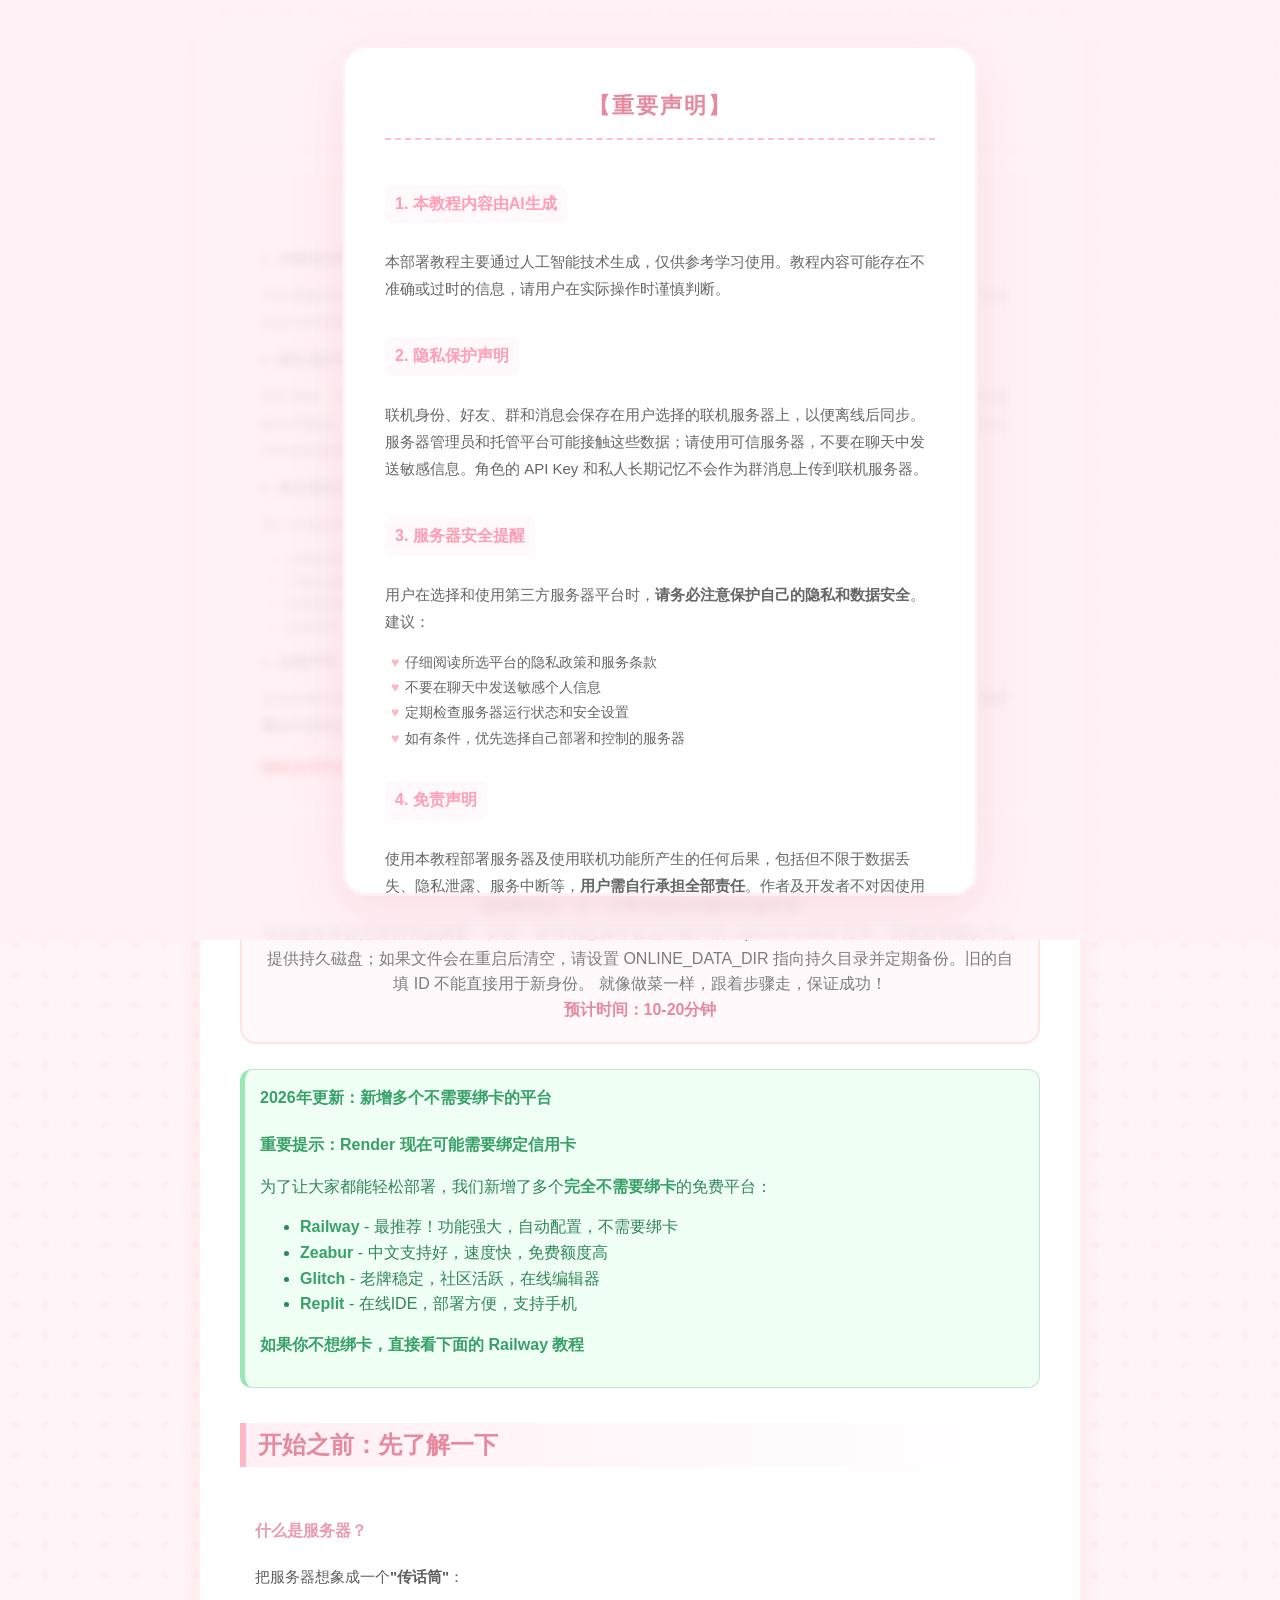
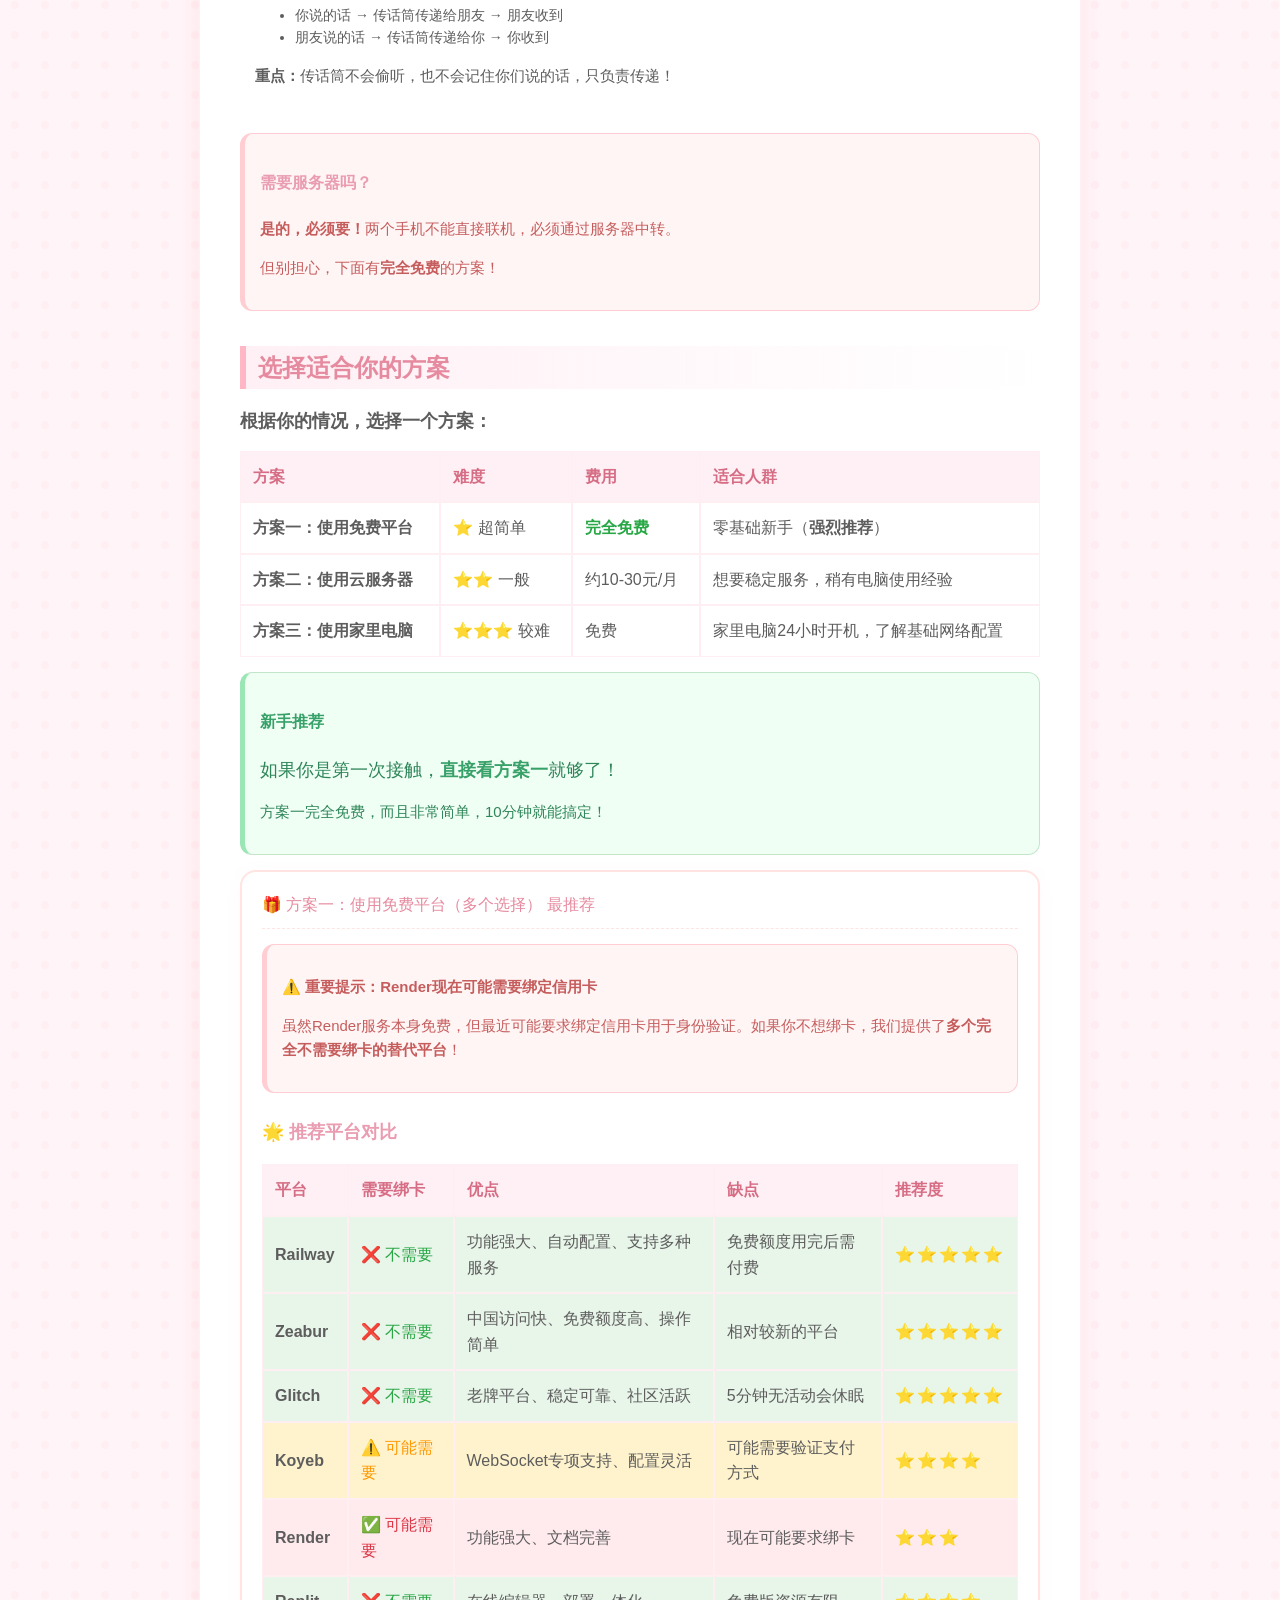
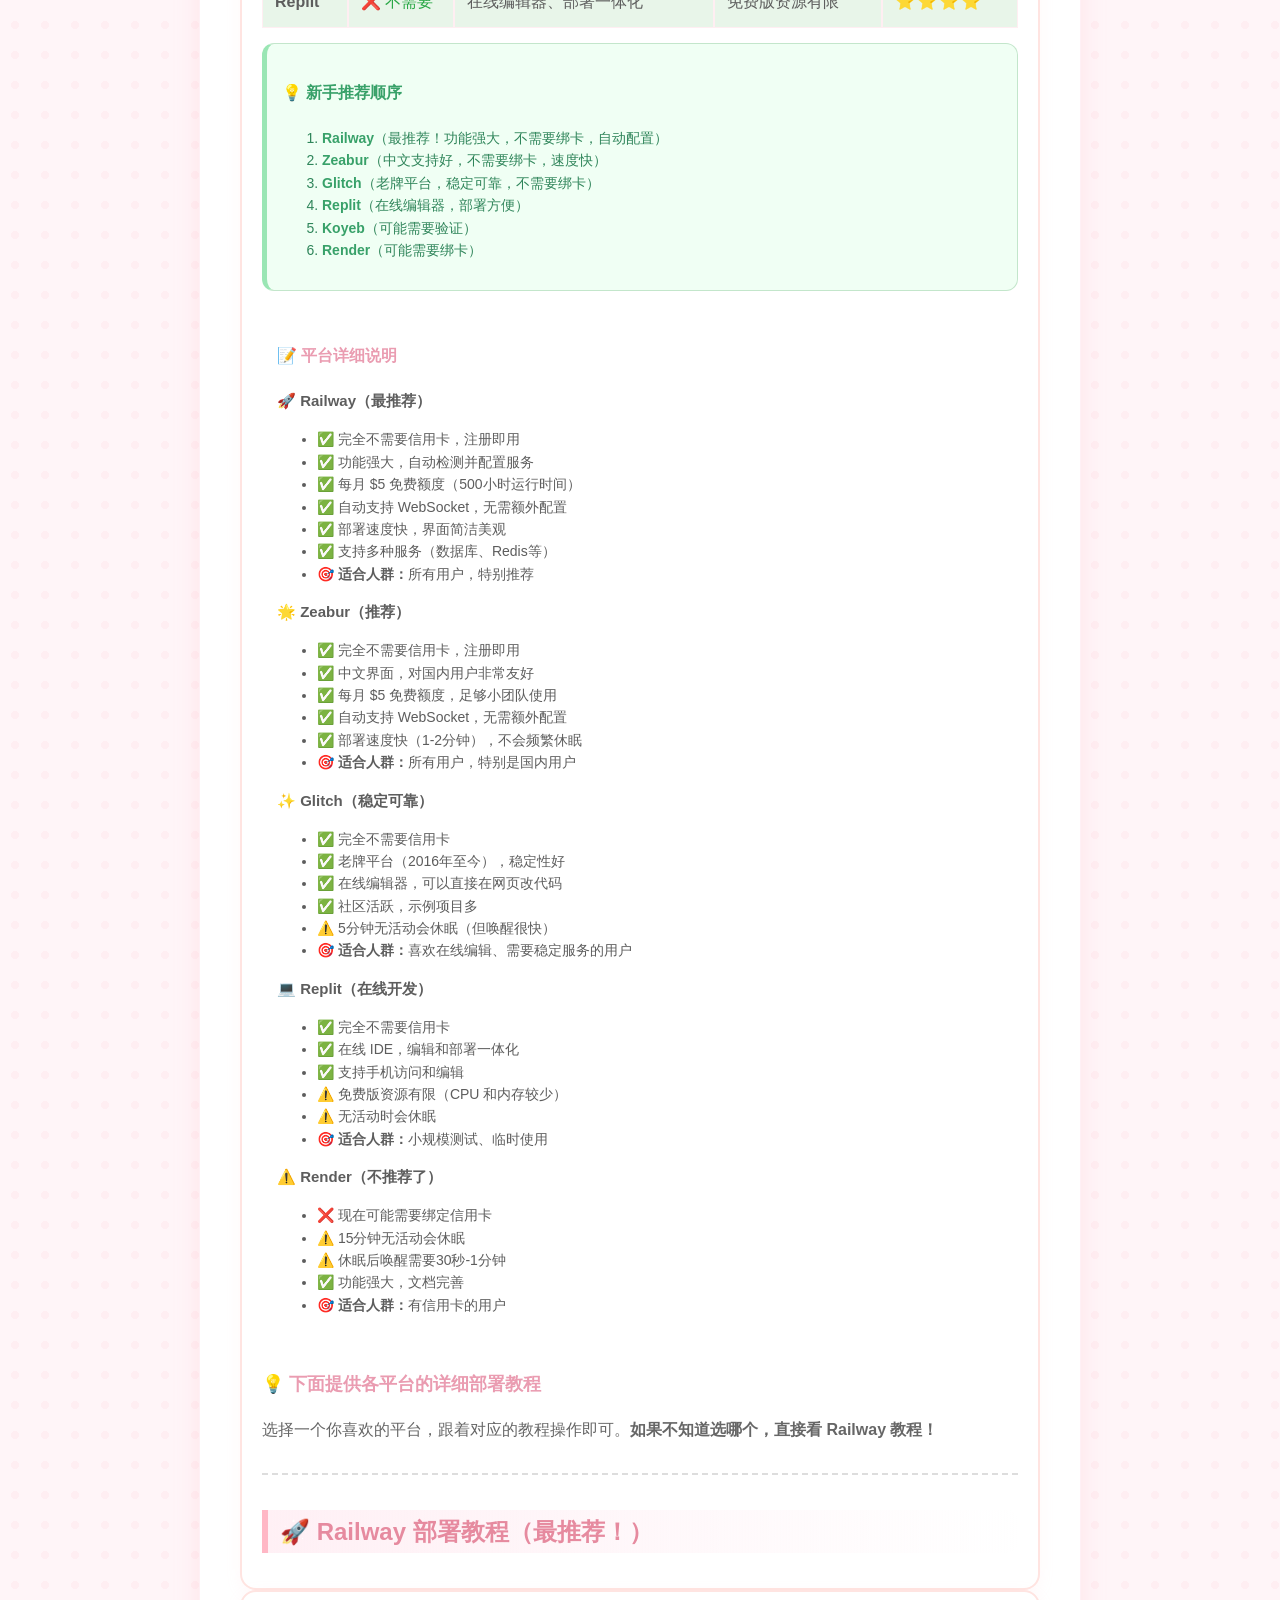
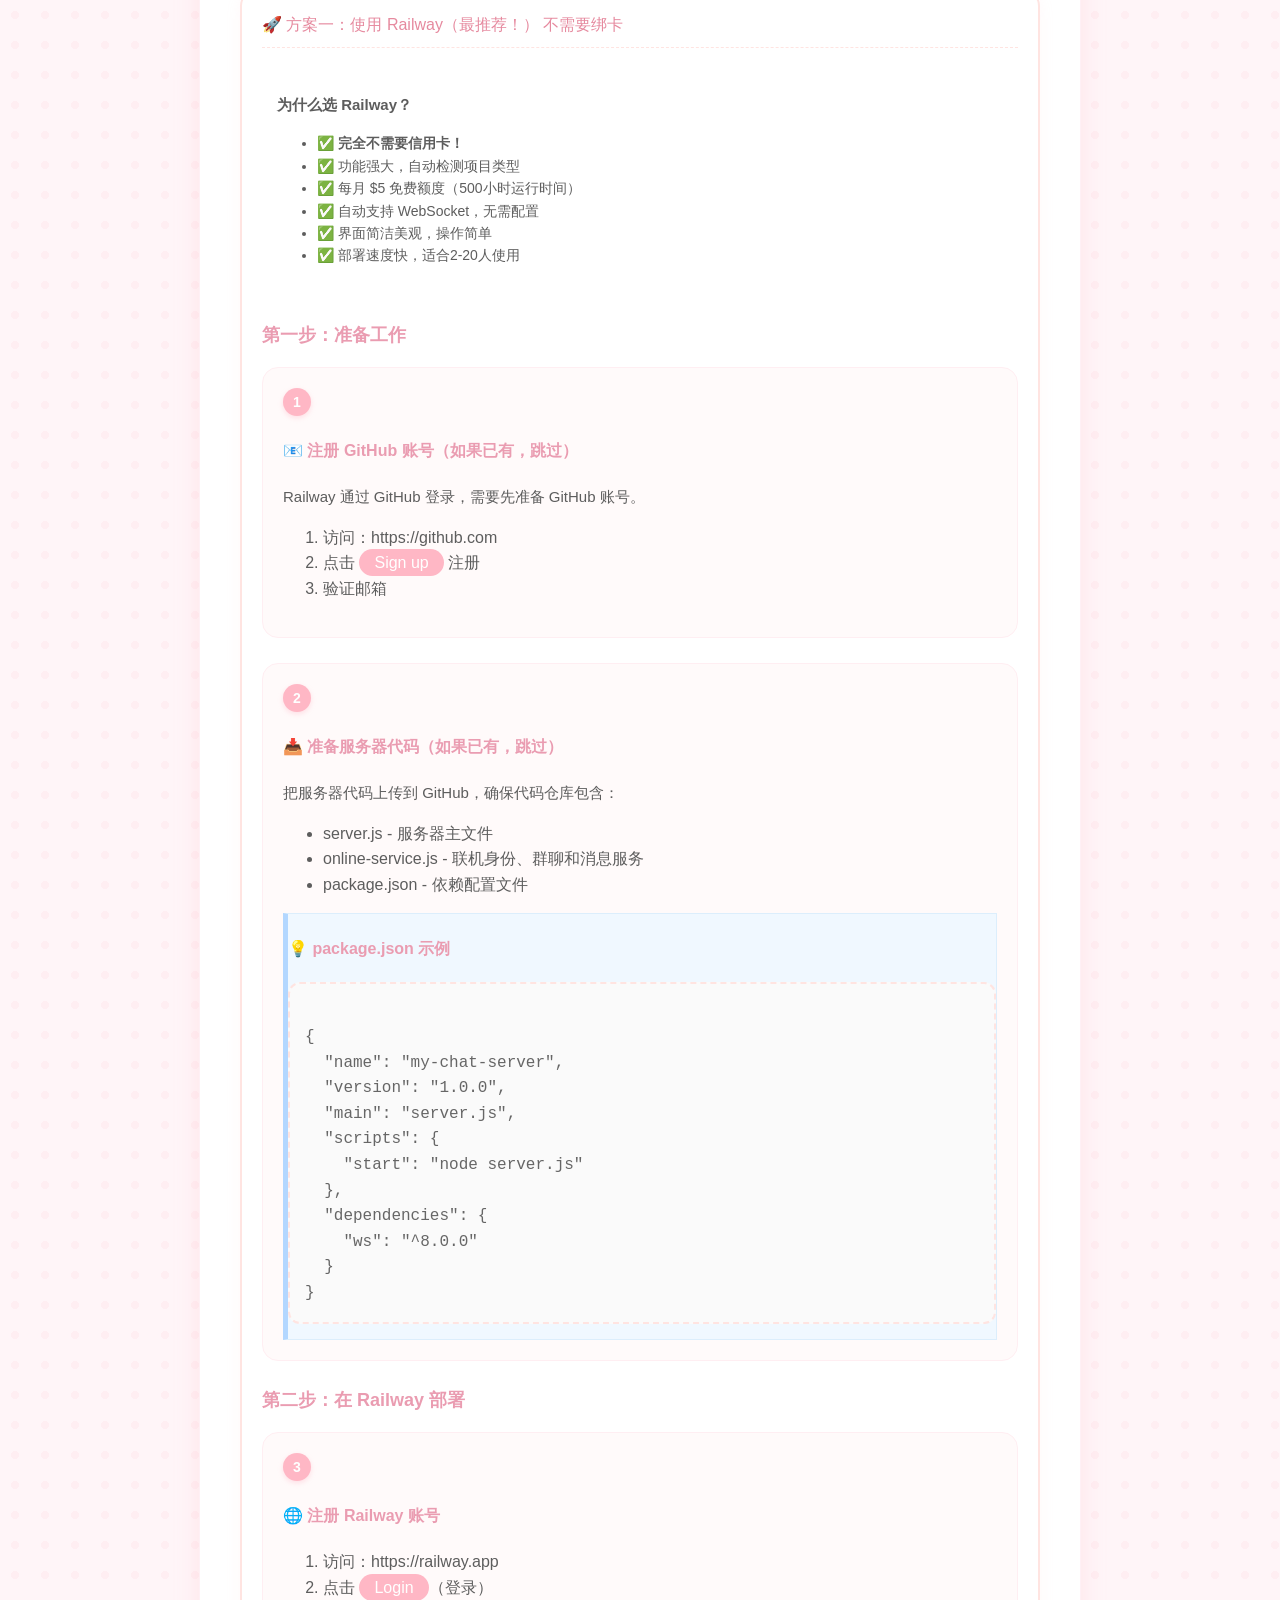
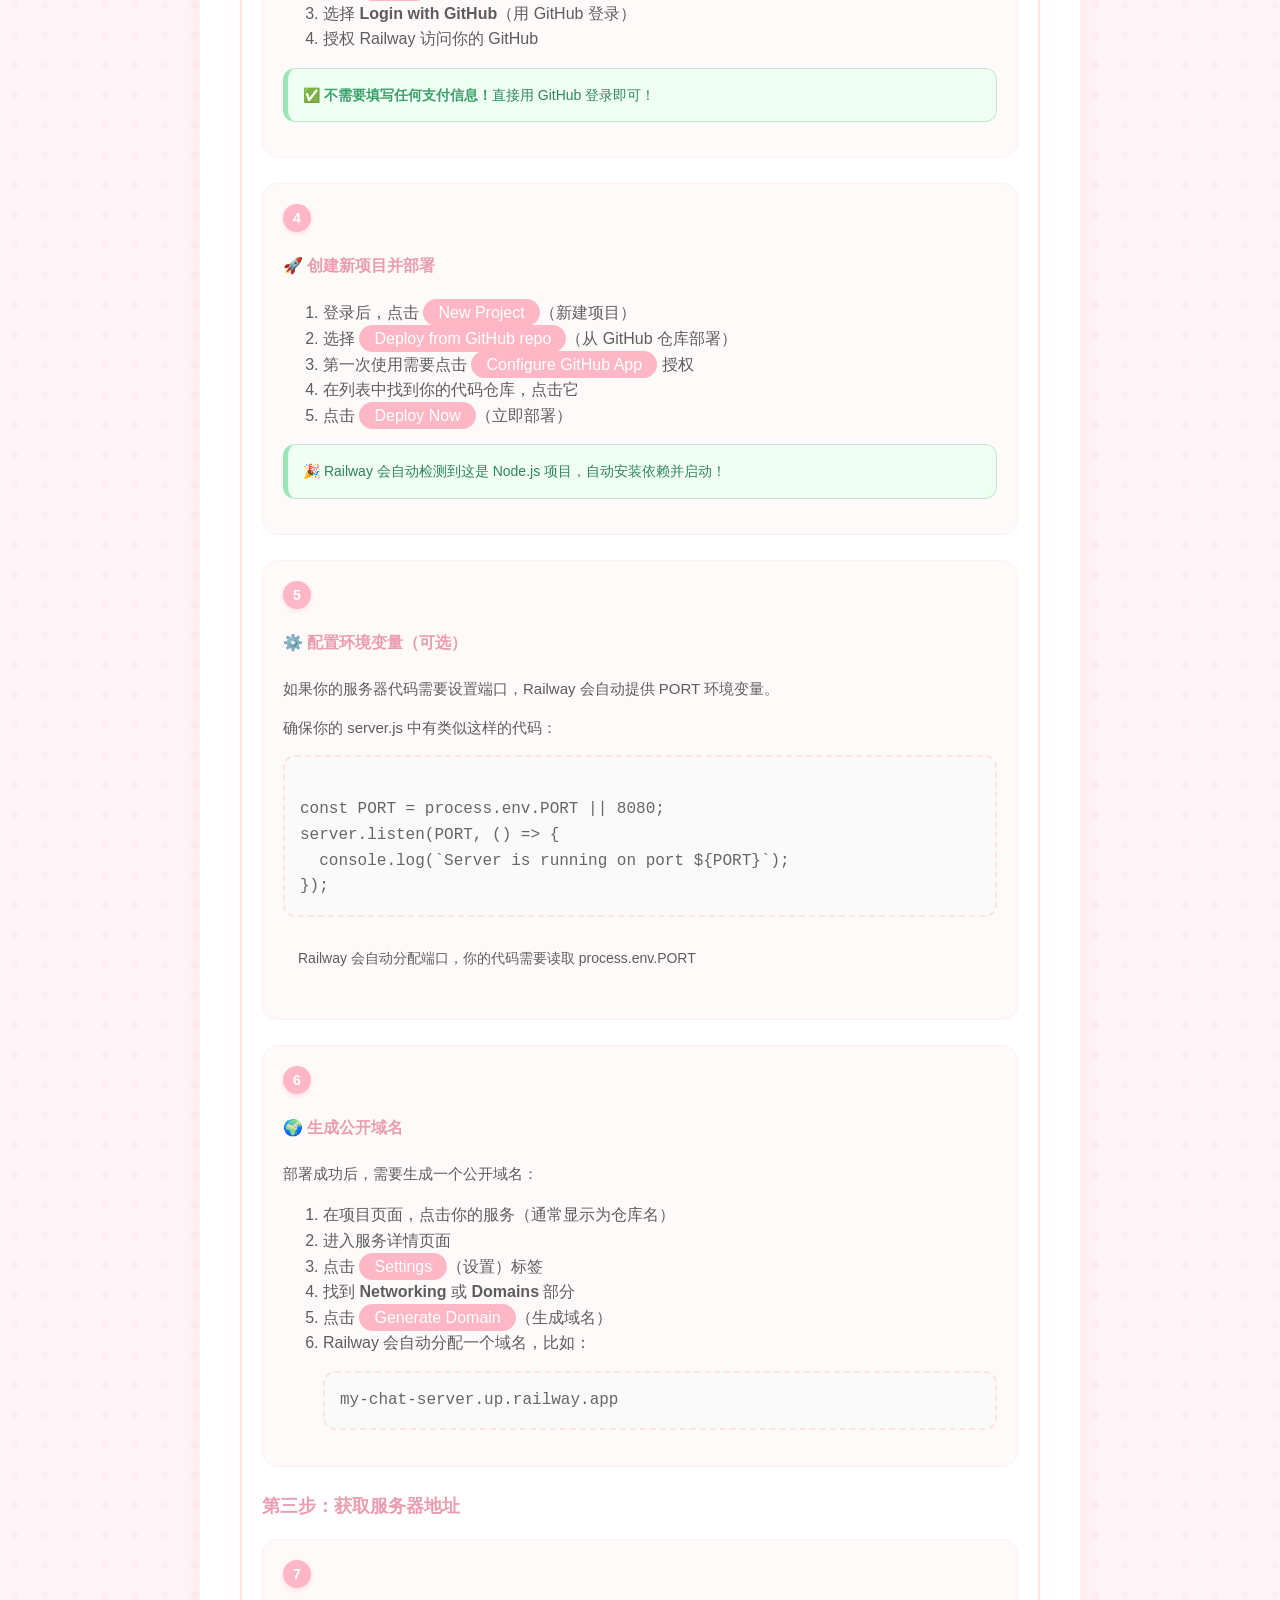
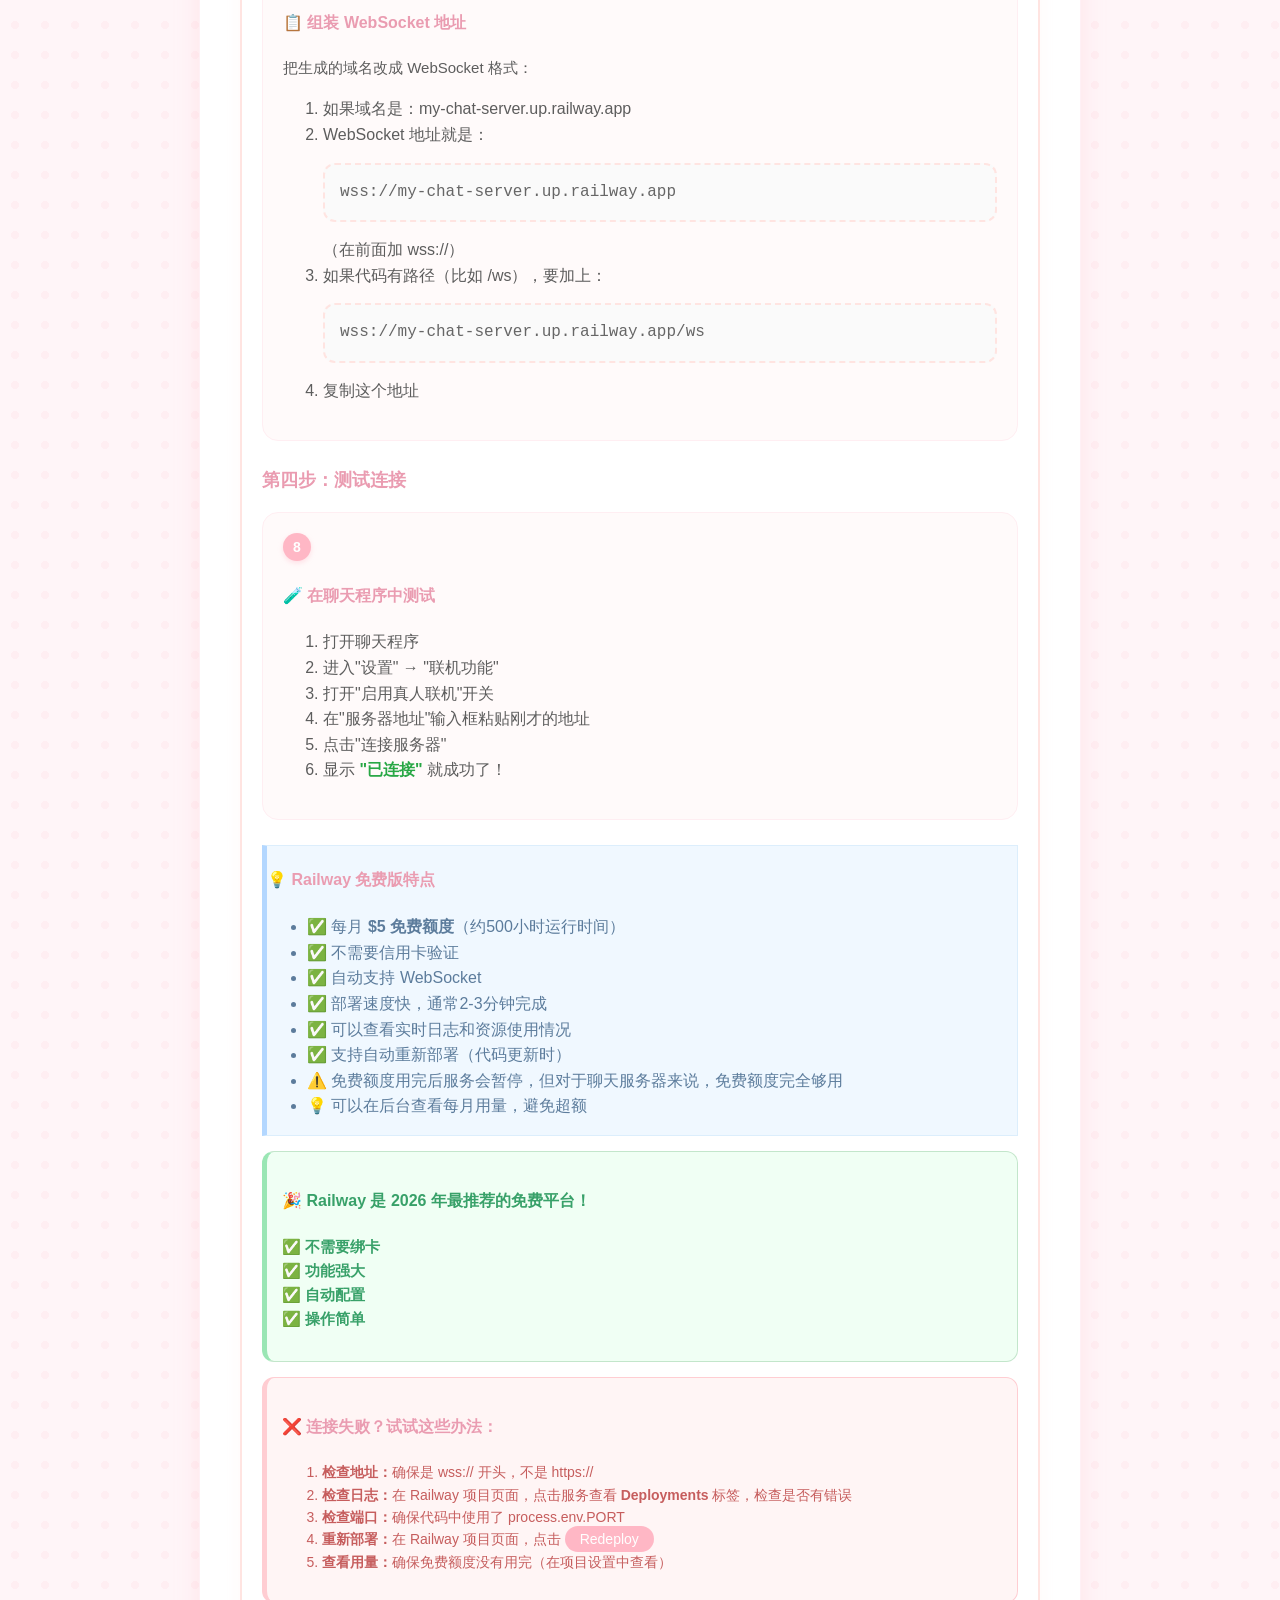
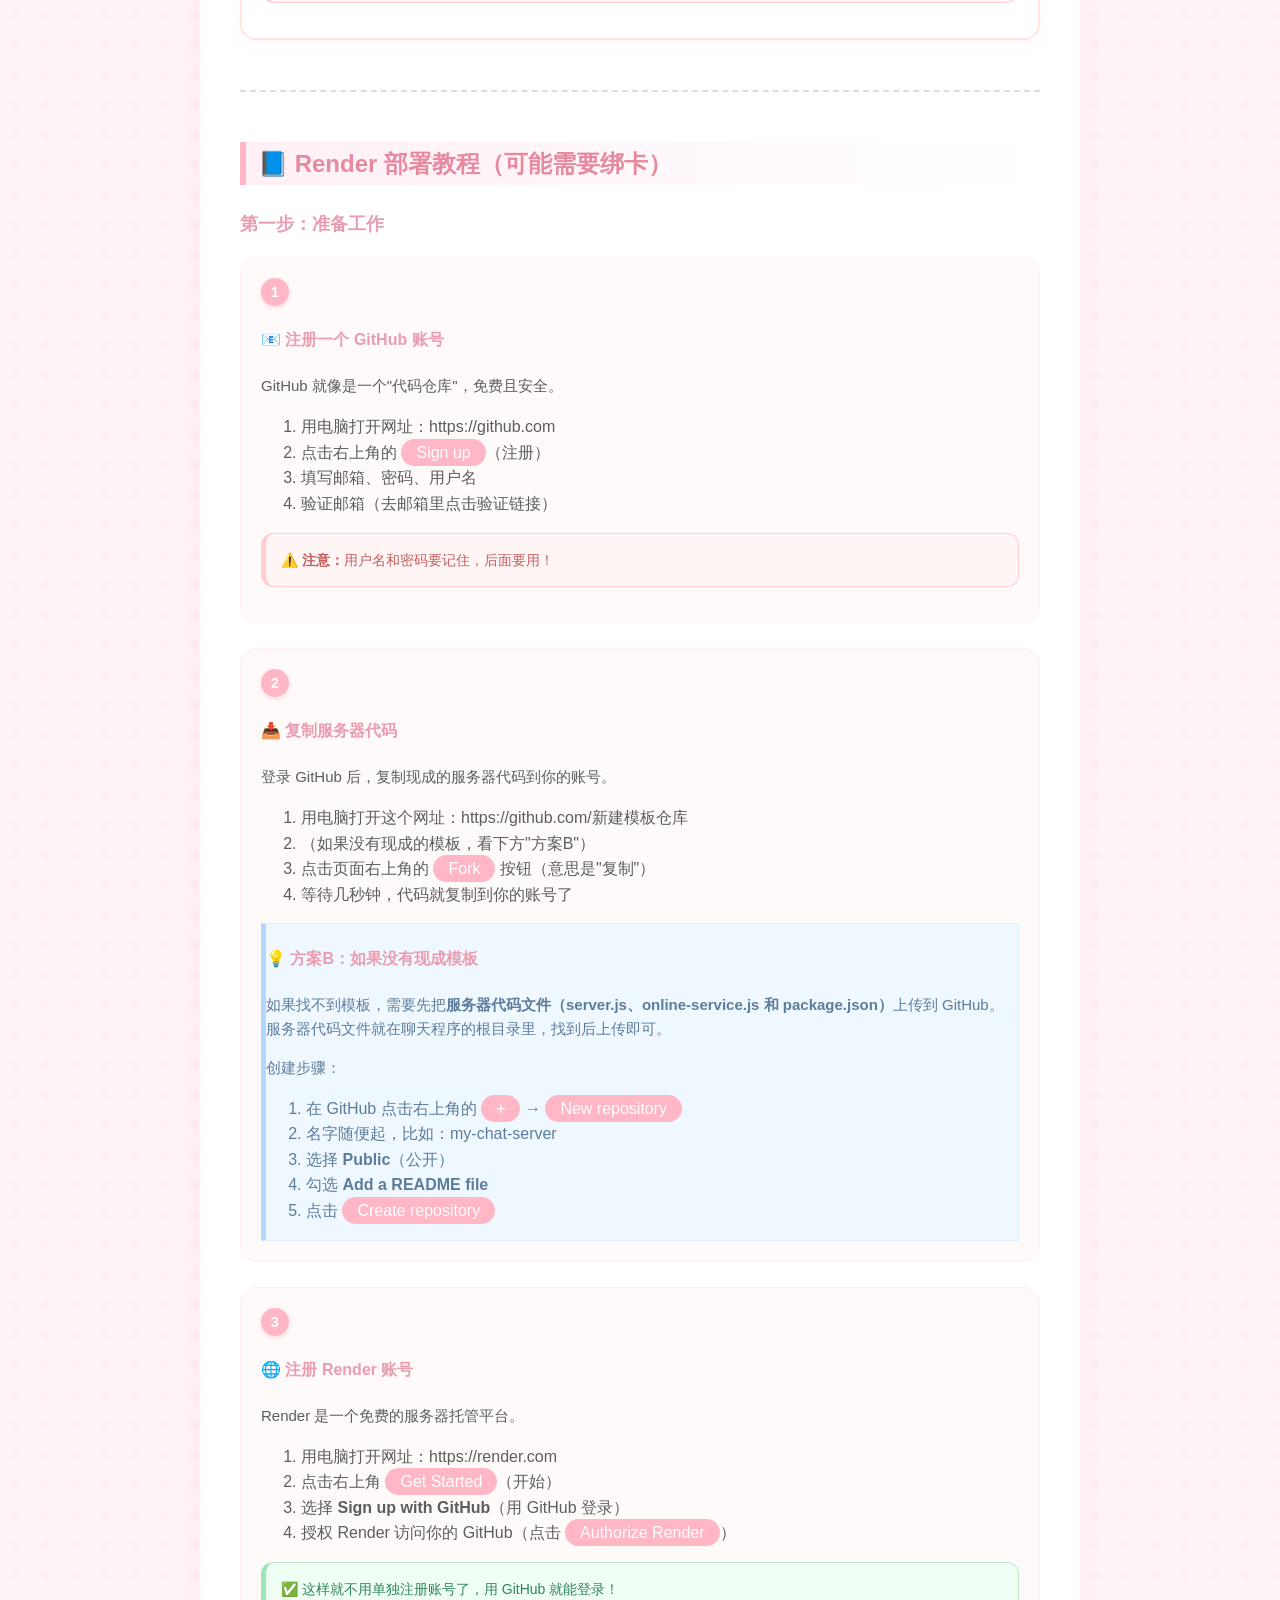
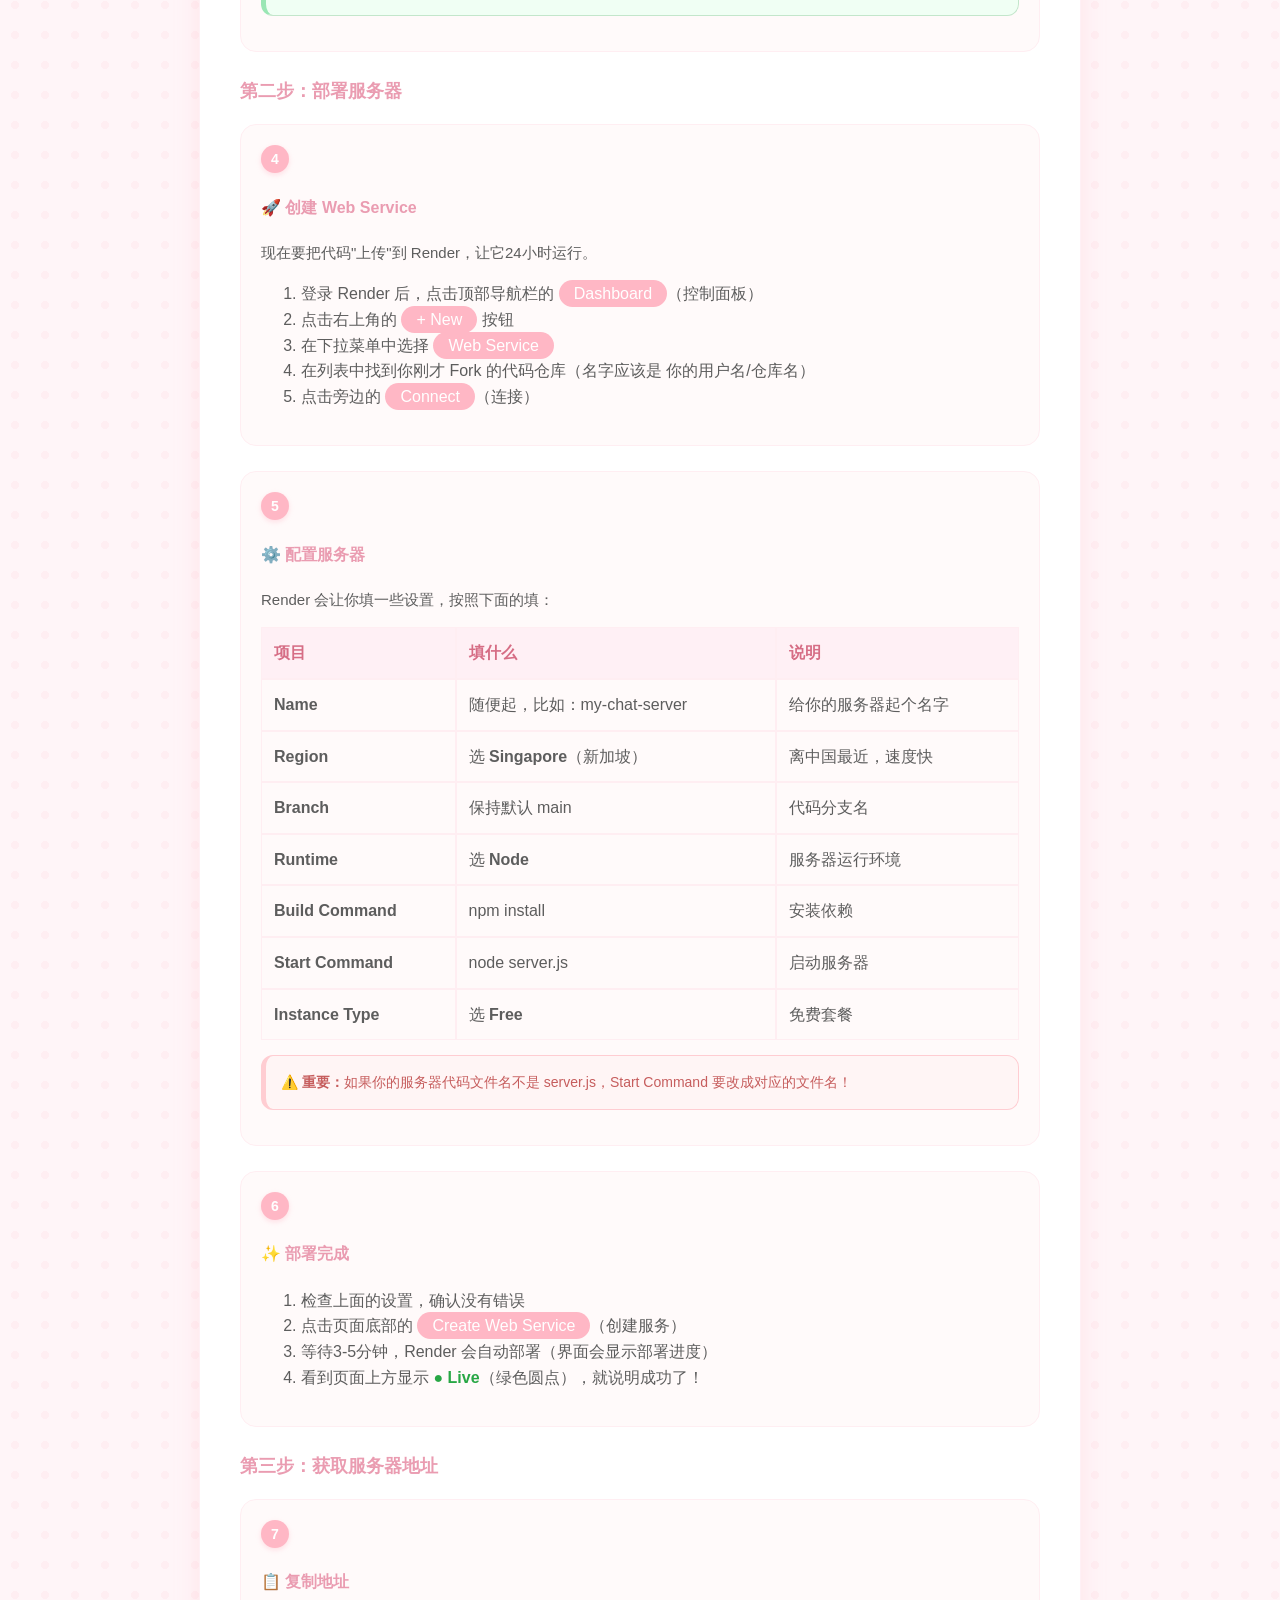
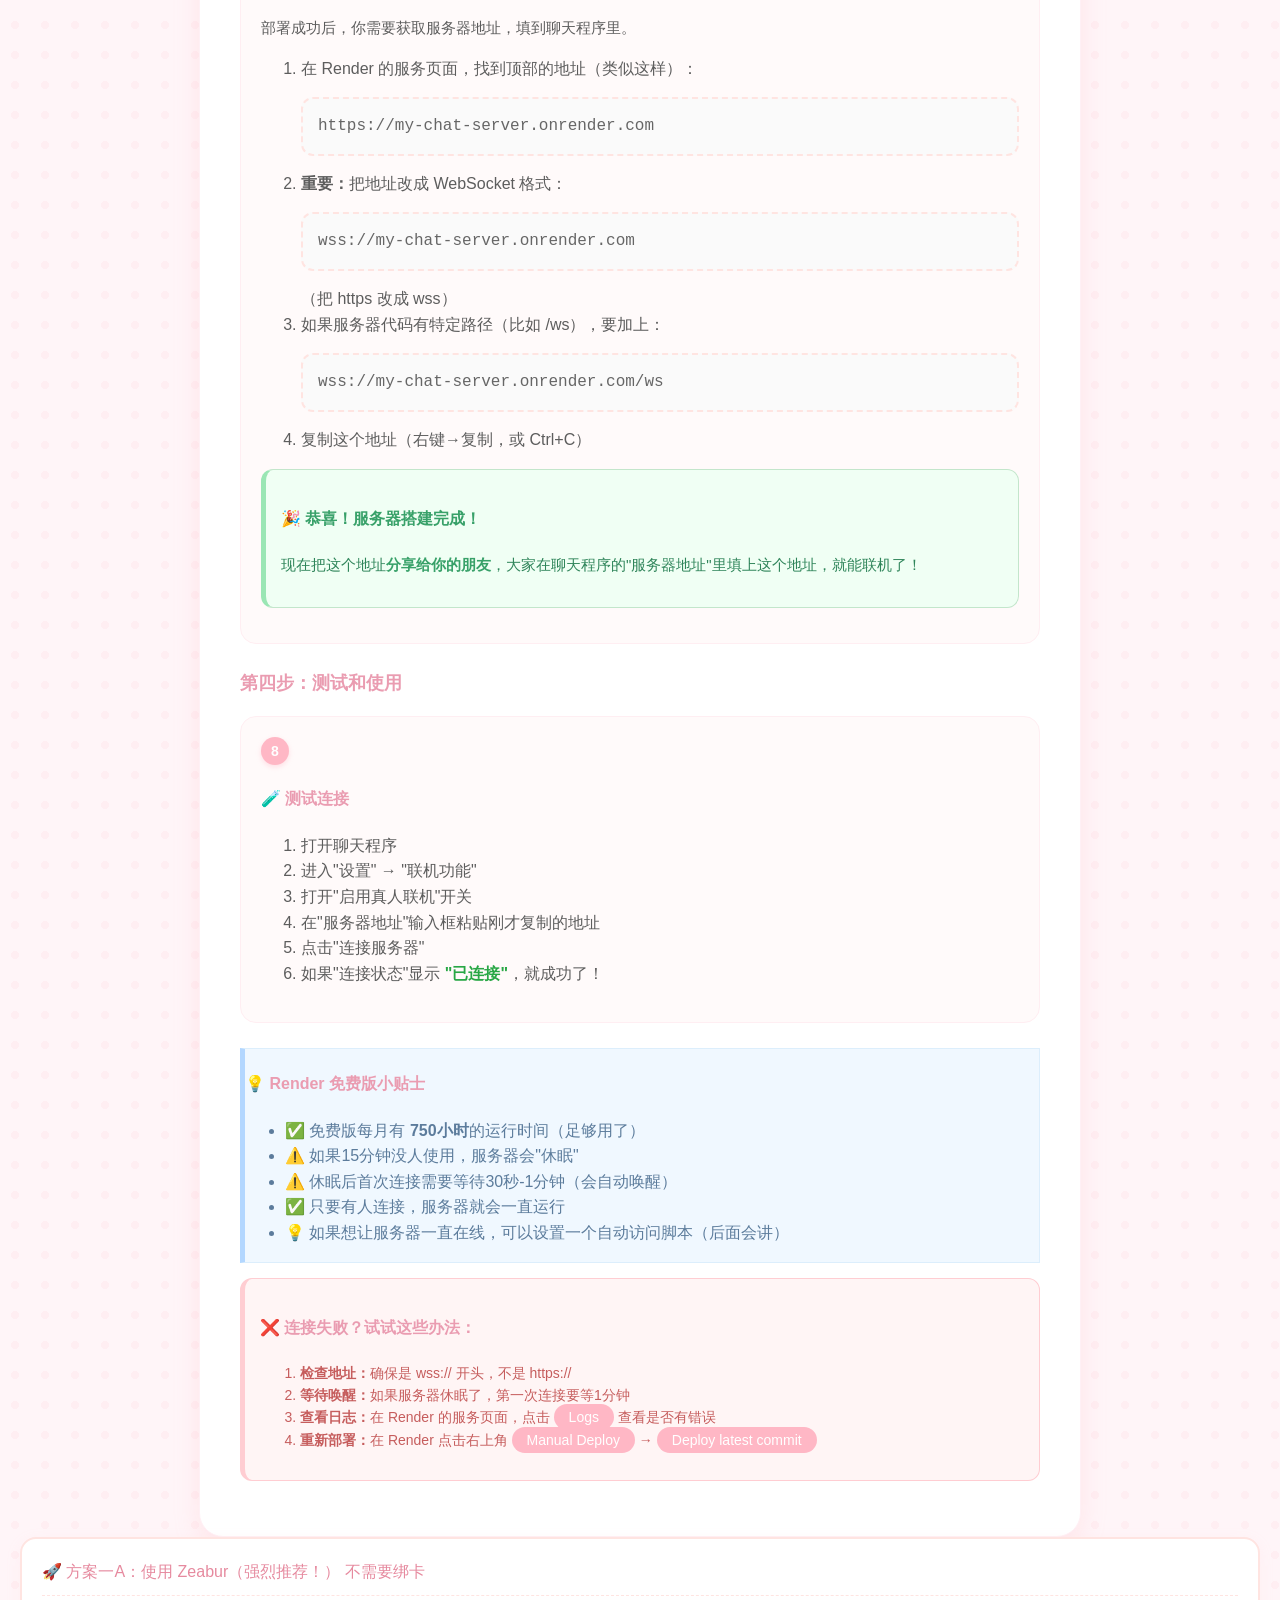
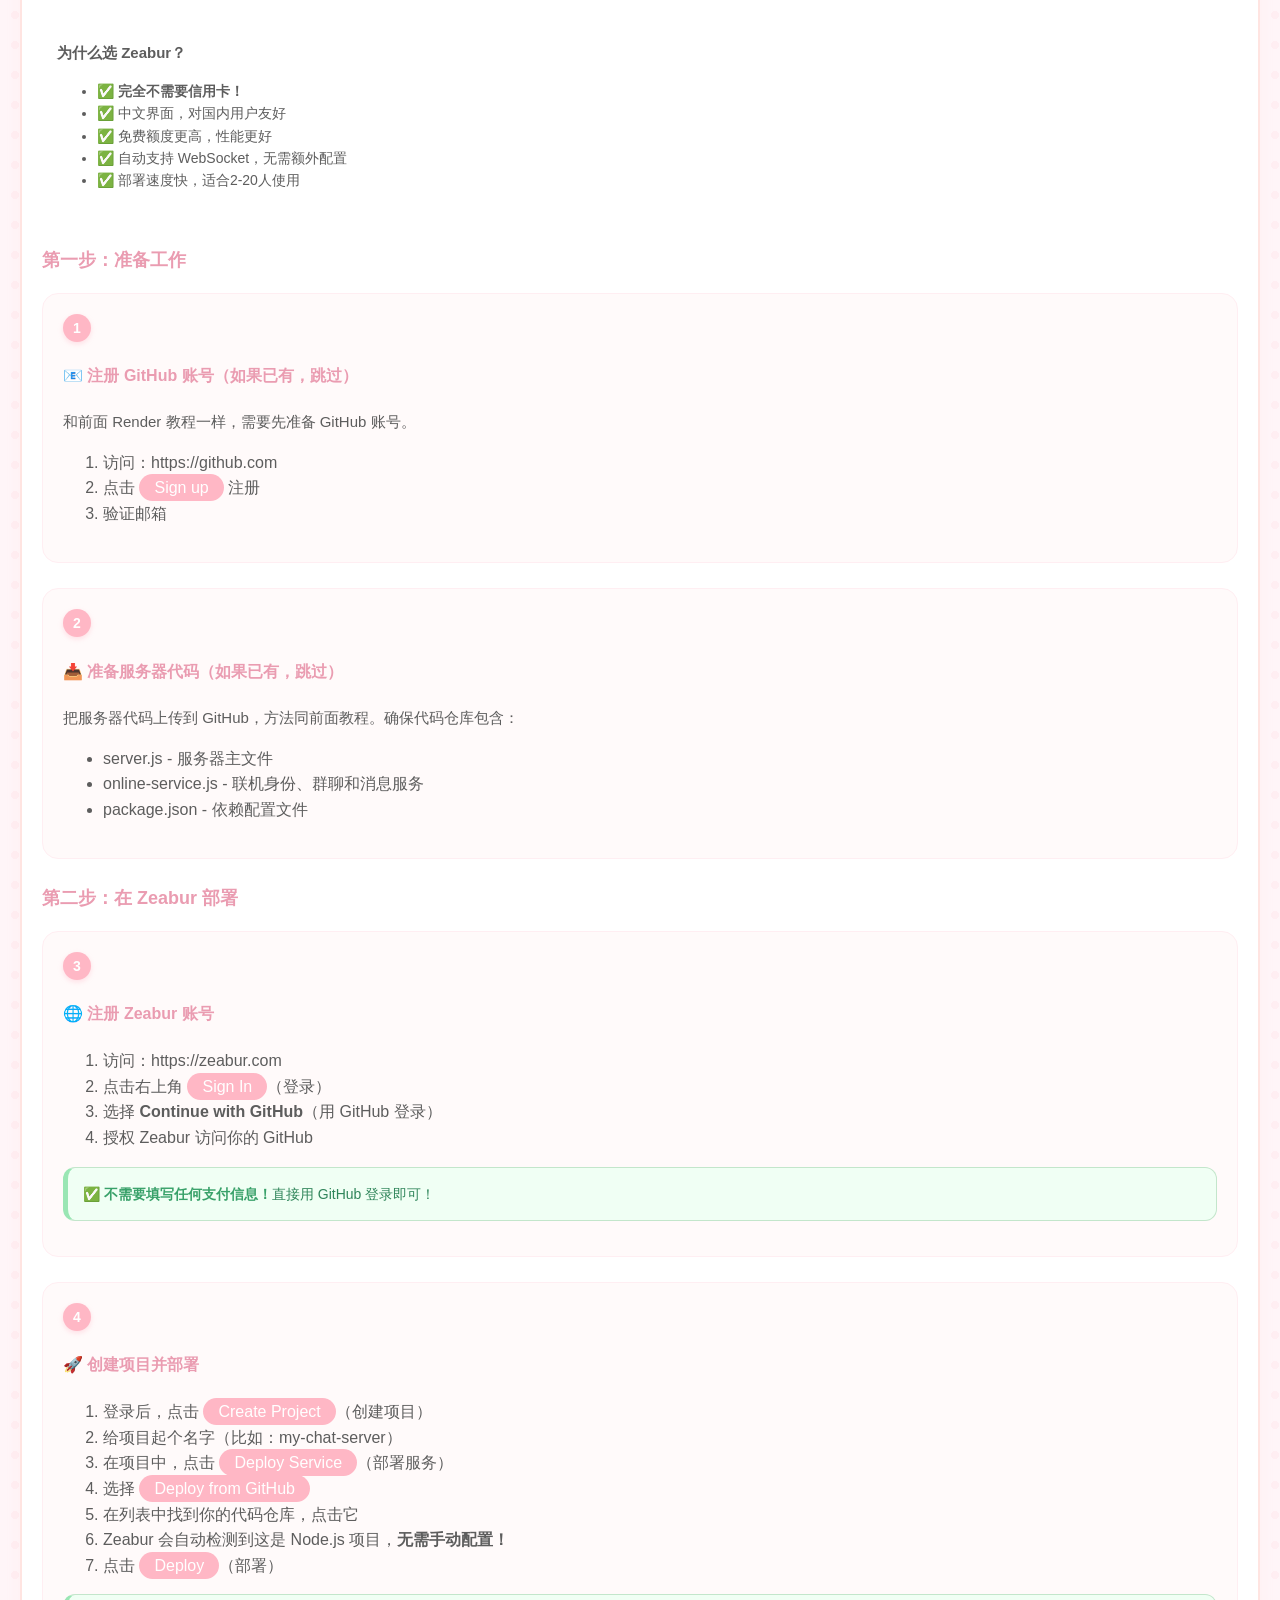
<file: online-help-deploy.html>
<!DOCTYPE html>
<html lang="zh-CN">
<head>
    <meta charset="UTF-8">
    <meta name="viewport" content="width=device-width, initial-scale=1.0">
    <title>联机服务器部署教程</title>
    <style>
        /* 
           简约可爱粉色系主题 - 2026美化版 
           配色：淡粉 (#fff0f5), 柔粉 (#ffe4e1), 蜜桃粉 (#ffb7c5), 纯白 (#ffffff)
        */
        
        body {
            font-family: 'Segoe UI', 'Microsoft YaHei', sans-serif;
            line-height: 1.6;
            color: #5d5d5d !important; /* 柔和的深灰 */
            margin: 0;
            padding: 10px;
            background-color: #fff5f8 !important; /* 极淡的粉色背景 */
            background-image: radial-gradient(#ffeef2 20%, transparent 20%); /* 可爱波点背景 */
            background-size: 20px 20px;
        }

        @media (min-width: 768px) {
            body {
                padding: 20px;
            }
        }

        .container {
            max-width: 800px;
            margin: 0 auto;
            background: #ffffff;
            padding: 20px;
            border-radius: 20px !important; /* 大圆角 */
            box-shadow: 0 8px 25px rgba(255, 182, 193, 0.25) !important; /* 柔和的粉色投影 */
            border: 1px solid #fff0f5;
        }

        @media (min-width: 768px) {
            .container {
                padding: 40px;
                border-radius: 24px !important;
            }
        }

        h1 {
            color: #e68a9f !important; /* 稍深的粉色标题 */
            text-align: center;
            border-bottom: 3px dashed #ffc0cb !important; /* 虚线边框更可爱 */
            padding-bottom: 15px !important;
            margin-bottom: 25px !important;
            font-size: 24px;
            letter-spacing: 1px;
        }

        h2 {
            color: #e68a9f !important;
            margin-top: 35px !important;
            margin-bottom: 15px !important;
            border-left: 6px solid #ffb7c5 !important; /* 柔粉色竖条 */
            padding-left: 12px !important;
            font-size: 20px;
            background: linear-gradient(to right, #fff0f5, transparent);
            border-radius: 0 10px 10px 0;
            line-height: 1.8;
        }

        h3 {
            color: #ea9cb1 !important;
            margin-top: 25px !important;
            font-size: 18px;
            background: none !important;
        }
        
        h4 {
            color: #ea9cb1 !important;
            font-size: 16px;
        }

        p {
            margin-bottom: 15px;
            font-size: 15px;
        }
        
        a {
            color: #e68a9f !important;
            text-decoration: none;
            border-bottom: 1px dashed #e68a9f;
            transition: all 0.3s;
        }
        
        a:hover {
            color: #d66d85 !important;
            background-color: #fff0f5;
            border-radius: 4px;
        }

        .intro-box {
            background-color: #fff9fb !important;
            background: #fff9fb !important; /* 覆盖渐变 */
            border: 2px solid #ffe4e1 !important;
            color: #7d7d7d !important;
            padding: 20px !important;
            border-radius: 16px !important;
            margin-bottom: 25px !important;
            text-align: center;
        }
        
        .intro-box strong {
            color: #e68a9f !important;
        }

        .step {
            margin-bottom: 25px !important;
            padding: 20px !important;
            background: #fffafa !important; /* 极淡的灰粉色 */
            border-radius: 16px !important;
            border: 1px solid #ffeef2 !important;
            transition: transform 0.2s;
        }
        
        .step:hover {
            transform: translateY(-2px);
            box-shadow: 0 5px 15px rgba(255, 182, 193, 0.15);
        }

        .step-number {
            display: inline-block;
            background: #ffb7c5 !important;
            color: white !important;
            width: 28px;
            height: 28px;
            line-height: 28px;
            text-align: center;
            border-radius: 50% !important;
            margin-right: 10px;
            font-weight: bold;
            font-size: 14px;
            box-shadow: 0 2px 5px rgba(255, 183, 197, 0.4);
        }

        code {
            background: #fff0f5 !important;
            padding: 4px 8px;
            border-radius: 6px;
            font-family: Consolas, monospace;
            color: #d66d85 !important;
            font-size: 0.9em;
        }

        .code-block, .example {
            background: #fafafa !important;
            padding: 15px !important;
            border-radius: 12px !important;
            border: 2px dashed #ffe4e1 !important; /* 虚线边框 */
            overflow-x: auto;
            font-family: Consolas, monospace;
            margin: 15px 0 !important;
            color: #666 !important;
            white-space: pre-wrap;
        }
        
        .example-title {
            color: #e68a9f !important;
            font-weight: bold;
            margin-bottom: 8px;
        }
        
        /* 警告/提示框美化 */
        .warning, .tips, .note, .success, .danger {
            padding: 15px !important;
            border-radius: 12px !important;
            margin: 15px 0 !important;
            font-size: 14px;
        }

        .warning {
            background: #fff5f5 !important;
            border: 1px solid #ffcdd2 !important;
            border-left: 5px solid #ffcdd2 !important;
            color: #c65d5d !important;
        }
        
        .danger {
            background: #fff9fa !important;
            border: 2px dashed #ffb7c5 !important;
            border-left: none !important; /* 去掉硬朗的左边框 */
            color: #7d7d7d !important;
            padding: 20px !important;
            border-radius: 16px !important;
        }
        
        .danger h3, .danger h4 {
            color: #e68a9f !important;
            text-align: center;
        }

        .tips, .tips-box {
            background: #f0f8ff !important;
            border: 1px solid #dceefc !important;
            border-left: 5px solid #b3d7ff !important;
            color: #5c7c9c !important;
        }
        
        .tips-railway {
            background: #fdf5ff !important;
            border: 1px solid #ead1ff !important;
            border-left: 5px solid #dcb5ff !important;
            color: #8a6ba1 !important;
        }
        
        .success {
            background: #f0fff4 !important;
            border: 1px solid #c3e6cb !important;
            border-left: 5px solid #9ae6b4 !important;
            color: #2f855a !important;
        }
        
        .success h4, .success strong {
            color: #38a169 !important;
        }

        /* 表格美化 */
        .comparison-table-wrapper {
            overflow-x: auto;
            border-radius: 12px;
            border: 1px solid #ffeef2;
        }

        .comparison-table {
            width: 100%;
            border-collapse: separate;
            border-spacing: 0;
            margin: 10px 0;
            min-width: 600px;
        }

        .comparison-table th, .comparison-table td {
            padding: 12px !important;
            text-align: left;
            border: 1px solid #ffeef2 !important;
            border-bottom: 1px solid #ffeef2 !important;
        }

        .comparison-table th {
            background-color: #fff0f5 !important;
            color: #d66d85 !important;
            font-weight: 600;
        }
        
        /* 推荐星级颜色 */
        .comparison-table td:nth-child(5) {
            color: #ffb7c5 !important; 
            letter-spacing: 2px;
        }
        
        .method-card {
            background: white !important;
            border: 2px solid #ffe4e1 !important;
            border-radius: 16px !important;
            padding: 20px !important;
            box-shadow: 0 4px 15px rgba(255, 182, 193, 0.1) !important;
        }
        
        .method-title {
            color: #e68a9f !important;
            border-bottom: 1px dashed #ffe4e1;
            padding-bottom: 10px;
        }
        
        .button-example {
            background: #ffb7c5 !important;
            color: white !important;
            border-radius: 20px !important; /* 胶囊按钮 */
            padding: 5px 15px !important;
        }

        /* QA 问答框美化 */
        .qa {
            margin: 15px 0 !important;
            padding: 15px !important;
            background: #fffafa !important;
            border-radius: 12px !important;
            border: 1px solid #fff0f5 !important;
            word-wrap: break-word;
        }
        
        .qa strong {
            color: #e68a9f !important;
        }

        @media (min-width: 768px) {
            .qa {
                margin: 20px 0 !important;
                padding: 20px !important;
            }
            
            h1 { font-size: 32px !important; }
            h2 { font-size: 24px !important; }
            body { background-size: 30px 30px !important; }
        }

        /* ====================
           免责声明弹窗美化 (可爱简约风)
           ==================== */
        .disclaimer-modal {
            position: fixed;
            top: 0;
            left: 0;
            width: 100%;
            height: 100%;
            background: rgba(255, 240, 245, 0.85) !important; /* 半透明粉白背景 */
            backdrop-filter: blur(5px);
            display: flex;
            align-items: center;
            justify-content: center;
            z-index: 10000;
            padding: 20px;
        }
        
        .disclaimer-modal.hidden {
            display: none !important;
        }
        
        .disclaimer-content {
            background: white !important;
            max-width: 550px;
            width: 100%;
            max-height: 85vh;
            overflow-y: auto;
            border-radius: 24px !important; /* 超大圆角 */
            padding: 25px !important;
            box-shadow: 0 15px 50px rgba(230, 138, 159, 0.2) !important;
            border: 3px solid #fff0f5 !important;
        }
        
        @media (min-width: 768px) {
            .disclaimer-content {
                padding: 40px !important;
            }
        }
        
        .disclaimer-title {
            color: #e68a9f !important;
            font-size: 22px;
            font-weight: bold;
            text-align: center;
            margin-bottom: 25px !important;
            border-bottom: 2px dashed #ffc0cb !important;
            padding-bottom: 15px !important;
            letter-spacing: 2px;
        }
        
        .disclaimer-text {
            line-height: 1.8;
            color: #666 !important;
            margin-bottom: 25px !important;
            font-size: 14px;
        }
        
        .disclaimer-text h4 {
            color: #ff9eb5 !important;
            margin: 20px 0 10px 0 !important;
            font-size: 16px;
            background: #fff9fb;
            display: inline-block;
            padding: 5px 10px;
            border-radius: 8px;
        }
        
        .disclaimer-text ul {
            margin: 10px 0 !important;
            padding-left: 20px !important;
            list-style-type: none !important;
        }
        
        .disclaimer-text ul li::before {
            content: "♥"; /* 用爱心代替圆点 */
            color: #ffb7c5;
            display: inline-block;
            width: 1em;
            margin-left: -1em;
        }
        
        /* 输入区域美化 */
        .disclaimer-input-section {
            margin-top: 30px !important;
            padding: 20px !important;
            background: #fff5f8 !important;
            border-radius: 16px !important;
            border: 2px dashed #ffb7c5 !important;
            text-align: center;
        }
        
        .disclaimer-input-label {
            display: block;
            margin-bottom: 15px !important;
            font-weight: bold;
            color: #8c5b65 !important;
            font-size: 14px;
        }
        
        .disclaimer-required-text {
            display: inline-block !important;
            margin: 5px 0 15px 0 !important;
            padding: 10px 20px !important;
            background: #ffffff !important;
            border: 2px solid #ffdae0 !important;
            border-radius: 30px !important;
            color: #e68a9f !important;
            font-size: 16px;
            font-weight: bold;
            letter-spacing: 1px;
            box-shadow: 0 2px 10px rgba(255, 182, 193, 0.2) !important;
            text-align: center;
        }
        
        .disclaimer-input {
            width: 100%;
            padding: 12px !important;
            border: 2px solid #ffe4e1 !important;
            border-radius: 12px !important;
            font-size: 14px;
            box-sizing: border-box;
            text-align: center;
            transition: all 0.3s;
            color: #666;
            background: white !important;
        }
        
        .disclaimer-input:focus {
            outline: none;
            border-color: #ffb7c5 !important;
            box-shadow: 0 0 0 3px rgba(255, 183, 197, 0.2);
        }
        
        .disclaimer-button {
            width: 100%;
            padding: 14px !important;
            background: linear-gradient(to right, #ffb7c5, #ff9eb5) !important;
            color: white !important;
            border: none;
            border-radius: 50px !important;
            font-size: 16px;
            font-weight: bold;
            cursor: pointer;
            margin-top: 20px !important;
            transition: transform 0.2s, box-shadow 0.2s;
            box-shadow: 0 4px 15px rgba(255, 158, 181, 0.3) !important;
        }
        
        .disclaimer-button:hover {
            transform: translateY(-2px);
            box-shadow: 0 6px 20px rgba(255, 158, 181, 0.4) !important;
        }
        
        .disclaimer-error {
            color: #e68a9f !important;
            font-size: 13px;
            margin-top: 10px !important;
            display: none;
            background: #fff;
            padding: 5px 10px;
            border-radius: 20px;
        }
        
        /* 滚动条美化 */
        ::-webkit-scrollbar {
            width: 8px;
            height: 8px;
        }
        ::-webkit-scrollbar-track {
            background: #fff5f8; 
            border-radius: 4px;
        }
        ::-webkit-scrollbar-thumb {
            background: #ffcdd2; 
            border-radius: 4px;
        }
        ::-webkit-scrollbar-thumb:hover {
            background: #e68a9f; 
        }

        /* 移动端深度适配 */
        @media (max-width: 480px) {
            body { padding: 6px; background-size: 15px 15px !important; }
            .container { padding: 12px; border-radius: 14px !important; }
            h1 { font-size: 18px !important; padding-bottom: 10px !important; margin-bottom: 16px !important; }
            h2 { font-size: 16px !important; margin-top: 22px !important; padding-left: 10px !important; border-left-width: 4px !important; line-height: 1.6; }
            h3 { font-size: 14px !important; margin-top: 16px !important; }
            h4 { font-size: 13px !important; }
            p { font-size: 13px; margin-bottom: 10px; }
            .intro-box { padding: 12px !important; border-radius: 12px !important; }
            .step { padding: 12px !important; margin-bottom: 14px !important; border-radius: 12px !important; }
            .step-number { width: 24px; height: 24px; line-height: 24px; font-size: 12px; }
            code { font-size: 12px; padding: 2px 5px; }
            .code-block, .example { padding: 10px !important; font-size: 12px; border-radius: 10px !important; white-space: pre-wrap; word-break: break-all; }
            .warning, .tips, .note, .success, .danger, .tips-railway { padding: 10px !important; border-radius: 10px !important; font-size: 12px; }
            .comparison-table th, .comparison-table td { padding: 8px 6px !important; font-size: 11px; }
            .comparison-table { min-width: 500px; }
            .method-card { padding: 12px !important; border-radius: 12px !important; }
            .qa { padding: 10px !important; margin: 10px 0 !important; }
            .disclaimer-content { padding: 16px !important; border-radius: 16px !important; }
            .disclaimer-title { font-size: 18px; margin-bottom: 16px !important; }
            .disclaimer-text { font-size: 12px; }
            .disclaimer-input-section { padding: 14px !important; }
            img { max-width: 100%; height: auto; }
        }
        @media (min-width: 481px) and (max-width: 768px) {
            .container { padding: 24px; }
            h1 { font-size: 22px !important; }
            h2 { font-size: 18px !important; }
            .code-block, .example { font-size: 13px; }
            .comparison-table { min-width: 550px; }
        }
    </style>
</head>
<body>
    <!-- 免责声明弹窗 -->
    <div class="disclaimer-modal" id="disclaimerModal">
        <div class="disclaimer-content">
            <div class="disclaimer-title">【重要声明】</div>
            <div class="disclaimer-text">
                <h4>1. 本教程内容由AI生成</h4>
                <p>本部署教程主要通过人工智能技术生成，仅供参考学习使用。教程内容可能存在不准确或过时的信息，请用户在实际操作时谨慎判断。</p>
                
                <h4>2. 隐私保护声明</h4>
                <p>联机身份、好友、群和消息会保存在用户选择的联机服务器上，以便离线后同步。服务器管理员和托管平台可能接触这些数据；请使用可信服务器，不要在聊天中发送敏感信息。角色的 API Key 和私人长期记忆不会作为群消息上传到联机服务器。</p>
                
                <h4>3. 服务器安全提醒</h4>
                <p>用户在选择和使用第三方服务器平台时，<strong>请务必注意保护自己的隐私和数据安全</strong>。建议：</p>
                <ul>
                    <li>仔细阅读所选平台的隐私政策和服务条款</li>
                    <li>不要在聊天中发送敏感个人信息</li>
                    <li>定期检查服务器运行状态和安全设置</li>
                    <li>如有条件，优先选择自己部署和控制的服务器</li>
                </ul>
                
                <h4>4. 免责声明</h4>
                <p>使用本教程部署服务器及使用联机功能所产生的任何后果，包括但不限于数据丢失、隐私泄露、服务中断等，<strong>用户需自行承担全部责任</strong>。作者及开发者不对因使用本教程而产生的任何直接或间接损失承担责任。</p>
            </div>
            
            <div class="disclaimer-input-section">
                <label class="disclaimer-input-label">请输入以下文字以确认您已阅读并同意上述声明：</label>
                <div class="disclaimer-required-text">我已经知晓上述所有条例</div>
                <input 
                    type="text" 
                    class="disclaimer-input" 
                    id="disclaimerInput" 
                    placeholder="请在此输入上方文字"
                    autocomplete="off"
                >
                <div class="disclaimer-error" id="disclaimerError">输入内容不正确，请完整输入：我已经知晓上述所有条例</div>
            </div>
            
            <button class="disclaimer-button" id="disclaimerButton">确定并继续</button>
        </div>
    </div>
    <div class="container">
        <h1>联机服务器部署教程（超详细版）</h1>
        
        <div class="danger" style="margin: 20px 0; padding: 20px; border-left: 5px solid #dc3545; background: #fff5f5;">
            <h4 style="color: #dc3545; margin-top: 0; font-weight: bold;">【重要声明】</h4>
            <p style="margin: 10px 0; line-height: 1.8;"><strong>1. 本教程内容由AI生成</strong></p>
            <p style="margin: 10px 0; line-height: 1.8;">本部署教程主要通过人工智能技术生成，仅供参考学习使用。教程内容可能存在不准确或过时的信息，请用户在实际操作时谨慎判断。</p>
            
            <p style="margin: 10px 0; line-height: 1.8;"><strong>2. 隐私保护声明</strong></p>
            <p style="margin: 10px 0; line-height: 1.8;">联机身份、好友、群和消息会保存在用户选择的联机服务器上，以便离线后同步。服务器管理员和托管平台可能接触这些数据；请使用可信服务器，不要在聊天中发送敏感信息。角色的 API Key 和私人长期记忆不会作为群消息上传到联机服务器。</p>
            
            <p style="margin: 10px 0; line-height: 1.8;"><strong>3. 服务器安全提醒</strong></p>
            <p style="margin: 10px 0; line-height: 1.8;">用户在选择和使用第三方服务器平台时，<strong>请务必注意保护自己的隐私和数据安全</strong>。建议：</p>
            <ul style="margin: 10px 0; padding-left: 25px;">
                <li>仔细阅读所选平台的隐私政策和服务条款</li>
                <li>不要在聊天中发送敏感个人信息</li>
                <li>定期检查服务器运行状态和安全设置</li>
                <li>如有条件，优先选择自己部署和控制的服务器</li>
            </ul>
            
            <p style="margin: 10px 0; line-height: 1.8;"><strong>4. 免责声明</strong></p>
            <p style="margin: 10px 0; line-height: 1.8;">使用本教程部署服务器及使用联机功能所产生的任何后果，包括但不限于数据丢失、隐私泄露、服务中断等，<strong>用户需自行承担全部责任</strong>。作者及开发者不对因使用本教程而产生的任何直接或间接损失承担责任。</p>
            
            <p style="margin: 15px 0 0 0; line-height: 1.8; font-weight: bold; color: #dc3545;">继续使用即表示您已阅读并同意以上声明。</p>
        </div>
        
        <div class="intro-box">
            <strong style="font-size: 18px; color: white;">写给零基础的朋友</strong><br><br>
            这份教程会一步一步教你如何搭建联机服务器<br>
            联机服务器会把身份凭据摘要、好友、群和消息保存在运行账户的 <span class="code-line">.ephone-online</span> 目录。部署前请确认平台提供持久磁盘；如果文件会在重启后清空，请设置 <span class="code-line">ONLINE_DATA_DIR</span> 指向持久目录并定期备份。旧的自填 ID 不能直接用于新身份。
            就像做菜一样，跟着步骤走，保证成功！<br>
            <strong style="color: white;">预计时间：10-20分钟</strong>
        </div>

        <div class="success" style="margin: 20px 0; padding: 20px; border-left: 5px solid #28a745;">
            <h4 style="color: #28a745; margin-top: 0;">2026年更新：新增多个不需要绑卡的平台</h4>
            <p style="font-size: 16px; margin-bottom: 10px;"><strong>重要提示：Render 现在可能需要绑定信用卡</strong></p>
            <p style="font-size: 16px;">为了让大家都能轻松部署，我们新增了多个<strong>完全不需要绑卡</strong>的免费平台：</p>
            <ul style="font-size: 16px; margin: 15px 0;">
                <li><strong>Railway</strong> - 最推荐！功能强大，自动配置，不需要绑卡</li>
                <li><strong>Zeabur</strong> - 中文支持好，速度快，免费额度高</li>
                <li><strong>Glitch</strong> - 老牌稳定，社区活跃，在线编辑器</li>
                <li><strong>Replit</strong> - 在线IDE，部署方便，支持手机</li>
            </ul>
            <p style="font-size: 16px; margin-top: 15px;"><strong>如果你不想绑卡，直接看下面的 Railway 教程</strong></p>
        </div>

        <h2>开始之前：先了解一下</h2>
        
        <div class="note">
            <h4>什么是服务器？</h4>
            <p>把服务器想象成一个<strong>"传话筒"</strong>：</p>
            <ul>
                <li>你说的话 → 传话筒传递给朋友 → 朋友收到</li>
                <li>朋友说的话 → 传话筒传递给你 → 你收到</li>
            </ul>
            <p><strong>重点：</strong>传话筒不会偷听，也不会记住你们说的话，只负责传递！</p>
        </div>

        <div class="warning">
            <h4>需要服务器吗？</h4>
            <p><strong>是的，必须要！</strong>两个手机不能直接联机，必须通过服务器中转。</p>
            <p>但别担心，下面有<strong>完全免费</strong>的方案！</p>
        </div>

        <h2>选择适合你的方案</h2>
        
        <p style="font-size: 18px;"><strong>根据你的情况，选择一个方案：</strong></p>

        <table class="comparison-table">
            <tr>
                <th>方案</th>
                <th>难度</th>
                <th>费用</th>
                <th>适合人群</th>
            </tr>
            <tr>
                <td><strong>方案一：使用免费平台</strong></td>
                <td><span class="difficulty difficulty-easy">⭐ 超简单</span></td>
                <td><strong style="color: #28a745;">完全免费</strong></td>
                <td>零基础新手（<strong>强烈推荐</strong>）</td>
            </tr>
            <tr>
                <td><strong>方案二：使用云服务器</strong></td>
                <td><span class="difficulty difficulty-medium">⭐⭐ 一般</span></td>
                <td>约10-30元/月</td>
                <td>想要稳定服务，稍有电脑使用经验</td>
            </tr>
            <tr>
                <td><strong>方案三：使用家里电脑</strong></td>
                <td><span class="difficulty difficulty-hard">⭐⭐⭐ 较难</span></td>
                <td>免费</td>
                <td>家里电脑24小时开机，了解基础网络配置</td>
            </tr>
        </table>

        <div class="success">
            <h4>新手推荐</h4>
            <p style="font-size: 18px;">如果你是第一次接触，<strong>直接看方案一</strong>就够了！</p>
            <p>方案一完全免费，而且非常简单，10分钟就能搞定！</p>
        </div>

        <!-- 方案一 -->
        <div class="method-card">
            <div class="method-title">
                <span class="icon">🎁</span>
                <span>方案一：使用免费平台（多个选择）</span>
                <span class="difficulty difficulty-easy">最推荐</span>
            </div>
            
            <div class="warning">
                <p><strong>⚠️ 重要提示：Render现在可能需要绑定信用卡</strong></p>
                <p>虽然Render服务本身免费，但最近可能要求绑定信用卡用于身份验证。如果你不想绑卡，我们提供了<strong>多个完全不需要绑卡的替代平台</strong>！</p>
            </div>

            <h3>🌟 推荐平台对比</h3>
            
            <table class="comparison-table">
                <tr>
                    <th>平台</th>
                    <th>需要绑卡</th>
                    <th>优点</th>
                    <th>缺点</th>
                    <th>推荐度</th>
                </tr>
                <tr style="background: #e8f5e9;">
                    <td><strong>Railway</strong></td>
                    <td><span style="color: #28a745;">❌ 不需要</span></td>
                    <td>功能强大、自动配置、支持多种服务</td>
                    <td>免费额度用完后需付费</td>
                    <td>⭐⭐⭐⭐⭐</td>
                </tr>
                <tr style="background: #e8f5e9;">
                    <td><strong>Zeabur</strong></td>
                    <td><span style="color: #28a745;">❌ 不需要</span></td>
                    <td>中国访问快、免费额度高、操作简单</td>
                    <td>相对较新的平台</td>
                    <td>⭐⭐⭐⭐⭐</td>
                </tr>
                <tr style="background: #e8f5e9;">
                    <td><strong>Glitch</strong></td>
                    <td><span style="color: #28a745;">❌ 不需要</span></td>
                    <td>老牌平台、稳定可靠、社区活跃</td>
                    <td>5分钟无活动会休眠</td>
                    <td>⭐⭐⭐⭐⭐</td>
                </tr>
                <tr style="background: #fff3cd;">
                    <td><strong>Koyeb</strong></td>
                    <td><span style="color: #ff9800;">⚠️ 可能需要</span></td>
                    <td>WebSocket专项支持、配置灵活</td>
                    <td>可能需要验证支付方式</td>
                    <td>⭐⭐⭐⭐</td>
                </tr>
                <tr style="background: #ffebee;">
                    <td><strong>Render</strong></td>
                    <td><span style="color: #dc3545;">✅ 可能需要</span></td>
                    <td>功能强大、文档完善</td>
                    <td>现在可能要求绑卡</td>
                    <td>⭐⭐⭐</td>
                </tr>
                <tr style="background: #e8f5e9;">
                    <td><strong>Replit</strong></td>
                    <td><span style="color: #28a745;">❌ 不需要</span></td>
                    <td>在线编辑器、部署一体化</td>
                    <td>免费版资源有限</td>
                    <td>⭐⭐⭐⭐</td>
                </tr>
            </table>

            <div class="success">
                <h4>💡 新手推荐顺序</h4>
                <ol>
                    <li><strong>Railway</strong>（最推荐！功能强大，不需要绑卡，自动配置）</li>
                    <li><strong>Zeabur</strong>（中文支持好，不需要绑卡，速度快）</li>
                    <li><strong>Glitch</strong>（老牌平台，稳定可靠，不需要绑卡）</li>
                    <li><strong>Replit</strong>（在线编辑器，部署方便）</li>
                    <li><strong>Koyeb</strong>（可能需要验证）</li>
                    <li><strong>Render</strong>（可能需要绑卡）</li>
                </ol>
            </div>

            <div class="note">
                <h4>📝 平台详细说明</h4>
                <p><strong>🚀 Railway（最推荐）</strong></p>
                <ul>
                    <li>✅ 完全不需要信用卡，注册即用</li>
                    <li>✅ 功能强大，自动检测并配置服务</li>
                    <li>✅ 每月 $5 免费额度（500小时运行时间）</li>
                    <li>✅ 自动支持 WebSocket，无需额外配置</li>
                    <li>✅ 部署速度快，界面简洁美观</li>
                    <li>✅ 支持多种服务（数据库、Redis等）</li>
                    <li>🎯 <strong>适合人群：</strong>所有用户，特别推荐</li>
                </ul>

                <p><strong>🌟 Zeabur（推荐）</strong></p>
                <ul>
                    <li>✅ 完全不需要信用卡，注册即用</li>
                    <li>✅ 中文界面，对国内用户非常友好</li>
                    <li>✅ 每月 $5 免费额度，足够小团队使用</li>
                    <li>✅ 自动支持 WebSocket，无需额外配置</li>
                    <li>✅ 部署速度快（1-2分钟），不会频繁休眠</li>
                    <li>🎯 <strong>适合人群：</strong>所有用户，特别是国内用户</li>
                </ul>

                <p><strong>✨ Glitch（稳定可靠）</strong></p>
                <ul>
                    <li>✅ 完全不需要信用卡</li>
                    <li>✅ 老牌平台（2016年至今），稳定性好</li>
                    <li>✅ 在线编辑器，可以直接在网页改代码</li>
                    <li>✅ 社区活跃，示例项目多</li>
                    <li>⚠️ 5分钟无活动会休眠（但唤醒很快）</li>
                    <li>🎯 <strong>适合人群：</strong>喜欢在线编辑、需要稳定服务的用户</li>
                </ul>

                <p><strong>💻 Replit（在线开发）</strong></p>
                <ul>
                    <li>✅ 完全不需要信用卡</li>
                    <li>✅ 在线 IDE，编辑和部署一体化</li>
                    <li>✅ 支持手机访问和编辑</li>
                    <li>⚠️ 免费版资源有限（CPU 和内存较少）</li>
                    <li>⚠️ 无活动时会休眠</li>
                    <li>🎯 <strong>适合人群：</strong>小规模测试、临时使用</li>
                </ul>

                <p><strong>⚠️ Render（不推荐了）</strong></p>
                <ul>
                    <li>❌ 现在可能需要绑定信用卡</li>
                    <li>⚠️ 15分钟无活动会休眠</li>
                    <li>⚠️ 休眠后唤醒需要30秒-1分钟</li>
                    <li>✅ 功能强大，文档完善</li>
                    <li>🎯 <strong>适合人群：</strong>有信用卡的用户</li>
                </ul>
            </div>

            <h3>💡 下面提供各平台的详细部署教程</h3>
            <p style="font-size: 16px; color: #666;">选择一个你喜欢的平台，跟着对应的教程操作即可。<strong>如果不知道选哪个，直接看 Railway 教程！</strong></p>

            <hr style="margin: 30px 0; border: none; border-top: 2px dashed #ddd;">

            <h2 style="color: #007aff; margin-top: 40px;">🚀 Railway 部署教程（最推荐！）</h2>

        </div>

        <!-- Railway 平台教程 -->
        <div class="method-card">
            <div class="method-title">
                <span class="icon">🚀</span>
                <span>方案一：使用 Railway（最推荐！）</span>
                <span class="difficulty difficulty-easy">不需要绑卡</span>
            </div>
            
            <div class="note">
                <p><strong>为什么选 Railway？</strong></p>
                <ul>
                    <li>✅ <strong>完全不需要信用卡！</strong></li>
                    <li>✅ 功能强大，自动检测项目类型</li>
                    <li>✅ 每月 $5 免费额度（500小时运行时间）</li>
                    <li>✅ 自动支持 WebSocket，无需配置</li>
                    <li>✅ 界面简洁美观，操作简单</li>
                    <li>✅ 部署速度快，适合2-20人使用</li>
                </ul>
            </div>

            <h3>第一步：准备工作</h3>
            
            <div class="step">
                <div class="step-number">1</div>
                <div class="step-content">
                    <h4>📧 注册 GitHub 账号（如果已有，跳过）</h4>
                    <p>Railway 通过 GitHub 登录，需要先准备 GitHub 账号。</p>
                    <ol>
                        <li>访问：<span class="code-line">https://github.com</span></li>
                        <li>点击 <span class="button-example">Sign up</span> 注册</li>
                        <li>验证邮箱</li>
                    </ol>
                </div>
            </div>

            <div class="step">
                <div class="step-number">2</div>
                <div class="step-content">
                    <h4>📥 准备服务器代码（如果已有，跳过）</h4>
                    <p>把服务器代码上传到 GitHub，确保代码仓库包含：</p>
                    <ul>
                        <li><span class="code-line">server.js</span> - 服务器主文件</li>
                        <li><span class="code-line">online-service.js</span> - 联机身份、群聊和消息服务</li>
                        <li><span class="code-line">package.json</span> - 依赖配置文件</li>
                    </ul>
                    <div class="tips-box">
                        <h4>💡 package.json 示例</h4>
                        <div class="example">
{
  "name": "my-chat-server",
  "version": "1.0.0",
  "main": "server.js",
  "scripts": {
    "start": "node server.js"
  },
  "dependencies": {
    "ws": "^8.0.0"
  }
}</div>
                    </div>
                </div>
            </div>

            <h3>第二步：在 Railway 部署</h3>

            <div class="step">
                <div class="step-number">3</div>
                <div class="step-content">
                    <h4>🌐 注册 Railway 账号</h4>
                    <ol>
                        <li>访问：<span class="code-line">https://railway.app</span></li>
                        <li>点击 <span class="button-example">Login</span>（登录）</li>
                        <li>选择 <strong>Login with GitHub</strong>（用 GitHub 登录）</li>
                        <li>授权 Railway 访问你的 GitHub</li>
                    </ol>
                    <div class="success">
                        ✅ <strong>不需要填写任何支付信息！</strong>直接用 GitHub 登录即可！
                    </div>
                </div>
            </div>

            <div class="step">
                <div class="step-number">4</div>
                <div class="step-content">
                    <h4>🚀 创建新项目并部署</h4>
                    <ol>
                        <li>登录后，点击 <span class="button-example">New Project</span>（新建项目）</li>
                        <li>选择 <span class="button-example">Deploy from GitHub repo</span>（从 GitHub 仓库部署）</li>
                        <li>第一次使用需要点击 <span class="button-example">Configure GitHub App</span> 授权</li>
                        <li>在列表中找到你的代码仓库，点击它</li>
                        <li>点击 <span class="button-example">Deploy Now</span>（立即部署）</li>
                    </ol>
                    <div class="success">
                        🎉 Railway 会自动检测到这是 Node.js 项目，自动安装依赖并启动！
                    </div>
                </div>
            </div>

            <div class="step">
                <div class="step-number">5</div>
                <div class="step-content">
                    <h4>⚙️ 配置环境变量（可选）</h4>
                    <p>如果你的服务器代码需要设置端口，Railway 会自动提供 <span class="code-line">PORT</span> 环境变量。</p>
                    <p>确保你的 <span class="code-line">server.js</span> 中有类似这样的代码：</p>
                    <div class="example">
const PORT = process.env.PORT || 8080;
server.listen(PORT, () => {
  console.log(`Server is running on port ${PORT}`);
});</div>
                    <div class="note">
                        Railway 会自动分配端口，你的代码需要读取 <span class="code-line">process.env.PORT</span>
                    </div>
                </div>
            </div>

            <div class="step">
                <div class="step-number">6</div>
                <div class="step-content">
                    <h4>🌍 生成公开域名</h4>
                    <p>部署成功后，需要生成一个公开域名：</p>
                    <ol>
                        <li>在项目页面，点击你的服务（通常显示为仓库名）</li>
                        <li>进入服务详情页面</li>
                        <li>点击 <span class="button-example">Settings</span>（设置）标签</li>
                        <li>找到 <strong>Networking</strong> 或 <strong>Domains</strong> 部分</li>
                        <li>点击 <span class="button-example">Generate Domain</span>（生成域名）</li>
                        <li>Railway 会自动分配一个域名，比如：<br>
                            <div class="example">my-chat-server.up.railway.app</div>
                        </li>
                    </ol>
                </div>
            </div>

            <h3>第三步：获取服务器地址</h3>

            <div class="step">
                <div class="step-number">7</div>
                <div class="step-content">
                    <h4>📋 组装 WebSocket 地址</h4>
                    <p>把生成的域名改成 WebSocket 格式：</p>
                    <ol>
                        <li>如果域名是：<span class="code-line">my-chat-server.up.railway.app</span></li>
                        <li>WebSocket 地址就是：<br>
                            <div class="example">wss://my-chat-server.up.railway.app</div>
                            （在前面加 <span class="code-line">wss://</span>）
                        </li>
                        <li>如果代码有路径（比如 <span class="code-line">/ws</span>），要加上：<br>
                            <div class="example">wss://my-chat-server.up.railway.app/ws</div>
                        </li>
                        <li>复制这个地址</li>
                    </ol>
                </div>
            </div>

            <h3>第四步：测试连接</h3>

            <div class="step">
                <div class="step-number">8</div>
                <div class="step-content">
                    <h4>🧪 在聊天程序中测试</h4>
                    <ol>
                        <li>打开聊天程序</li>
                        <li>进入"设置" → "联机功能"</li>
                        <li>打开"启用真人联机"开关</li>
                        <li>在"服务器地址"输入框粘贴刚才的地址</li>
                        <li>点击"连接服务器"</li>
                        <li>显示 <strong style="color: #28a745;">"已连接"</strong> 就成功了！</li>
                    </ol>
                </div>
            </div>

            <div class="tips-box">
                <h4>💡 Railway 免费版特点</h4>
                <ul>
                    <li>✅ 每月 <strong>$5 免费额度</strong>（约500小时运行时间）</li>
                    <li>✅ 不需要信用卡验证</li>
                    <li>✅ 自动支持 WebSocket</li>
                    <li>✅ 部署速度快，通常2-3分钟完成</li>
                    <li>✅ 可以查看实时日志和资源使用情况</li>
                    <li>✅ 支持自动重新部署（代码更新时）</li>
                    <li>⚠️ 免费额度用完后服务会暂停，但对于聊天服务器来说，免费额度完全够用</li>
                    <li>💡 可以在后台查看每月用量，避免超额</li>
                </ul>
            </div>

            <div class="success">
                <h4>🎉 Railway 是 2026 年最推荐的免费平台！</h4>
                <p>✅ <strong>不需要绑卡</strong><br>
                ✅ <strong>功能强大</strong><br>
                ✅ <strong>自动配置</strong><br>
                ✅ <strong>操作简单</strong></p>
            </div>

            <div class="warning">
                <h4>❌ 连接失败？试试这些办法：</h4>
                <ol>
                    <li><strong>检查地址：</strong>确保是 <span class="code-line">wss://</span> 开头，不是 <span class="code-line">https://</span></li>
                    <li><strong>检查日志：</strong>在 Railway 项目页面，点击服务查看 <strong>Deployments</strong> 标签，检查是否有错误</li>
                    <li><strong>检查端口：</strong>确保代码中使用了 <span class="code-line">process.env.PORT</span></li>
                    <li><strong>重新部署：</strong>在 Railway 项目页面，点击 <span class="button-example">Redeploy</span></li>
                    <li><strong>查看用量：</strong>确保免费额度没有用完（在项目设置中查看）</li>
                </ol>
            </div>
        </div>

        <hr style="margin: 50px 0; border: none; border-top: 2px dashed #ddd;">

        <h2 style="color: #007aff; margin-top: 40px;">📘 Render 部署教程（可能需要绑卡）</h2>

            <h3>第一步：准备工作</h3>
            
            <div class="step">
                <div class="step-number">1</div>
                <div class="step-content">
                    <h4>📧 注册一个 GitHub 账号</h4>
                    <p>GitHub 就像是一个"代码仓库"，免费且安全。</p>
                    <ol>
                        <li>用电脑打开网址：<span class="code-line">https://github.com</span></li>
                        <li>点击右上角的 <span class="button-example">Sign up</span>（注册）</li>
                        <li>填写邮箱、密码、用户名</li>
                        <li>验证邮箱（去邮箱里点击验证链接）</li>
                    </ol>
                    <div class="warning">
                        <strong>⚠️ 注意：</strong>用户名和密码要记住，后面要用！
                    </div>
                </div>
            </div>

            <div class="step">
                <div class="step-number">2</div>
                <div class="step-content">
                    <h4>📥 复制服务器代码</h4>
                    <p>登录 GitHub 后，复制现成的服务器代码到你的账号。</p>
                    <ol>
                        <li>用电脑打开这个网址：<span class="code-line">https://github.com/新建模板仓库</span></li>
                        <li>（如果没有现成的模板，看下方"方案B"）</li>
                        <li>点击页面右上角的 <span class="button-example">Fork</span> 按钮（意思是"复制"）</li>
                        <li>等待几秒钟，代码就复制到你的账号了</li>
                    </ol>
                    
                    <div class="tips-box">
                        <h4>💡 方案B：如果没有现成模板</h4>
                        <p>如果找不到模板，需要先把<strong>服务器代码文件（server.js、online-service.js 和 package.json）</strong>上传到 GitHub。服务器代码文件就在聊天程序的根目录里，找到后上传即可。</p>
                        <p>创建步骤：</p>
                        <ol>
                            <li>在 GitHub 点击右上角的 <span class="button-example">+</span> → <span class="button-example">New repository</span></li>
                            <li>名字随便起，比如：<span class="code-line">my-chat-server</span></li>
                            <li>选择 <strong>Public</strong>（公开）</li>
                            <li>勾选 <strong>Add a README file</strong></li>
                            <li>点击 <span class="button-example">Create repository</span></li>
                        </ol>
                    </div>
                </div>
            </div>

            <div class="step">
                <div class="step-number">3</div>
                <div class="step-content">
                    <h4>🌐 注册 Render 账号</h4>
                    <p>Render 是一个免费的服务器托管平台。</p>
                    <ol>
                        <li>用电脑打开网址：<span class="code-line">https://render.com</span></li>
                        <li>点击右上角 <span class="button-example">Get Started</span>（开始）</li>
                        <li>选择 <strong>Sign up with GitHub</strong>（用 GitHub 登录）</li>
                        <li>授权 Render 访问你的 GitHub（点击 <span class="button-example">Authorize Render</span>）</li>
                    </ol>
                    <div class="success">
                        ✅ 这样就不用单独注册账号了，用 GitHub 就能登录！
                    </div>
                </div>
            </div>

            <h3>第二步：部署服务器</h3>

            <div class="step">
                <div class="step-number">4</div>
                <div class="step-content">
                    <h4>🚀 创建 Web Service</h4>
                    <p>现在要把代码"上传"到 Render，让它24小时运行。</p>
                    <ol>
                        <li>登录 Render 后，点击顶部导航栏的 <span class="button-example">Dashboard</span>（控制面板）</li>
                        <li>点击右上角的 <span class="button-example">+ New</span> 按钮</li>
                        <li>在下拉菜单中选择 <span class="button-example">Web Service</span></li>
                        <li>在列表中找到你刚才 Fork 的代码仓库（名字应该是 <span class="code-line">你的用户名/仓库名</span>）</li>
                        <li>点击旁边的 <span class="button-example">Connect</span>（连接）</li>
                    </ol>
                </div>
            </div>

            <div class="step">
                <div class="step-number">5</div>
                <div class="step-content">
                    <h4>⚙️ 配置服务器</h4>
                    <p>Render 会让你填一些设置，按照下面的填：</p>
                    
                    <table class="comparison-table">
                        <tr>
                            <th>项目</th>
                            <th>填什么</th>
                            <th>说明</th>
                        </tr>
                        <tr>
                            <td><strong>Name</strong></td>
                            <td>随便起，比如：<span class="code-line">my-chat-server</span></td>
                            <td>给你的服务器起个名字</td>
                        </tr>
                        <tr>
                            <td><strong>Region</strong></td>
                            <td>选 <strong>Singapore</strong>（新加坡）</td>
                            <td>离中国最近，速度快</td>
                        </tr>
                        <tr>
                            <td><strong>Branch</strong></td>
                            <td>保持默认 <span class="code-line">main</span></td>
                            <td>代码分支名</td>
                        </tr>
                        <tr>
                            <td><strong>Runtime</strong></td>
                            <td>选 <strong>Node</strong></td>
                            <td>服务器运行环境</td>
                        </tr>
                        <tr>
                            <td><strong>Build Command</strong></td>
                            <td><span class="code-line">npm install</span></td>
                            <td>安装依赖</td>
                        </tr>
                        <tr>
                            <td><strong>Start Command</strong></td>
                            <td><span class="code-line">node server.js</span></td>
                            <td>启动服务器</td>
                        </tr>
                        <tr>
                            <td><strong>Instance Type</strong></td>
                            <td>选 <strong>Free</strong></td>
                            <td>免费套餐</td>
                        </tr>
                    </table>
                    
                    <div class="warning">
                        <strong>⚠️ 重要：</strong>如果你的服务器代码文件名不是 <span class="code-line">server.js</span>，Start Command 要改成对应的文件名！
                    </div>
                </div>
            </div>

            <div class="step">
                <div class="step-number">6</div>
                <div class="step-content">
                    <h4>✨ 部署完成</h4>
                    <ol>
                        <li>检查上面的设置，确认没有错误</li>
                        <li>点击页面底部的 <span class="button-example">Create Web Service</span>（创建服务）</li>
                        <li>等待3-5分钟，Render 会自动部署（界面会显示部署进度）</li>
                        <li>看到页面上方显示 <strong style="color: #28a745;">● Live</strong>（绿色圆点），就说明成功了！</li>
                    </ol>
                </div>
            </div>

            <h3>第三步：获取服务器地址</h3>

            <div class="step">
                <div class="step-number">7</div>
                <div class="step-content">
                    <h4>📋 复制地址</h4>
                    <p>部署成功后，你需要获取服务器地址，填到聊天程序里。</p>
                    <ol>
                        <li>在 Render 的服务页面，找到顶部的地址（类似这样）：<br>
                            <div class="example">https://my-chat-server.onrender.com</div>
                        </li>
                        <li><strong>重要：</strong>把地址改成 WebSocket 格式：<br>
                            <div class="example">wss://my-chat-server.onrender.com</div>
                            （把 <span class="code-line">https</span> 改成 <span class="code-line">wss</span>）
                        </li>
                        <li>如果服务器代码有特定路径（比如 <span class="code-line">/ws</span>），要加上：<br>
                            <div class="example">wss://my-chat-server.onrender.com/ws</div>
                        </li>
                        <li>复制这个地址（右键→复制，或 Ctrl+C）</li>
                    </ol>
                    
                    <div class="success">
                        <h4>🎉 恭喜！服务器搭建完成！</h4>
                        <p>现在把这个地址<strong>分享给你的朋友</strong>，大家在聊天程序的"服务器地址"里填上这个地址，就能联机了！</p>
                    </div>
                </div>
            </div>

            <h3>第四步：测试和使用</h3>

            <div class="step">
                <div class="step-number">8</div>
                <div class="step-content">
                    <h4>🧪 测试连接</h4>
                    <ol>
                        <li>打开聊天程序</li>
                        <li>进入"设置" → "联机功能"</li>
                        <li>打开"启用真人联机"开关</li>
                        <li>在"服务器地址"输入框粘贴刚才复制的地址</li>
                        <li>点击"连接服务器"</li>
                        <li>如果"连接状态"显示 <strong style="color: #28a745;">"已连接"</strong>，就成功了！</li>
                    </ol>
                </div>
            </div>

            <div class="tips-box">
                <h4>💡 Render 免费版小贴士</h4>
                <ul>
                    <li>✅ 免费版每月有 <strong>750小时</strong>的运行时间（足够用了）</li>
                    <li>⚠️ 如果15分钟没人使用，服务器会"休眠"</li>
                    <li>⚠️ 休眠后首次连接需要等待30秒-1分钟（会自动唤醒）</li>
                    <li>✅ 只要有人连接，服务器就会一直运行</li>
                    <li>💡 如果想让服务器一直在线，可以设置一个自动访问脚本（后面会讲）</li>
                </ul>
            </div>

            <div class="warning">
                <h4>❌ 连接失败？试试这些办法：</h4>
                <ol>
                    <li><strong>检查地址：</strong>确保是 <span class="code-line">wss://</span> 开头，不是 <span class="code-line">https://</span></li>
                    <li><strong>等待唤醒：</strong>如果服务器休眠了，第一次连接要等1分钟</li>
                    <li><strong>查看日志：</strong>在 Render 的服务页面，点击 <span class="button-example">Logs</span> 查看是否有错误</li>
                    <li><strong>重新部署：</strong>在 Render 点击右上角 <span class="button-example">Manual Deploy</span> → <span class="button-example">Deploy latest commit</span></li>
                </ol>
            </div>
        </div>

        <!-- Zeabur 平台教程 -->
        <div class="method-card">
            <div class="method-title">
                <span class="icon">🚀</span>
                <span>方案一A：使用 Zeabur（强烈推荐！）</span>
                <span class="difficulty difficulty-easy">不需要绑卡</span>
            </div>
            
            <div class="note">
                <p><strong>为什么选 Zeabur？</strong></p>
                <ul>
                    <li>✅ <strong>完全不需要信用卡！</strong></li>
                    <li>✅ 中文界面，对国内用户友好</li>
                    <li>✅ 免费额度更高，性能更好</li>
                    <li>✅ 自动支持 WebSocket，无需额外配置</li>
                    <li>✅ 部署速度快，适合2-20人使用</li>
                </ul>
            </div>

            <h3>第一步：准备工作</h3>
            
            <div class="step">
                <div class="step-number">1</div>
                <div class="step-content">
                    <h4>📧 注册 GitHub 账号（如果已有，跳过）</h4>
                    <p>和前面 Render 教程一样，需要先准备 GitHub 账号。</p>
                    <ol>
                        <li>访问：<span class="code-line">https://github.com</span></li>
                        <li>点击 <span class="button-example">Sign up</span> 注册</li>
                        <li>验证邮箱</li>
                    </ol>
                </div>
            </div>

            <div class="step">
                <div class="step-number">2</div>
                <div class="step-content">
                    <h4>📥 准备服务器代码（如果已有，跳过）</h4>
                    <p>把服务器代码上传到 GitHub，方法同前面教程。确保代码仓库包含：</p>
                    <ul>
                        <li><span class="code-line">server.js</span> - 服务器主文件</li>
                        <li><span class="code-line">online-service.js</span> - 联机身份、群聊和消息服务</li>
                        <li><span class="code-line">package.json</span> - 依赖配置文件</li>
                    </ul>
                </div>
            </div>

            <h3>第二步：在 Zeabur 部署</h3>

            <div class="step">
                <div class="step-number">3</div>
                <div class="step-content">
                    <h4>🌐 注册 Zeabur 账号</h4>
                    <ol>
                        <li>访问：<span class="code-line">https://zeabur.com</span></li>
                        <li>点击右上角 <span class="button-example">Sign In</span>（登录）</li>
                        <li>选择 <strong>Continue with GitHub</strong>（用 GitHub 登录）</li>
                        <li>授权 Zeabur 访问你的 GitHub</li>
                    </ol>
                    <div class="success">
                        ✅ <strong>不需要填写任何支付信息！</strong>直接用 GitHub 登录即可！
                    </div>
                </div>
            </div>

            <div class="step">
                <div class="step-number">4</div>
                <div class="step-content">
                    <h4>🚀 创建项目并部署</h4>
                    <ol>
                        <li>登录后，点击 <span class="button-example">Create Project</span>（创建项目）</li>
                        <li>给项目起个名字（比如：<span class="code-line">my-chat-server</span>）</li>
                        <li>在项目中，点击 <span class="button-example">Deploy Service</span>（部署服务）</li>
                        <li>选择 <span class="button-example">Deploy from GitHub</span></li>
                        <li>在列表中找到你的代码仓库，点击它</li>
                        <li>Zeabur 会自动检测到这是 Node.js 项目，<strong>无需手动配置！</strong></li>
                        <li>点击 <span class="button-example">Deploy</span>（部署）</li>
                    </ol>
                    <div class="success">
                        🎉 Zeabur 会自动安装依赖、启动服务器，全程自动化！
                    </div>
                </div>
            </div>

            <div class="step">
                <div class="step-number">5</div>
                <div class="step-content">
                    <h4>🌍 生成域名</h4>
                    <p>部署成功后，需要生成一个公开域名：</p>
                    <ol>
                        <li>在服务页面，找到 <strong>Network</strong>（网络）标签</li>
                        <li>点击 <span class="button-example">Generate Domain</span>（生成域名）</li>
                        <li>Zeabur 会自动分配一个域名，比如：<br>
                            <div class="example">my-chat-server.zeabur.app</div>
                        </li>
                    </ol>
                </div>
            </div>

            <h3>第三步：获取服务器地址</h3>

            <div class="step">
                <div class="step-number">6</div>
                <div class="step-content">
                    <h4>📋 组装 WebSocket 地址</h4>
                    <p>把生成的域名改成 WebSocket 格式：</p>
                    <ol>
                        <li>如果域名是：<span class="code-line">my-chat-server.zeabur.app</span></li>
                        <li>WebSocket 地址就是：<br>
                            <div class="example">wss://my-chat-server.zeabur.app</div>
                            （在前面加 <span class="code-line">wss://</span>）
                        </li>
                        <li>如果代码有路径（比如 <span class="code-line">/ws</span>），要加上：<br>
                            <div class="example">wss://my-chat-server.zeabur.app/ws</div>
                        </li>
                        <li>复制这个地址</li>
                    </ol>
                </div>
            </div>

            <h3>第四步：测试连接</h3>

            <div class="step">
                <div class="step-number">7</div>
                <div class="step-content">
                    <h4>🧪 在聊天程序中测试</h4>
                    <ol>
                        <li>打开聊天程序</li>
                        <li>进入"设置" → "联机功能"</li>
                        <li>打开"启用真人联机"开关</li>
                        <li>在"服务器地址"输入框粘贴刚才的地址</li>
                        <li>点击"连接服务器"</li>
                        <li>显示 <strong style="color: #28a745;">"已连接"</strong> 就成功了！</li>
                    </ol>
                </div>
            </div>

            <div class="tips-box">
                <h4>💡 Zeabur 免费版特点</h4>
                <ul>
                    <li>✅ 每月 <strong>$5 免费额度</strong>（足够小团队使用）</li>
                    <li>✅ 不会像 Render 那样频繁休眠</li>
                    <li>✅ 自动支持 WebSocket，无需额外配置</li>
                    <li>✅ 部署速度快，通常1-2分钟完成</li>
                    <li>✅ 可以在后台查看实时日志</li>
                    <li>⚠️ 超出免费额度后服务会暂停，但对于聊天服务器来说，免费额度完全够用</li>
                </ul>
            </div>

            <div class="success">
                <h4>🎉 Zeabur 是目前最推荐的免费平台！</h4>
                <p>✅ <strong>不需要绑卡</strong><br>
                ✅ <strong>中文支持好</strong><br>
                ✅ <strong>速度快稳定</strong><br>
                ✅ <strong>操作简单</strong></p>
            </div>
        </div>

        <!-- Glitch 平台教程 -->
        <div class="method-card">
            <div class="method-title">
                <span class="icon">✨</span>
                <span>方案一B：使用 Glitch（老牌稳定）</span>
                <span class="difficulty difficulty-easy">不需要绑卡</span>
            </div>
            
            <div class="note">
                <p><strong>为什么选 Glitch？</strong></p>
                <ul>
                    <li>✅ <strong>完全不需要信用卡！</strong></li>
                    <li>✅ 老牌平台，稳定可靠</li>
                    <li>✅ 在线编辑器，可以直接在网页上改代码</li>
                    <li>✅ 社区活跃，示例项目多</li>
                    <li>⚠️ 5分钟无活动会休眠（但唤醒很快）</li>
                </ul>
            </div>

            <h3>第一步：注册和创建项目</h3>
            
            <div class="step">
                <div class="step-number">1</div>
                <div class="step-content">
                    <h4>🌐 注册 Glitch 账号</h4>
                    <ol>
                        <li>访问：<span class="code-line">https://glitch.com</span></li>
                        <li>点击右上角 <span class="button-example">Sign in</span></li>
                        <li>选择 <strong>Sign in with GitHub</strong>（用 GitHub 登录）</li>
                        <li>授权 Glitch</li>
                    </ol>
                    <div class="success">
                        ✅ 不需要任何支付信息！
                    </div>
                </div>
            </div>

            <div class="step">
                <div class="step-number">2</div>
                <div class="step-content">
                    <h4>🎨 创建新项目</h4>
                    <ol>
                        <li>登录后，点击 <span class="button-example">New Project</span>（新建项目）</li>
                        <li>选择 <span class="button-example">Import from GitHub</span>（从 GitHub 导入）</li>
                        <li>输入你的 GitHub 仓库地址</li>
                        <li>Glitch 会自动导入代码</li>
                    </ol>
                    
                    <div class="tips-box">
                        <h4>💡 或者手动创建</h4>
                        <p>如果不想从 GitHub 导入，可以：</p>
                        <ol>
                            <li>选择 <span class="button-example">glitch-hello-node</span> 模板</li>
                            <li>删除模板文件</li>
                            <li>把你的 <span class="code-line">server.js</span>、<span class="code-line">online-service.js</span> 和 <span class="code-line">package.json</span> 复制粘贴进去</li>
                        </ol>
                    </div>
                </div>
            </div>

            <h3>第二步：配置和运行</h3>

            <div class="step">
                <div class="step-number">3</div>
                <div class="step-content">
                    <h4>⚙️ 检查配置</h4>
                    <p>Glitch 会自动从 <span class="code-line">package.json</span> 读取启动命令。确保你的 <span class="code-line">package.json</span> 包含：</p>
                    <div class="example">
{
  "name": "my-chat-server",
  "version": "1.0.0",
  "scripts": {
    "start": "node server.js"
  },
  "dependencies": {
    "ws": "^8.0.0"
  }
}</div>
                    <div class="success">
                        Glitch 看到 <span class="code-line">start</span> 脚本后会自动运行！
                    </div>
                </div>
            </div>

            <div class="step">
                <div class="step-number">4</div>
                <div class="step-content">
                    <h4>🚀 启动服务器</h4>
                    <ol>
                        <li>代码上传完成后，Glitch 会自动安装依赖</li>
                        <li>在界面底部的日志窗口，你会看到安装进度</li>
                        <li>看到 <span class="code-line">Server is running</span> 类似的提示，就说明成功了</li>
                    </ol>
                </div>
            </div>

            <h3>第三步：获取服务器地址</h3>

            <div class="step">
                <div class="step-number">5</div>
                <div class="step-content">
                    <h4>📋 获取域名</h4>
                    <ol>
                        <li>在 Glitch 项目页面，点击顶部的 <span class="button-example">Share</span>（分享）</li>
                        <li>找到"Live Site"下的链接，比如：<br>
                            <div class="example">https://your-project-name.glitch.me</div>
                        </li>
                        <li>把 <span class="code-line">https</span> 改成 <span class="code-line">wss</span>：<br>
                            <div class="example">wss://your-project-name.glitch.me</div>
                        </li>
                        <li>如果代码有路径，加上路径：<br>
                            <div class="example">wss://your-project-name.glitch.me/ws</div>
                        </li>
                    </ol>
                </div>
            </div>

            <h3>第四步：测试和使用</h3>

            <div class="step">
                <div class="step-number">6</div>
                <div class="step-content">
                    <h4>🧪 测试连接</h4>
                    <p>在聊天程序中填入刚才的地址，测试连接。</p>
                </div>
            </div>

            <div class="tips-box">
                <h4>💡 Glitch 免费版特点</h4>
                <ul>
                    <li>✅ 完全免费，不需要信用卡</li>
                    <li>✅ 在线编辑器，可以随时修改代码</li>
                    <li>✅ 自动重启，代码改完立即生效</li>
                    <li>⚠️ 5分钟无活动会休眠</li>
                    <li>⚠️ 每月有4000小时的运行时间（足够用）</li>
                    <li>💡 休眠后首次连接需要几秒钟唤醒</li>
                </ul>
            </div>

            <div class="warning">
                <h4>🔄 如何防止休眠？</h4>
                <p>可以使用 UptimeRobot 等服务，每5分钟自动访问一次你的服务器（访问 <span class="code-line">https://</span> 地址即可，不是 WebSocket 地址）。</p>
            </div>
        </div>

        <!-- Replit 平台教程 -->
        <div class="method-card">
            <div class="method-title">
                <span class="icon">💻</span>
                <span>方案一C：使用 Replit（在线编辑器）</span>
                <span class="difficulty difficulty-easy">不需要绑卡</span>
            </div>
            
            <div class="note">
                <p><strong>为什么选 Replit？</strong></p>
                <ul>
                    <li>✅ <strong>完全不需要信用卡！</strong></li>
                    <li>✅ 在线 IDE，编辑和部署一体化</li>
                    <li>✅ 支持多种编程语言</li>
                    <li>✅ 可以在手机上编辑代码</li>
                    <li>⚠️ 免费版资源有限，适合小规模使用</li>
                </ul>
            </div>

            <h3>第一步：注册和导入</h3>
            
            <div class="step">
                <div class="step-number">1</div>
                <div class="step-content">
                    <h4>🌐 注册 Replit 账号</h4>
                    <ol>
                        <li>访问：<span class="code-line">https://replit.com</span></li>
                        <li>点击 <span class="button-example">Sign up</span></li>
                        <li>选择 <strong>Continue with GitHub</strong></li>
                        <li>授权 Replit</li>
                    </ol>
                </div>
            </div>

            <div class="step">
                <div class="step-number">2</div>
                <div class="step-content">
                    <h4>📥 导入代码</h4>
                    <ol>
                        <li>登录后，点击 <span class="button-example">Create Repl</span></li>
                        <li>选择 <span class="button-example">Import from GitHub</span></li>
                        <li>输入你的 GitHub 仓库 URL</li>
                        <li>选择语言：<strong>Node.js</strong></li>
                        <li>点击 <span class="button-example">Import from GitHub</span></li>
                    </ol>
                    
                    <div class="tips-box">
                        <h4>💡 或者手动创建</h4>
                        <ol>
                            <li>选择 <strong>Node.js</strong> 模板</li>
                            <li>把代码复制到编辑器中</li>
                        </ol>
                    </div>
                </div>
            </div>

            <h3>第二步：运行服务器</h3>

            <div class="step">
                <div class="step-number">3</div>
                <div class="step-content">
                    <h4>🚀 启动服务器</h4>
                    <ol>
                        <li>在 Replit 编辑器界面，找到顶部的 <span class="button-example">Run</span> 按钮</li>
                        <li>点击 <span class="button-example">Run</span></li>
                        <li>Replit 会自动安装依赖并启动服务器</li>
                        <li>在右侧的控制台窗口查看运行日志</li>
                    </ol>
                </div>
            </div>

            <h3>第三步：获取服务器地址</h3>

            <div class="step">
                <div class="step-number">4</div>
                <div class="step-content">
                    <h4>📋 获取域名</h4>
                    <ol>
                        <li>服务器启动后，Replit 会显示一个预览窗口</li>
                        <li>在预览窗口顶部，找到 URL，比如：<br>
                            <div class="example">https://your-repl-name.your-username.repl.co</div>
                        </li>
                        <li>把 <span class="code-line">https</span> 改成 <span class="code-line">wss</span>：<br>
                            <div class="example">wss://your-repl-name.your-username.repl.co</div>
                        </li>
                        <li>如果代码有路径，记得加上</li>
                    </ol>
                </div>
            </div>

            <h3>第四步：保持运行</h3>

            <div class="step">
                <div class="step-number">5</div>
                <div class="step-content">
                    <h4>🔄 设置 Always On（可选）</h4>
                    <p>Replit 免费版在无活动时会休眠。要保持运行：</p>
                    <ul>
                        <li><strong>方法1：</strong>使用 UptimeRobot 定期访问（推荐）</li>
                        <li><strong>方法2：</strong>升级到 Replit 的 <strong>Always On</strong> 功能（付费）</li>
                    </ul>
                </div>
            </div>

            <div class="tips-box">
                <h4>💡 Replit 免费版特点</h4>
                <ul>
                    <li>✅ 完全免费，不需要信用卡</li>
                    <li>✅ 在线 IDE，可以随时修改代码</li>
                    <li>✅ 支持手机访问和编辑</li>
                    <li>⚠️ 无活动时会休眠</li>
                    <li>⚠️ 免费版资源有限（CPU 和内存）</li>
                    <li>💡 适合小规模测试和使用</li>
                </ul>
            </div>
        </div>

        <!-- 方案二 -->
        <div class="method-card">
            <div class="method-title">
                <span class="icon">☁️</span>
                <span>方案二：使用云服务器</span>
                <span class="difficulty difficulty-medium">更稳定</span>
            </div>
            
            <div class="note">
                <p><strong>什么时候选云服务器？</strong></p>
                <ul>
                    <li>✅ 想要24小时稳定运行，不休眠</li>
                    <li>✅ 朋友比较多（10人以上）</li>
                    <li>✅ 愿意每月花10-30元</li>
                    <li>⚠️ 能够跟着教程操作命令行即可</li>
                </ul>
            </div>

            <h3>推荐的云服务器平台</h3>

            <table class="comparison-table">
                <tr>
                    <th>平台</th>
                    <th>价格</th>
                    <th>优点</th>
                    <th>适合人群</th>
                </tr>
                <tr>
                    <td><strong>阿里云</strong></td>
                    <td>约10元/月起</td>
                    <td>国内访问快，中文支持好</td>
                    <td>国内用户</td>
                </tr>
                <tr>
                    <td><strong>腾讯云</strong></td>
                    <td>约10元/月起</td>
                    <td>新用户优惠多</td>
                    <td>国内用户</td>
                </tr>
                <tr>
                    <td><strong>DigitalOcean</strong></td>
                    <td>约35元/月（$5/月）</td>
                    <td>操作简单，国际用户多</td>
                    <td>国际用户</td>
                </tr>
            </table>

            <h3>第一步：购买服务器</h3>

            <div class="step">
                <div class="step-number">1</div>
                <div class="step-content">
                    <h4>🛒 选择服务器配置</h4>
                    <p>以阿里云为例（其他平台类似）：</p>
                    <ol>
                        <li>访问 <span class="code-line">https://www.aliyun.com</span></li>
                        <li>注册账号并登录（需要实名认证）</li>
                        <li>搜索"轻量应用服务器"（便宜又够用）</li>
                        <li>选择配置：
                            <ul>
                                <li><strong>地域：</strong>选离你最近的城市（比如上海、北京）</li>
                                <li><strong>镜像：</strong>选 <strong>Ubuntu 20.04</strong> 或 <strong>Ubuntu 22.04</strong></li>
                                <li><strong>套餐：</strong>最便宜的就够用（1核CPU，1-2GB内存）</li>
                            </ul>
                        </li>
                        <li>购买时长：建议先买1个月试试</li>
                        <li>支付并等待服务器创建完成（通常1-2分钟）</li>
                    </ol>
                </div>
            </div>

            <div class="step">
                <div class="step-number">2</div>
                <div class="step-content">
                    <h4>📝 记录服务器信息</h4>
                    <p>服务器创建后，你会得到这些信息：</p>
                    <ul>
                        <li><strong>公网IP：</strong>类似 <span class="code-line">123.456.789.0</span></li>
                        <li><strong>用户名：</strong>通常是 <span class="code-line">root</span></li>
                        <li><strong>密码：</strong>或者使用SSH密钥</li>
                    </ul>
                    <div class="warning">
                        <strong>⚠️ 重要：</strong>把这些信息保存到记事本，别弄丢了！
                    </div>
                </div>
            </div>

            <h3>第二步：连接服务器</h3>

            <div class="step">
                <div class="step-number">3</div>
                <div class="step-content">
                    <h4>🖥️ 打开远程连接工具</h4>
                    
                    <p><strong>Windows用户：</strong></p>
                    <ol>
                        <li>按 <strong>Win + R</strong>，输入 <span class="code-line">cmd</span>，回车</li>
                        <li>输入：<div class="example">ssh root@你的公网IP</div>
                            例如：<div class="example">ssh root@123.456.789.0</div>
                        </li>
                        <li>输入密码（注意：输入密码时不会显示，这是正常的）</li>
                        <li>看到一堆文字，最后显示 <span class="code-line">root@服务器名</span> 就说明连接成功了</li>
                    </ol>
                    
                    <p><strong>Mac用户：</strong></p>
                    <ol>
                        <li>打开"终端"（Terminal）</li>
                        <li>后面步骤和Windows一样</li>
                    </ol>
                    
                    <div class="tips-box">
                        <h4>💡 更简单的方法</h4>
                        <p>阿里云、腾讯云都有网页版的远程连接工具，在控制台直接点击"远程连接"就可以，不用自己输命令！</p>
                    </div>
                </div>
            </div>

            <h3>第三步：安装和运行</h3>

            <div class="step">
                <div class="step-number">4</div>
                <div class="step-content">
                    <h4>📦 安装 Node.js</h4>
                    <p>服务器需要 Node.js 才能运行，复制下面的命令，一行一行执行：</p>
                    
                    <div class="example">
                        <div class="example-title"># 更新系统</div>
                        sudo apt update && sudo apt upgrade -y
                    </div>
                    
                    <div class="example">
                        <div class="example-title"># 安装 Node.js（版本16或更高）</div>
                        curl -fsSL https://deb.nodesource.com/setup_18.x | sudo -E bash -<br>
                        sudo apt install -y nodejs
                    </div>
                    
                    <div class="example">
                        <div class="example-title"># 检查安装是否成功</div>
                        node -v<br>
                        npm -v
                    </div>
                    
                    <div class="success">
                        如果显示版本号（比如 <span class="code-line">v18.19.0</span>），就说明安装成功了！
                    </div>
                </div>
            </div>

            <div class="step">
                <div class="step-number">5</div>
                <div class="step-content">
                    <h4>📤 上传服务器代码</h4>
                    
                    <p><strong>方法1：从 GitHub 下载（推荐）</strong></p>
                    <div class="example">
                        <div class="example-title"># 如果代码在 GitHub 上</div>
                        git clone https://github.com/你的用户名/仓库名.git<br>
                        cd 仓库名
                    </div>
                    
                    <p><strong>方法2：手动上传</strong></p>
                    <ol>
                        <li>在电脑上找到服务器代码文件夹</li>
                        <li>使用 FileZilla 或 WinSCP 等工具上传到服务器的 <span class="code-line">/root/</span> 目录</li>
                        <li>在服务器上输入：<div class="example">cd /root/你的文件夹名</div></li>
                    </ol>
                </div>
            </div>

            <div class="step">
                <div class="step-number">6</div>
                <div class="step-content">
                    <h4>🚀 启动服务器</h4>
                    <div class="example">
                        <div class="example-title"># 安装依赖</div>
                        npm install
                    </div>
                    
                    <div class="example">
                        <div class="example-title"># 启动服务器</div>
                        node server.js
                    </div>
                    
                    <div class="success">
                        看到类似 <span class="code-line">Server is running on port 8080</span> 的提示，就说明启动成功了！
                    </div>
                </div>
            </div>

            <div class="step">
                <div class="step-number">7</div>
                <div class="step-content">
                    <h4>🌐 配置防火墙</h4>
                    <p>要让外网能访问你的服务器，需要开放端口：</p>
                    <ol>
                        <li>登录阿里云/腾讯云控制台</li>
                        <li>找到你的服务器，点击"防火墙"或"安全组"</li>
                        <li>添加规则：
                            <ul>
                                <li><strong>端口：</strong>8080（或你代码里设置的端口）</li>
                                <li><strong>协议：</strong>TCP</li>
                                <li><strong>来源：</strong>0.0.0.0/0（允许所有IP访问）</li>
                            </ul>
                        </li>
                        <li>保存规则</li>
                    </ol>
                </div>
            </div>

            <h3>第四步：获取服务器地址</h3>

            <div class="step">
                <div class="step-number">8</div>
                <div class="step-content">
                    <h4>📋 组装地址</h4>
                    <p>你的服务器地址格式是：</p>
                    <div class="example">
                        ws://你的公网IP:端口号
                    </div>
                    
                    <p>例如，如果你的公网IP是 <span class="code-line">123.456.789.0</span>，端口是 <span class="code-line">8080</span>：</p>
                    <div class="example">
                        ws://123.456.789.0:8080
                    </div>
                    
                    <p>如果服务器代码有路径（比如 <span class="code-line">/ws</span>），要加上：</p>
                    <div class="example">
                        ws://123.456.789.0:8080/ws
                    </div>
                    
                    <div class="warning">
                        <strong>⚠️ 安全提示：</strong>这里用的是 <span class="code-line">ws://</span>（不加密），如果想要加密（<span class="code-line">wss://</span>），需要配置SSL证书（稍复杂，可以搜索"Let's Encrypt 免费SSL证书"）。
                    </div>
                </div>
            </div>

            <h3>第五步：保持后台运行</h3>

            <div class="step">
                <div class="step-number">9</div>
                <div class="step-content">
                    <h4>🔄 使用 PM2 管理进程</h4>
                    <p>如果关闭命令行窗口，服务器就会停止。用 PM2 可以让服务器一直运行：</p>
                    
                    <div class="example">
                        <div class="example-title"># 安装 PM2</div>
                        sudo npm install -g pm2
                    </div>
                    
                    <div class="example">
                        <div class="example-title"># 用 PM2 启动服务器</div>
                        pm2 start server.js --name chat-server
                    </div>
                    
                    <div class="example">
                        <div class="example-title"># 设置开机自启</div>
                        pm2 startup<br>
                        pm2 save
                    </div>
                    
                    <div class="example">
                        <div class="example-title"># 常用命令</div>
                        pm2 list          # 查看运行状态<br>
                        pm2 logs          # 查看日志<br>
                        pm2 restart all   # 重启服务器<br>
                        pm2 stop all      # 停止服务器
                    </div>
                    
                    <div class="success">
                        设置完成后，即使你关闭电脑，服务器也会一直运行！
                    </div>
                </div>
            </div>

            <div class="tips-box">
                <h4>💰 省钱小技巧</h4>
                <ul>
                    <li>新用户通常有优惠券，记得使用</li>
                    <li>选最便宜的配置就够用（1核1GB）</li>
                    <li>按月付费，不要一次买太久（万一用不上）</li>
                    <li>如果只是测试，Render 免费版就够了</li>
                </ul>
            </div>
        </div>

        <!-- 方案三 -->
        <div class="method-card">
            <div class="method-title">
                <span class="icon">🏠</span>
                <span>方案三：使用家里电脑</span>
                <span class="difficulty difficulty-hard">适合折腾</span>
            </div>
            
            <div class="warning">
                <p><strong>⚠️ 注意事项：</strong></p>
                <ul>
                    <li>电脑必须24小时开机</li>
                    <li>需要配置路由器（端口转发）</li>
                    <li>需要公网IP（部分宽带没有）</li>
                    <li>电费成本要考虑</li>
                    <li>操作步骤较多，<strong>建议优先考虑方案一或方案二</strong></li>
                </ul>
            </div>

            <h3>第一步：检查条件</h3>

            <div class="step">
                <div class="step-number">1</div>
                <div class="step-content">
                    <h4>✅ 检查是否有公网IP</h4>
                    <ol>
                        <li>访问 <span class="code-line">https://www.ip138.com</span></li>
                        <li>记下显示的IP地址（假设是 <span class="code-line">123.456.789.0</span>）</li>
                        <li>在电脑上按 <strong>Win + R</strong>，输入 <span class="code-line">cmd</span>，回车</li>
                        <li>输入命令：<div class="example">ipconfig</div></li>
                        <li>找到"默认网关"或"IPv4地址"</li>
                        <li>如果网站显示的IP和电脑上看到的<strong>不一样</strong>，说明你在<strong>内网</strong>，需要配置端口转发</li>
                    </ol>
                    
                    <div class="danger">
                        <strong>❌ 没有公网IP？</strong><br>
                        某些宽带运营商不提供公网IP（比如小区宽带、校园网）。这种情况下：
                        <ul>
                            <li>可以打电话给运营商申请公网IP（通常免费）</li>
                            <li>或者使用内网穿透工具（如 Frp、ngrok，稍复杂）</li>
                            <li>或者直接用方案一、方案二（更简单）</li>
                        </ul>
                    </div>
                </div>
            </div>

            <h3>第二步：安装和运行</h3>

            <div class="step">
                <div class="step-number">2</div>
                <div class="step-content">
                    <h4>📦 安装 Node.js</h4>
                    <ol>
                        <li>访问 <span class="code-line">https://nodejs.org</span></li>
                        <li>下载 <strong>LTS 版本</strong>（左边那个，长期支持版）</li>
                        <li>双击安装，一路点"下一步"</li>
                        <li>安装完成后，打开"命令提示符"（Win + R，输入 <span class="code-line">cmd</span>）</li>
                        <li>输入命令检查：<div class="example">node -v<br>npm -v</div></li>
                        <li>如果显示版本号，就说明安装成功了</li>
                    </ol>
                </div>
            </div>

            <div class="step">
                <div class="step-number">3</div>
                <div class="step-content">
                    <h4>📁 准备服务器代码</h4>
                    <ol>
                        <li>把服务器代码文件夹放到一个好找的位置（比如 <span class="code-line">D:\chat-server</span>）</li>
                        <li>打开"命令提示符"，输入：<div class="example">cd D:\chat-server</div>（改成你的路径）</li>
                        <li>安装依赖：<div class="example">npm install</div></li>
                        <li>启动服务器：<div class="example">node server.js</div></li>
                        <li>看到成功提示后，<strong>不要关闭这个窗口</strong></li>
                    </ol>
                </div>
            </div>

            <h3>第三步：配置路由器</h3>

            <div class="step">
                <div class="step-number">4</div>
                <div class="step-content">
                    <h4>🌐 设置端口转发</h4>
                    <p>这一步是让外网能访问你家里的电脑：</p>
                    <ol>
                        <li>查看电脑的<strong>内网IP</strong>：
                            <ul>
                                <li>按 <strong>Win + R</strong>，输入 <span class="code-line">cmd</span></li>
                                <li>输入命令：<div class="example">ipconfig</div></li>
                                <li>找到"IPv4 地址"，通常是 <span class="code-line">192.168.x.x</span>，记下来</li>
                            </ul>
                        </li>
                        <li>登录路由器管理页面：
                            <ul>
                                <li>在浏览器输入：<span class="code-line">192.168.1.1</span> 或 <span class="code-line">192.168.0.1</span></li>
                                <li>输入用户名和密码（通常在路由器背面贴纸上）</li>
                            </ul>
                        </li>
                        <li>找到"端口转发"、"虚拟服务器"或"NAT转发"（不同路由器叫法不同）</li>
                        <li>添加规则：
                            <ul>
                                <li><strong>服务名称：</strong>随便填，比如"聊天服务器"</li>
                                <li><strong>外部端口：</strong>8080（外网访问用这个端口）</li>
                                <li><strong>内部端口：</strong>8080（你服务器代码设置的端口）</li>
                                <li><strong>内部IP：</strong>填你刚才记下的内网IP（192.168.x.x）</li>
                                <li><strong>协议：</strong>选 TCP 或 TCP/UDP</li>
                            </ul>
                        </li>
                        <li>保存并启用规则</li>
                    </ol>
                    
                    <div class="tips-box">
                        <h4>💡 找不到端口转发设置？</h4>
                        <p>不同品牌的路由器界面差异很大：</p>
                        <ul>
                            <li><strong>TP-Link：</strong>应用管理 → 虚拟服务器</li>
                            <li><strong>小米：</strong>高级设置 → 端口转发</li>
                            <li><strong>华为：</strong>更多功能 → 安全设置 → 虚拟服务器</li>
                        </ul>
                        <p>实在找不到，可以搜索"你的路由器型号 + 端口转发教程"</p>
                    </div>
                </div>
            </div>

            <h3>第四步：获取服务器地址</h3>

            <div class="step">
                <div class="step-number">5</div>
                <div class="step-content">
                    <h4>📋 获取公网IP</h4>
                    <ol>
                        <li>访问 <span class="code-line">https://www.ip138.com</span></li>
                        <li>记下显示的IP地址（假设是 <span class="code-line">123.456.789.0</span>）</li>
                        <li>你的服务器地址就是：<div class="example">ws://123.456.789.0:8080</div>（改成你的IP和端口）</li>
                        <li>如果代码有路径，加上：<div class="example">ws://123.456.789.0:8080/ws</div></li>
                    </ol>
                    
                    <div class="warning">
                        <strong>⚠️ IP地址会变？</strong><br>
                        家庭宽带的公网IP通常是<strong>动态的</strong>，每次路由器重启可能会变。解决办法：
                        <ul>
                            <li>使用 DDNS（动态域名）服务，把域名绑定到动态IP</li>
                            <li>常用免费DDNS：花生壳、Noip、DuckDNS</li>
                            <li>配置DDNS后，就可以用域名访问了：<span class="code-line">ws://你的域名:8080</span></li>
                        </ul>
                    </div>
                </div>
            </div>

            <h3>第五步：保持后台运行</h3>

            <div class="step">
                <div class="step-number">6</div>
                <div class="step-content">
                    <h4>🔄 设置开机自启</h4>
                    
                    <p><strong>方法1：创建批处理文件</strong></p>
                    <ol>
                        <li>在服务器代码文件夹创建一个新文本文件</li>
                        <li>改名为 <span class="code-line">启动服务器.bat</span>（注意扩展名是.bat）</li>
                        <li>右键编辑，输入：<div class="example">@echo off<br>cd /d D:\chat-server<br>node server.js<br>pause</div>（改成你的路径）</li>
                        <li>保存</li>
                        <li>双击运行这个文件，服务器就会启动</li>
                    </ol>
                    
                    <p><strong>方法2：设置开机自启</strong></p>
                    <ol>
                        <li>按 <strong>Win + R</strong>，输入：<span class="code-line">shell:startup</span></li>
                        <li>把刚才的 <span class="code-line">启动服务器.bat</span> 快捷方式放进去</li>
                        <li>以后开机就会自动启动服务器了</li>
                    </ol>
                    
                    <div class="tips-box">
                        <h4>💡 更专业的方法</h4>
                        <p>使用 PM2（Windows版）或 NSSM 将服务器注册为 Windows 服务，更稳定。</p>
                    </div>
                </div>
            </div>

            <div class="danger">
                <h4>⚡ 电费和安全注意</h4>
                <ul>
                    <li>💡 电脑24小时运行，一个月电费约30-100元（取决于电脑功耗）</li>
                    <li>🔥 注意散热，避免灰尘积累</li>
                    <li>🔒 定期更新系统和软件，防止安全漏洞</li>
                    <li>💾 建议使用笔记本或低功耗主机，省电</li>
                </ul>
            </div>
        </div>

        <!-- 常见问题 -->
        <h2>❓ 常见问题解答</h2>

        <div class="qa">
            <strong>Q1: 哪个方案最好？</strong><br>
            A: <strong>如果是第一次接触，强烈推荐方案一（免费平台）</strong>，10分钟就能搞定，完全免费。具体平台推荐：
            <ul>
                <li><strong>Railway</strong>（最推荐！）- 不需要绑卡，功能强大，自动配置，适合2-20人使用</li>
                <li><strong>Zeabur</strong> - 不需要绑卡，中文支持好，速度快，适合2-20人使用</li>
                <li><strong>Glitch</strong> - 老牌稳定，不需要绑卡，适合2-10人使用</li>
                <li><strong>Replit</strong> - 在线编辑器，不需要绑卡，适合小规模测试</li>
                <li><strong>Render</strong> - 现在可能需要绑卡，不太推荐了</li>
            </ul>
            如果想要更稳定的服务，选方案二（云服务器）。方案三（家里电脑）最不推荐，麻烦又费电。
        </div>

        <div class="qa">
            <strong>Q2: 服务器会看到我的聊天内容吗？</strong><br>
            A: <strong>不会！</strong>服务器只负责传递消息，就像邮递员只负责送信，不会拆开看。而且消息是<strong>端到端加密</strong>的，服务器即使想看也看不到明文内容。
        </div>

        <div class="qa">
            <strong>Q3: 免费平台够用吗？</strong><br>
            A: 对于2-20个朋友聊天，完全够用！各平台特点：
            <ul>
                <li><strong>Railway：</strong>每月 $5 免费额度（500小时），不会频繁休眠，最推荐</li>
                <li><strong>Zeabur：</strong>每月 $5 免费额度，不会频繁休眠</li>
                <li><strong>Glitch：</strong>5分钟无活动会休眠，但唤醒很快（几秒钟）</li>
                <li><strong>Replit：</strong>无活动会休眠，免费版资源有限</li>
                <li><strong>Render：</strong>15分钟无活动会休眠，唤醒需要30秒-1分钟</li>
            </ul>
            如果想让服务器一直在线，可以使用 UptimeRobot 等服务定期访问。
        </div>
        
        <div class="qa">
            <strong>Q3A: 我不想绑卡，用哪个平台？</strong><br>
            A: <strong>强烈推荐按以下顺序选择：</strong>
            <ol>
                <li><strong>Railway</strong> - 完全不需要绑卡，功能强大，自动配置（最推荐！）</li>
                <li><strong>Zeabur</strong> - 完全不需要绑卡，性能好，中文支持</li>
                <li><strong>Glitch</strong> - 完全不需要绑卡，老牌稳定</li>
                <li><strong>Replit</strong> - 完全不需要绑卡，在线编辑器</li>
            </ol>
            避免使用 Render，它现在可能需要绑定信用卡。
        </div>

        <div class="qa">
            <strong>Q4: 如何让免费服务器不休眠？</strong><br>
            A: 
            <ul>
                <li><strong>Railway：</strong>本身不会频繁休眠，无需额外设置</li>
                <li><strong>Zeabur：</strong>本身不会频繁休眠，无需额外设置</li>
                <li><strong>Glitch/Replit/Render：</strong>可以使用 UptimeRobot（<span class="code-line">https://uptimerobot.com</span>）免费服务，每5分钟自动访问一次你的服务器 <strong>https://</strong> 地址（不是 WebSocket 地址），保持活跃状态</li>
            </ul>
            <p><strong>设置 UptimeRobot 的步骤：</strong></p>
            <ol>
                <li>注册 UptimeRobot 账号（免费）</li>
                <li>添加新监控，类型选 <strong>HTTP(s)</strong></li>
                <li>URL 填你的服务器 <strong>https://</strong> 地址（不是 wss://）</li>
                <li>监控间隔设置为 <strong>5分钟</strong></li>
                <li>保存即可</li>
            </ol>
        </div>

        <div class="qa">
            <strong>Q5: 我部署好了，朋友连接不上？</strong><br>
            A: 检查这几点：
            <ul>
                <li>地址是否正确（<span class="code-line">wss://</span> 或 <span class="code-line">ws://</span> 开头）</li>
                <li>端口号是否正确</li>
                <li>服务器是否正在运行（在 Render 看是否显示 <strong style="color: #28a745;">● Live</strong>）</li>
                <li>如果用的是云服务器，检查防火墙是否开放了端口</li>
                <li>如果用的是家里电脑，检查路由器端口转发是否设置正确</li>
            </ul>
        </div>

        <div class="qa">
            <strong>Q6: 可以换服务器吗？</strong><br>
            A: 可以！但是<strong>换服务器后需要重新添加好友</strong>，因为好友列表是和服务器绑定的。建议先和朋友们商量好再换。
        </div>

        <div class="qa">
            <strong>Q7: 服务器会保存聊天记录吗？</strong><br>
            A: 不会！聊天记录只保存在你的手机上。服务器只负责实时传递消息，不存储任何聊天内容。这就是为什么换手机后聊天记录会丢失。
        </div>

        <div class="qa">
            <strong>Q8: 可以多个人用同一个服务器吗？</strong><br>
            A: 完全可以！这就是服务器的作用。只要大家都填同一个服务器地址，就可以互相添加好友、一起聊天。
        </div>

        <div class="qa">
            <strong>Q9: 我不小心把服务器关了怎么办？</strong><br>
            A: 
            <ul>
                <li><strong>Render：</strong>在控制台点击 <span class="button-example">Manual Deploy</span> 重新部署</li>
                <li><strong>云服务器：</strong>重新连接服务器，运行启动命令</li>
                <li><strong>家里电脑：</strong>重新打开命令行，运行启动命令</li>
            </ul>
        </div>

        <div class="qa">
            <strong>Q10: 服务器费用太贵了，有更便宜的吗？</strong><br>
            A: <strong>方案一（Render）完全免费！</strong>如果非要买服务器，国内的轻量应用服务器最便宜，10元/月起。不要买配置太高的，1核1GB就够用了。
        </div>

        <!-- 小贴士 -->
        <div class="tips-box">
            <h4>💡 最后的小贴士</h4>
            <ul>
                <li>✅ <strong>第一次部署建议和朋友一起操作</strong>，互相帮助</li>
                <li>✅ <strong>部署成功后记得备份</strong>服务器地址和配置信息</li>
                <li>✅ <strong>定期检查服务器运行状态</strong>，确保朋友能正常连接</li>
                <li>✅ <strong>如果遇到问题不要慌</strong>，大部分都是地址填错或端口没开</li>
                <li>🌟 <strong>2026年最推荐平台（不需要绑卡）：</strong>
                    <ul>
                        <li>🥇 <strong>Railway</strong> - 功能最强大，自动配置，操作简单</li>
                        <li>🥈 <strong>Zeabur</strong> - 性能好，中文支持，速度快</li>
                        <li>🥉 <strong>Glitch</strong> - 老牌稳定，社区活跃</li>
                        <li>💻 <strong>Replit</strong> - 在线编辑器，部署方便</li>
                    </ul>
                </li>
                <li>⚠️ <strong>避免使用 Render</strong>，现在可能需要绑定信用卡</li>
            </ul>
        </div>

        <!-- 成功提示 -->
        <div class="success" style="text-align: center; font-size: 20px; padding: 30px;">
            <h2 style="color: #38a169;">🎉 恭喜你！</h2>
            <p>如果你看到这里，说明你已经学会如何部署联机服务器了！</p>
            <p>现在快去试试吧，和朋友们一起享受联机聊天的乐趣！</p>
            <p style="margin-top: 20px; font-size: 16px; color: #666;">
                有任何问题，随时回来看这份教程<br>
                也可以把这个教程分享给你的朋友们
            </p>
        </div>
    </div>
    
    <script>
        // 免责声明弹窗控制
        (function() {
            const modal = document.getElementById('disclaimerModal');
            const input = document.getElementById('disclaimerInput');
            const button = document.getElementById('disclaimerButton');
            const error = document.getElementById('disclaimerError');
            const requiredText = '我已经知晓上述所有条例';
            
            // 检查是否已经确认过（使用localStorage记录）
            const hasAgreed = localStorage.getItem('disclaimerAgreed');
            
            if (!hasAgreed) {
                // 显示弹窗
                modal.classList.remove('hidden');
                // 禁止页面滚动
                document.body.style.overflow = 'hidden';
            } else {
                // 已经确认过，隐藏弹窗
                modal.classList.add('hidden');
            }
            
            // 监听输入框变化
            input.addEventListener('input', function() {
                error.style.display = 'none';
            });
            
            // 监听回车键
            input.addEventListener('keypress', function(e) {
                if (e.key === 'Enter') {
                    button.click();
                }
            });
            
            // 确定按钮点击事件
            button.addEventListener('click', function() {
                const userInput = input.value.trim();
                
                if (userInput === requiredText) {
                    // 输入正确，记录确认状态
                    localStorage.setItem('disclaimerAgreed', 'true');
                    localStorage.setItem('disclaimerAgreedTime', new Date().toISOString());
                    
                    // 隐藏弹窗
                    modal.classList.add('hidden');
                    // 恢复页面滚动
                    document.body.style.overflow = '';
                    
                    // 滚动到顶部
                    window.scrollTo(0, 0);
                } else {
                    // 输入不正确，显示错误提示
                    error.style.display = 'block';
                    input.focus();
                    input.select();
                }
            });
            
            // 防止通过点击背景关闭弹窗
            modal.addEventListener('click', function(e) {
                if (e.target === modal) {
                    // 抖动提示用户必须确认
                    const content = modal.querySelector('.disclaimer-content');
                    content.style.animation = 'shake 0.5s';
                    setTimeout(() => {
                        content.style.animation = '';
                    }, 500);
                }
            });
            
            // 添加抖动动画
            const style = document.createElement('style');
            style.textContent = `
                @keyframes shake {
                    0%, 100% { transform: translateX(0); }
                    10%, 30%, 50%, 70%, 90% { transform: translateX(-10px); }
                    20%, 40%, 60%, 80% { transform: translateX(10px); }
                }
            `;
            document.head.appendChild(style);
        })();
    </script>
</body>
</html>
</file>
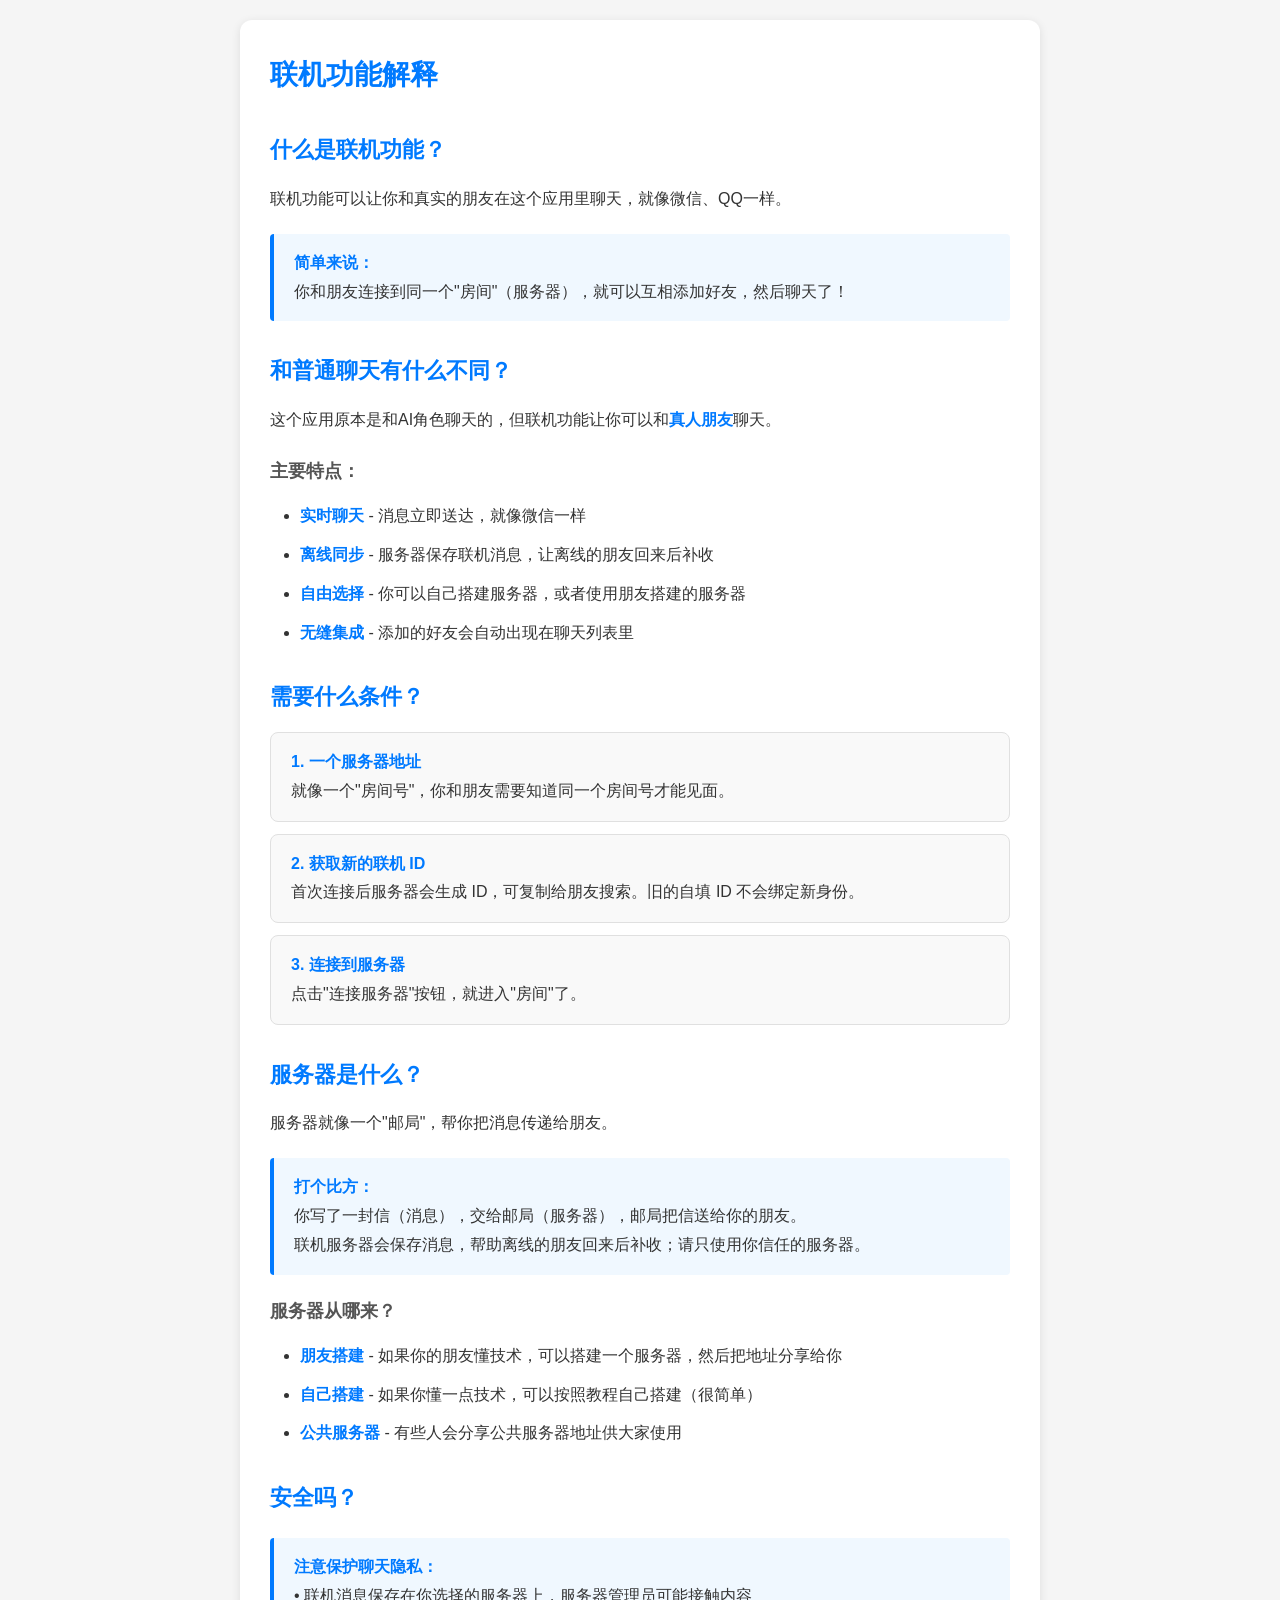
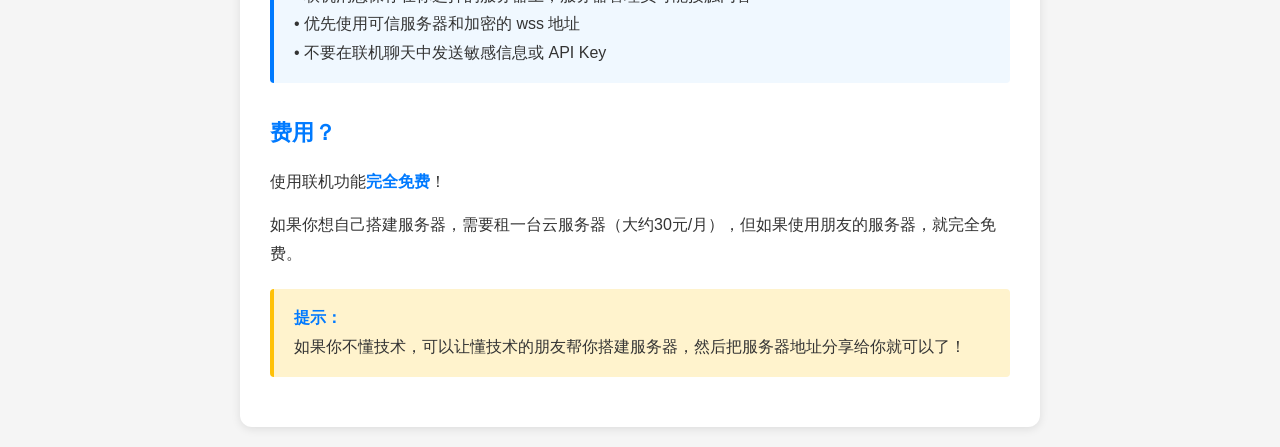
<file: online-help-explain.html>
<!DOCTYPE html>
<html lang="zh-CN">
<head>
    <meta charset="UTF-8">
    <meta name="viewport" content="width=device-width, initial-scale=1.0">
    <title>联机功能解释</title>
    <style>
        * {
            margin: 0;
            padding: 0;
            box-sizing: border-box;
        }
        
        body {
            font-family: -apple-system, BlinkMacSystemFont, "Segoe UI", Roboto, "Helvetica Neue", Arial, sans-serif;
            line-height: 1.8;
            color: #333;
            background: #f5f5f5;
            padding: 20px;
        }
        
        .container {
            max-width: 800px;
            margin: 0 auto;
            background: white;
            padding: 30px;
            border-radius: 12px;
            box-shadow: 0 2px 10px rgba(0,0,0,0.1);
        }
        
        h1 {
            color: #007aff;
            margin-bottom: 20px;
            font-size: 28px;
        }
        
        h2 {
            color: #007aff;
            margin-top: 30px;
            margin-bottom: 15px;
            font-size: 22px;
        }
        
        h3 {
            color: #555;
            margin-top: 20px;
            margin-bottom: 10px;
            font-size: 18px;
        }
        
        p {
            margin: 15px 0;
            font-size: 16px;
        }
        
        ul {
            margin: 15px 0;
            padding-left: 30px;
        }
        
        li {
            margin: 10px 0;
            font-size: 16px;
        }
        
        .note {
            background: #f0f8ff;
            border-left: 4px solid #007aff;
            padding: 15px 20px;
            margin: 20px 0;
            border-radius: 4px;
        }
        
        .warning {
            background: #fff3cd;
            border-left: 4px solid #ffc107;
            padding: 15px 20px;
            margin: 20px 0;
            border-radius: 4px;
        }
        
        .step {
            background: #f9f9f9;
            padding: 15px 20px;
            margin: 12px 0;
            border-radius: 8px;
            border: 1px solid #e0e0e0;
        }
        
        .example {
            background: #f5f5f5;
            padding: 12px;
            border-radius: 4px;
            font-family: monospace;
            font-size: 14px;
            margin: 12px 0;
            border: 1px solid #ddd;
        }
        
        strong {
            color: #007aff;
        }

        /* 移动端适配 */
        @media (max-width: 480px) {
            body { padding: 8px; }
            .container { padding: 14px; border-radius: 10px; }
            h1 { font-size: 20px; margin-bottom: 14px; }
            h2 { font-size: 17px; margin-top: 20px; margin-bottom: 10px; }
            h3 { font-size: 15px; margin-top: 14px; }
            p, li { font-size: 13px; line-height: 1.7; }
            pre, code { font-size: 12px; word-break: break-all; }
            pre { padding: 10px; overflow-x: auto; -webkit-overflow-scrolling: touch; }
            table { font-size: 12px; display: block; overflow-x: auto; -webkit-overflow-scrolling: touch; }
            .code-block, .example { padding: 10px; font-size: 12px; white-space: pre-wrap; word-break: break-all; }
            .step { padding: 12px; margin-bottom: 14px; }
            .warning, .tips, .note, .success, .info-box { padding: 10px; font-size: 13px; }
            img { max-width: 100%; height: auto; }
        }
        @media (min-width: 481px) and (max-width: 768px) {
            body { padding: 12px; }
            .container { padding: 20px; }
            h1 { font-size: 24px; }
            h2 { font-size: 19px; }
            pre, code { font-size: 13px; }
        }
    </style>
</head>
<body>
    <div class="container">
        <h1>联机功能解释</h1>
        
        <h2>什么是联机功能？</h2>
        <p>联机功能可以让你和真实的朋友在这个应用里聊天，就像微信、QQ一样。</p>
        
        <div class="note">
            <strong>简单来说：</strong><br>
            你和朋友连接到同一个"房间"（服务器），就可以互相添加好友，然后聊天了！
        </div>
        
        <h2>和普通聊天有什么不同？</h2>
        <p>这个应用原本是和AI角色聊天的，但联机功能让你可以和<strong>真人朋友</strong>聊天。</p>
        
        <h3>主要特点：</h3>
        <ul>
            <li><strong>实时聊天</strong> - 消息立即送达，就像微信一样</li>
            <li><strong>离线同步</strong> - 服务器保存联机消息，让离线的朋友回来后补收</li>
            <li><strong>自由选择</strong> - 你可以自己搭建服务器，或者使用朋友搭建的服务器</li>
            <li><strong>无缝集成</strong> - 添加的好友会自动出现在聊天列表里</li>
        </ul>
        
        <h2>需要什么条件？</h2>
        
        <div class="step">
            <strong>1. 一个服务器地址</strong><br>
            就像一个"房间号"，你和朋友需要知道同一个房间号才能见面。
        </div>
        
        <div class="step">
            <strong>2. 获取新的联机 ID</strong><br>
            首次连接后服务器会生成 ID，可复制给朋友搜索。旧的自填 ID 不会绑定新身份。
        </div>
        
        <div class="step">
            <strong>3. 连接到服务器</strong><br>
            点击"连接服务器"按钮，就进入"房间"了。
        </div>
        
        <h2>服务器是什么？</h2>
        <p>服务器就像一个"邮局"，帮你把消息传递给朋友。</p>
        
        <div class="note">
            <strong>打个比方：</strong><br>
            你写了一封信（消息），交给邮局（服务器），邮局把信送给你的朋友。<br>
            联机服务器会保存消息，帮助离线的朋友回来后补收；请只使用你信任的服务器。
        </div>
        
        <h3>服务器从哪来？</h3>
        <ul>
            <li><strong>朋友搭建</strong> - 如果你的朋友懂技术，可以搭建一个服务器，然后把地址分享给你</li>
            <li><strong>自己搭建</strong> - 如果你懂一点技术，可以按照教程自己搭建（很简单）</li>
            <li><strong>公共服务器</strong> - 有些人会分享公共服务器地址供大家使用</li>
        </ul>
        
        <h2>安全吗？</h2>
        <div class="note">
            <strong>注意保护聊天隐私：</strong><br>
            • 联机消息保存在你选择的服务器上，服务器管理员可能接触内容<br>
            • 优先使用可信服务器和加密的 wss 地址<br>
            • 不要在联机聊天中发送敏感信息或 API Key
        </div>
        
        <h2>费用？</h2>
        <p>使用联机功能<strong>完全免费</strong>！</p>
        <p>如果你想自己搭建服务器，需要租一台云服务器（大约30元/月），但如果使用朋友的服务器，就完全免费。</p>
        
        <div class="warning">
            <strong>提示：</strong><br>
            如果你不懂技术，可以让懂技术的朋友帮你搭建服务器，然后把服务器地址分享给你就可以了！
        </div>
    </div>
</body>
</html>
</file>
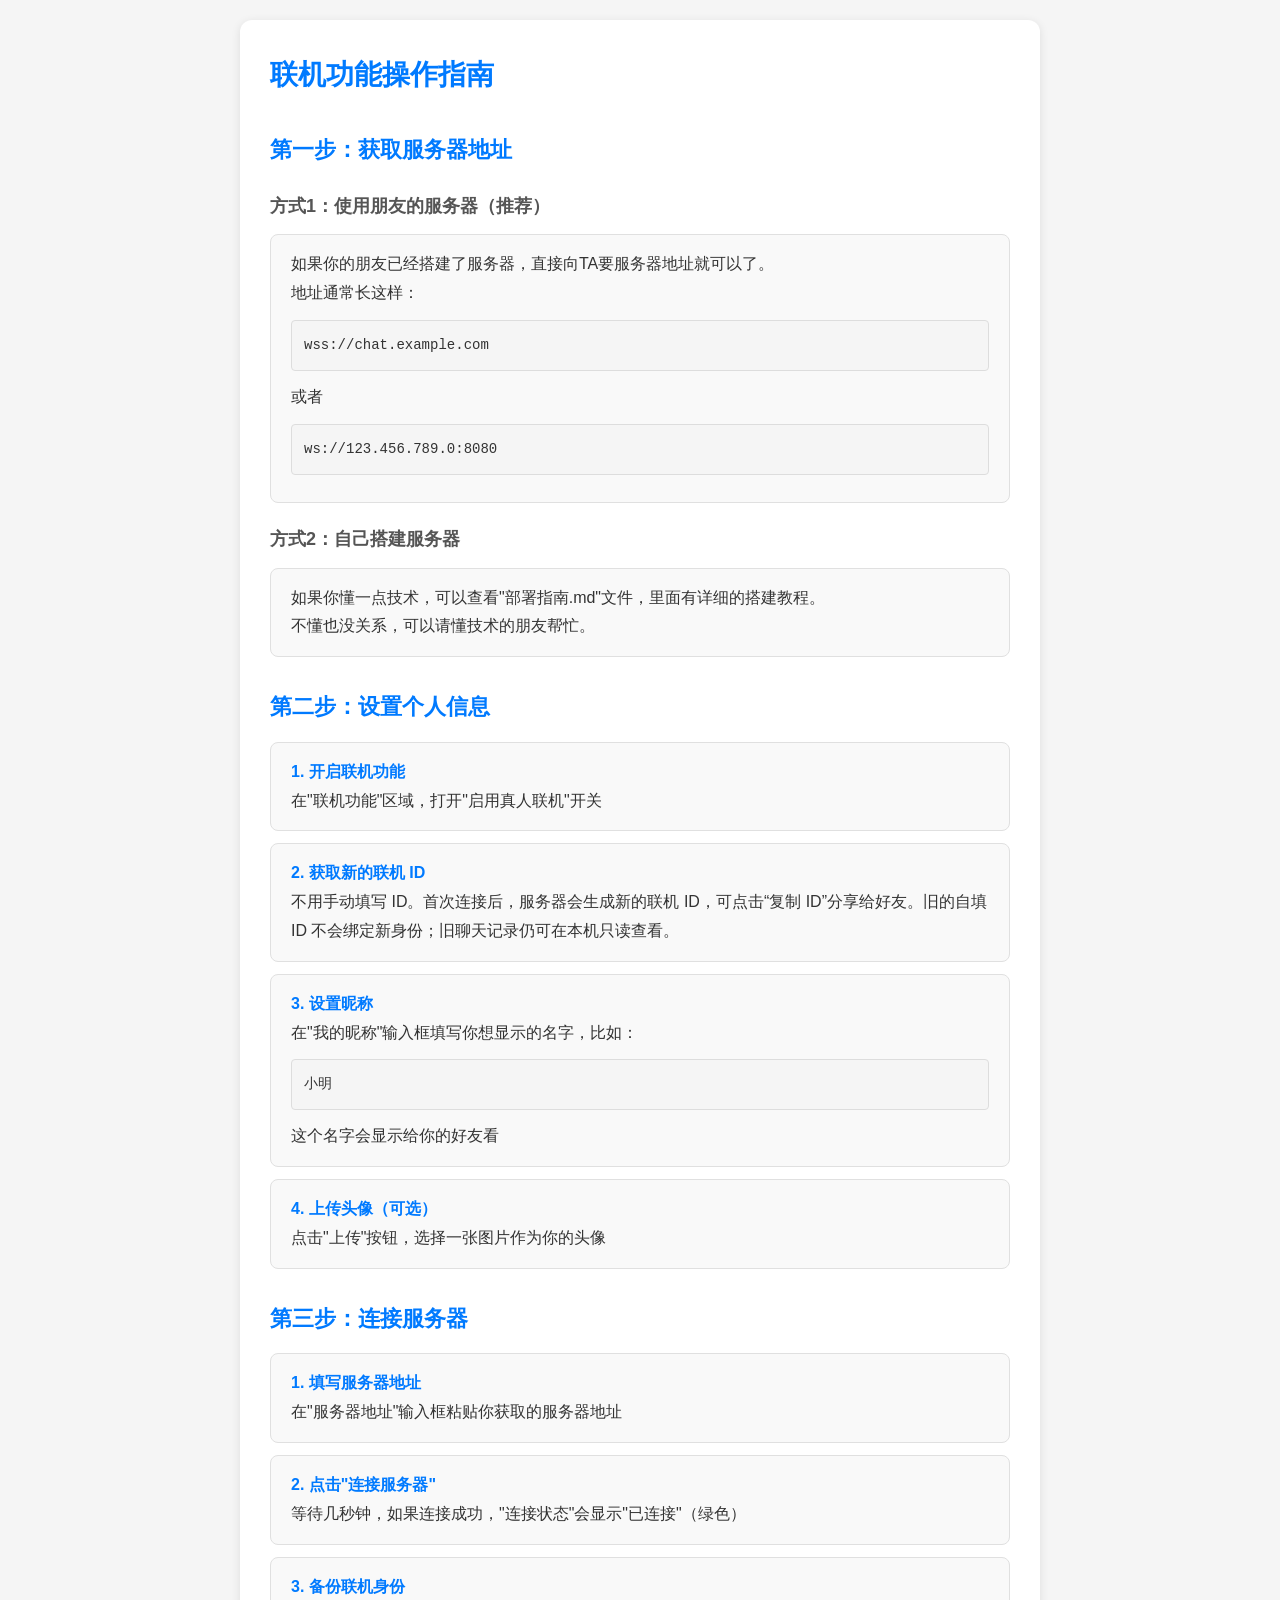
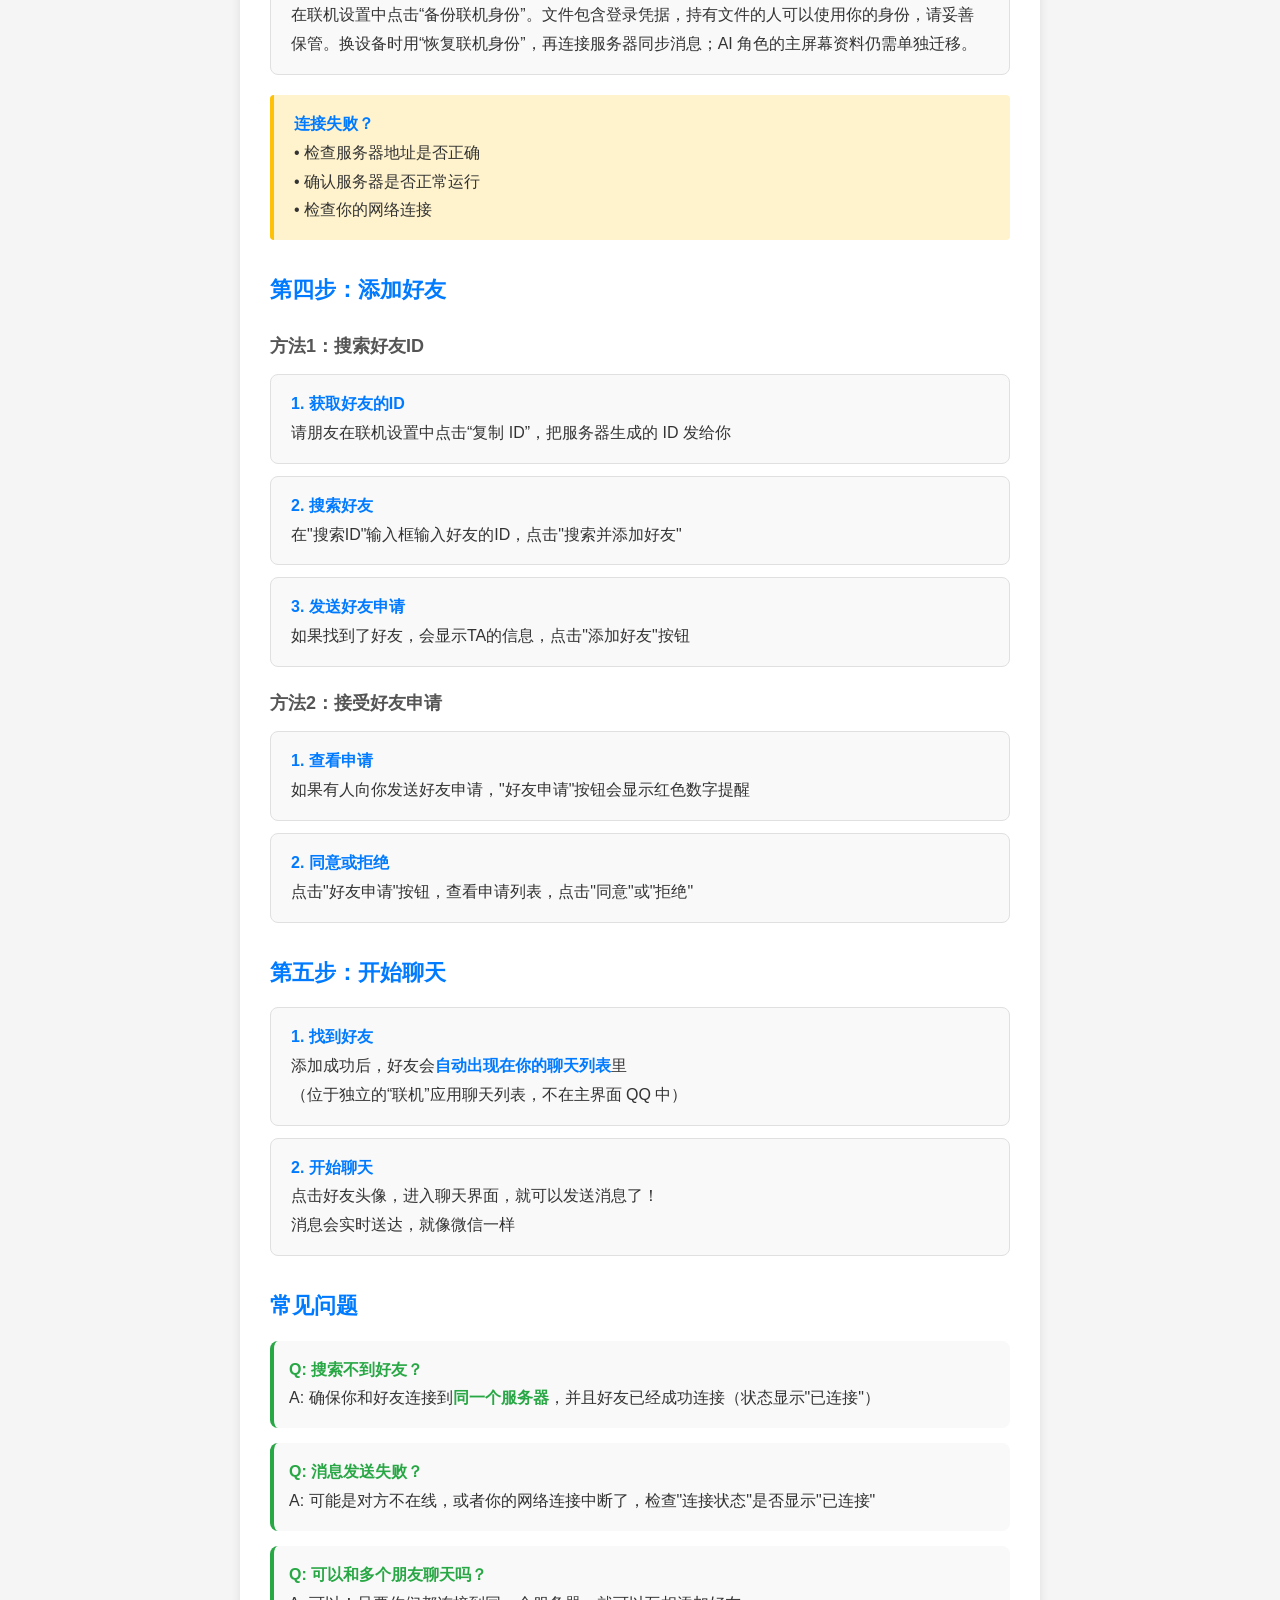
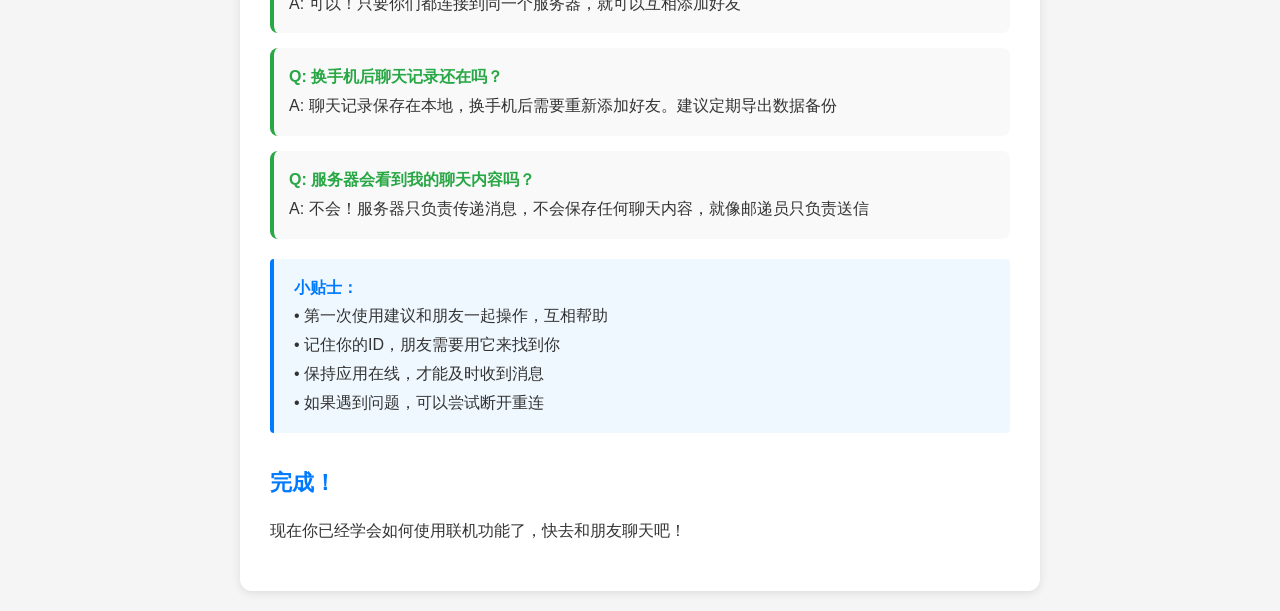
<file: online-help-guide.html>
<!DOCTYPE html>
<html lang="zh-CN">
<head>
    <meta charset="UTF-8">
    <meta name="viewport" content="width=device-width, initial-scale=1.0">
    <title>联机功能操作指南</title>
    <style>
        * {
            margin: 0;
            padding: 0;
            box-sizing: border-box;
        }
        
        body {
            font-family: -apple-system, BlinkMacSystemFont, "Segoe UI", Roboto, "Helvetica Neue", Arial, sans-serif;
            line-height: 1.8;
            color: #333;
            background: #f5f5f5;
            padding: 20px;
        }
        
        .container {
            max-width: 800px;
            margin: 0 auto;
            background: white;
            padding: 30px;
            border-radius: 12px;
            box-shadow: 0 2px 10px rgba(0,0,0,0.1);
        }
        
        h1 {
            color: #007aff;
            margin-bottom: 20px;
            font-size: 28px;
        }
        
        h2 {
            color: #007aff;
            margin-top: 30px;
            margin-bottom: 15px;
            font-size: 22px;
        }
        
        h3 {
            color: #555;
            margin-top: 20px;
            margin-bottom: 10px;
            font-size: 18px;
        }
        
        p {
            margin: 15px 0;
            font-size: 16px;
        }
        
        ul {
            margin: 15px 0;
            padding-left: 30px;
        }
        
        li {
            margin: 10px 0;
            font-size: 16px;
        }
        
        .note {
            background: #f0f8ff;
            border-left: 4px solid #007aff;
            padding: 15px 20px;
            margin: 20px 0;
            border-radius: 4px;
        }
        
        .warning {
            background: #fff3cd;
            border-left: 4px solid #ffc107;
            padding: 15px 20px;
            margin: 20px 0;
            border-radius: 4px;
        }
        
        .step {
            background: #f9f9f9;
            padding: 15px 20px;
            margin: 12px 0;
            border-radius: 8px;
            border: 1px solid #e0e0e0;
        }
        
        .example {
            background: #f5f5f5;
            padding: 12px;
            border-radius: 4px;
            font-family: monospace;
            font-size: 14px;
            margin: 12px 0;
            border: 1px solid #ddd;
        }
        
        strong {
            color: #007aff;
        }
        
        .qa {
            background: #f9f9f9;
            padding: 15px;
            margin: 15px 0;
            border-radius: 8px;
            border-left: 4px solid #28a745;
        }
        
        .qa strong {
            color: #28a745;
        }

        /* 移动端适配 */
        @media (max-width: 480px) {
            body { padding: 8px; }
            .container { padding: 14px; border-radius: 10px; }
            h1 { font-size: 20px; margin-bottom: 14px; }
            h2 { font-size: 17px; margin-top: 20px; margin-bottom: 10px; }
            h3 { font-size: 15px; margin-top: 14px; }
            p, li { font-size: 13px; line-height: 1.7; }
            pre, code { font-size: 12px; word-break: break-all; }
            pre { padding: 10px; overflow-x: auto; -webkit-overflow-scrolling: touch; }
            table { font-size: 12px; display: block; overflow-x: auto; -webkit-overflow-scrolling: touch; }
            .code-block, .example { padding: 10px; font-size: 12px; white-space: pre-wrap; word-break: break-all; }
            .step { padding: 12px; margin-bottom: 14px; }
            .warning, .tips, .note, .success, .info-box { padding: 10px; font-size: 13px; }
            .qa { padding: 12px; margin: 10px 0; }
            img { max-width: 100%; height: auto; }
        }
        @media (min-width: 481px) and (max-width: 768px) {
            body { padding: 12px; }
            .container { padding: 20px; }
            h1 { font-size: 24px; }
            h2 { font-size: 19px; }
            pre, code { font-size: 13px; }
        }
    </style>
</head>
<body>
    <div class="container">
        <h1>联机功能操作指南</h1>
        
        <h2>第一步：获取服务器地址</h2>
        
        <h3>方式1：使用朋友的服务器（推荐）</h3>
        <div class="step">
            如果你的朋友已经搭建了服务器，直接向TA要服务器地址就可以了。<br>
            地址通常长这样：<br>
            <div class="example">wss://chat.example.com</div>
            或者<br>
            <div class="example">ws://123.456.789.0:8080</div>
        </div>
        
        <h3>方式2：自己搭建服务器</h3>
        <div class="step">
            如果你懂一点技术，可以查看"部署指南.md"文件，里面有详细的搭建教程。<br>
            不懂也没关系，可以请懂技术的朋友帮忙。
        </div>
        
        <h2>第二步：设置个人信息</h2>
        
        <div class="step">
            <strong>1. 开启联机功能</strong><br>
            在"联机功能"区域，打开"启用真人联机"开关
        </div>
        
        <div class="step">
            <strong>2. 获取新的联机 ID</strong><br>
            不用手动填写 ID。首次连接后，服务器会生成新的联机 ID，可点击“复制 ID”分享给好友。旧的自填 ID 不会绑定新身份；旧聊天记录仍可在本机只读查看。
        </div>
        
        <div class="step">
            <strong>3. 设置昵称</strong><br>
            在"我的昵称"输入框填写你想显示的名字，比如：<br>
            <div class="example">小明</div>
            这个名字会显示给你的好友看
        </div>
        
        <div class="step">
            <strong>4. 上传头像（可选）</strong><br>
            点击"上传"按钮，选择一张图片作为你的头像
        </div>
        
        <h2>第三步：连接服务器</h2>
        
        <div class="step">
            <strong>1. 填写服务器地址</strong><br>
            在"服务器地址"输入框粘贴你获取的服务器地址
        </div>
        
        <div class="step">
            <strong>2. 点击"连接服务器"</strong><br>
            等待几秒钟，如果连接成功，"连接状态"会显示"已连接"（绿色）
        </div>
        <div class="step">
            <strong>3. 备份联机身份</strong><br>
            在联机设置中点击“备份联机身份”。文件包含登录凭据，持有文件的人可以使用你的身份，请妥善保管。换设备时用“恢复联机身份”，再连接服务器同步消息；AI 角色的主屏幕资料仍需单独迁移。
        </div>
        
        <div class="warning">
            <strong>连接失败？</strong><br>
            • 检查服务器地址是否正确<br>
            • 确认服务器是否正常运行<br>
            • 检查你的网络连接
        </div>
        
        <h2>第四步：添加好友</h2>
        
        <h3>方法1：搜索好友ID</h3>
        <div class="step">
            <strong>1. 获取好友的ID</strong><br>
            请朋友在联机设置中点击“复制 ID”，把服务器生成的 ID 发给你
        </div>
        
        <div class="step">
            <strong>2. 搜索好友</strong><br>
            在"搜索ID"输入框输入好友的ID，点击"搜索并添加好友"
        </div>
        
        <div class="step">
            <strong>3. 发送好友申请</strong><br>
            如果找到了好友，会显示TA的信息，点击"添加好友"按钮
        </div>
        
        <h3>方法2：接受好友申请</h3>
        <div class="step">
            <strong>1. 查看申请</strong><br>
            如果有人向你发送好友申请，"好友申请"按钮会显示红色数字提醒
        </div>
        
        <div class="step">
            <strong>2. 同意或拒绝</strong><br>
            点击"好友申请"按钮，查看申请列表，点击"同意"或"拒绝"
        </div>
        
        <h2>第五步：开始聊天</h2>
        
        <div class="step">
            <strong>1. 找到好友</strong><br>
            添加成功后，好友会<strong>自动出现在你的聊天列表</strong>里<br>
            （位于独立的“联机”应用聊天列表，不在主界面 QQ 中）
        </div>
        
        <div class="step">
            <strong>2. 开始聊天</strong><br>
            点击好友头像，进入聊天界面，就可以发送消息了！<br>
            消息会实时送达，就像微信一样
        </div>
        
        <h2>常见问题</h2>
        
        <div class="qa">
            <strong>Q: 搜索不到好友？</strong><br>
            A: 确保你和好友连接到<strong>同一个服务器</strong>，并且好友已经成功连接（状态显示"已连接"）
        </div>
        
        <div class="qa">
            <strong>Q: 消息发送失败？</strong><br>
            A: 可能是对方不在线，或者你的网络连接中断了，检查"连接状态"是否显示"已连接"
        </div>
        
        <div class="qa">
            <strong>Q: 可以和多个朋友聊天吗？</strong><br>
            A: 可以！只要你们都连接到同一个服务器，就可以互相添加好友
        </div>
        
        <div class="qa">
            <strong>Q: 换手机后聊天记录还在吗？</strong><br>
            A: 聊天记录保存在本地，换手机后需要重新添加好友。建议定期导出数据备份
        </div>
        
        <div class="qa">
            <strong>Q: 服务器会看到我的聊天内容吗？</strong><br>
            A: 不会！服务器只负责传递消息，不会保存任何聊天内容，就像邮递员只负责送信
        </div>
        
        <div class="note">
            <strong>小贴士：</strong><br>
            • 第一次使用建议和朋友一起操作，互相帮助<br>
            • 记住你的ID，朋友需要用它来找到你<br>
            • 保持应用在线，才能及时收到消息<br>
            • 如果遇到问题，可以尝试断开重连
        </div>
        
        <h2>完成！</h2>
        <p>现在你已经学会如何使用联机功能了，快去和朋友聊天吧！</p>
    </div>
</body>
</html>
</file>
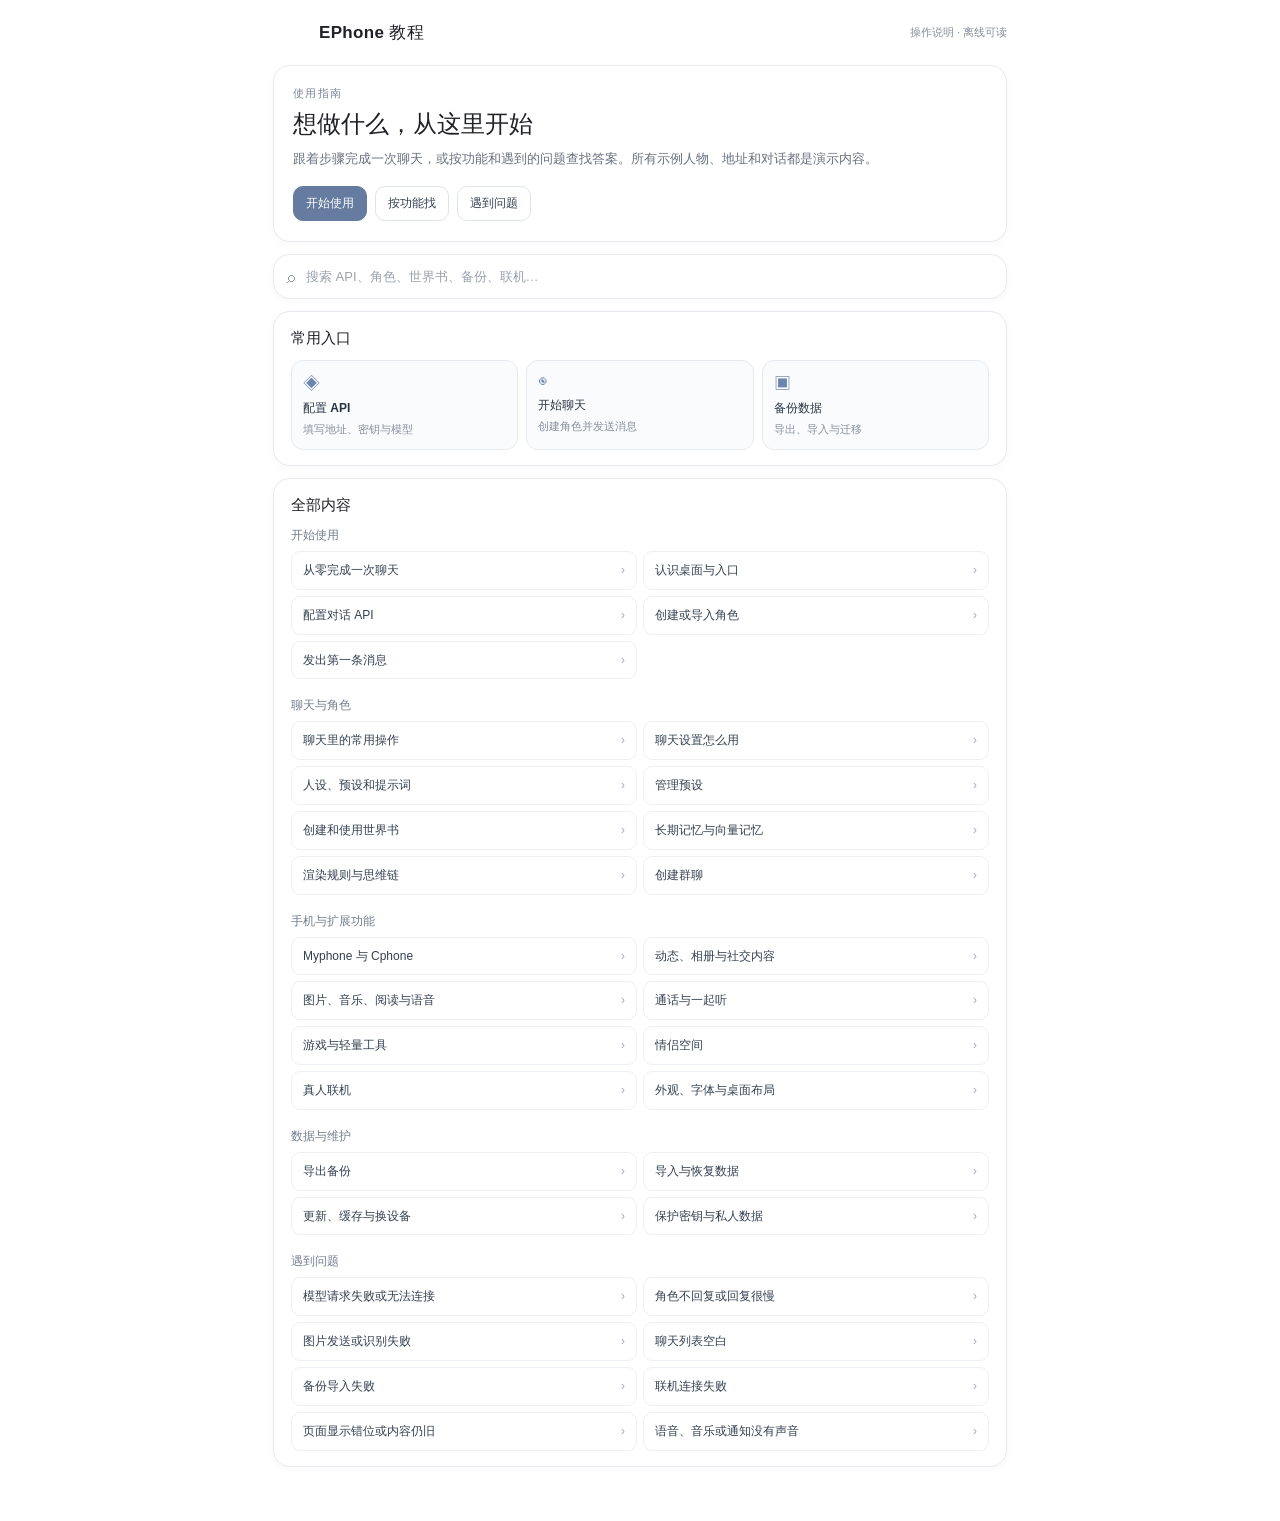
<file: tutorial.html>
<!doctype html>
<html lang="zh-CN">
<head>
  <meta charset="utf-8">
  <meta name="viewport" content="width=device-width, initial-scale=1, viewport-fit=cover">
  <meta name="theme-color" content="#ffffff">
  <title>EPhone 使用教程</title>
  <style>
    :root{font-family:-apple-system,BlinkMacSystemFont,"Segoe UI","PingFang SC","Microsoft YaHei",sans-serif;color:#202127;background:#ffffff;font-synthesis:none}
    *{box-sizing:border-box}html{scroll-behavior:smooth}body{margin:0;min-width:280px}button,input{font:inherit}button{cursor:pointer}a{color:#4778a8;text-decoration:none}a:hover{text-decoration:underline}
    .shell{max-width:760px;margin:auto;padding:14px 13px 42px}.top{display:flex;align-items:center;gap:10px;margin-bottom:15px}.brand{font-size:17px;font-weight:650;letter-spacing:.02em}.home-btn{border:0;background:#fff;border-radius:12px;min-width:36px;height:36px;color:#424856;box-shadow:0 1px 4px #23314812}.top-note{margin-left:auto;font-size:11px;color:#888d99}
    .hero,.panel,.article,.search-wrap{background:#fff;border:1px solid #e8eaef;border-radius:17px;box-shadow:0 2px 9px #17223809}.hero{padding:20px 19px;margin-bottom:12px}.eyebrow{font-size:11px;letter-spacing:.12em;color:#79849a;font-weight:650}.hero h1{font-size:24px;line-height:1.32;margin:7px 0 8px;font-weight:700}.hero p{font-size:13px;line-height:1.72;color:#69717e;margin:0}.actions{display:flex;flex-wrap:wrap;gap:8px;margin-top:16px}.btn{border:1px solid #dfe4eb;border-radius:10px;background:#fff;color:#344050;padding:9px 12px;font-size:12px;font-weight:600;line-height:1.25}.btn.primary{background:#657b9f;border-color:#657b9f;color:white}.btn:focus-visible,.topic:focus-visible,.quick:focus-visible,input:focus-visible{outline:2px solid #527fc0;outline-offset:2px}
    .search-wrap{display:flex;align-items:center;gap:9px;padding:0 13px;margin-bottom:12px}.search-icon{font-size:16px;color:#8d96a3}.search-wrap input{border:0;outline:0;min-width:0;width:100%;height:43px;background:transparent;color:#25303e;font-size:13px}.search-wrap input::placeholder{color:#9aa1ad}
    .panel{padding:17px 17px 15px;margin-bottom:12px}.panel h2,.article h2{font-size:15px;margin:0 0 12px;font-weight:650}.quick-grid{display:grid;grid-template-columns:repeat(3,minmax(0,1fr));gap:8px}.quick{display:flex;flex-direction:column;gap:5px;min-height:78px;border:1px solid #e7eaf0;background:#fafbfc;border-radius:12px;padding:11px;color:#293443;text-align:left}.quick b{font-size:12px}.quick small{font-size:11px;color:#87909e;line-height:1.45}.quick .mark{color:#6b85ae;font-size:17px}.group{margin-top:18px}.group:first-of-type{margin-top:0}.group h3{font-size:12px;color:#737e8f;font-weight:650;margin:0 0 7px}.topic-list{display:grid;grid-template-columns:repeat(2,minmax(0,1fr));gap:6px}.topic{border:1px solid #edf0f3;border-radius:9px;background:#fff;padding:10px 11px;text-align:left;color:#344051;font-size:12px;min-width:0;line-height:1.4}.topic:hover,.quick:hover{background:#f2f5fa}.topic span{float:right;color:#a0a9b5}.empty{font-size:12px;color:#838d9b;padding:10px 0}
    .article{padding:20px 18px 23px}.crumb{display:flex;gap:6px;align-items:center;font-size:11px;color:#8893a3;margin-bottom:11px}.crumb button{padding:0;border:0;background:none;color:#6685ab;font-size:11px}.article h1{font-size:23px;line-height:1.35;margin:0 0 8px}.lead{font-size:13px;color:#657080;line-height:1.7;margin:0 0 17px}.meta{display:flex;flex-wrap:wrap;gap:6px;margin-bottom:15px}.pill{font-size:10px;background:#f0f3f8;color:#70809a;border-radius:6px;padding:4px 7px}.path{font-size:12px;line-height:1.6;background:#f5f7fa;border-radius:10px;padding:10px 12px;color:#48566a;margin:13px 0}.path b{color:#364860}.article h2{margin:22px 0 9px}.steps{counter-reset:step;list-style:none;padding:0;margin:0}.steps li{position:relative;min-height:31px;padding:1px 0 13px 34px;font-size:13px;line-height:1.7;color:#3c4654}.steps li:before{counter-increment:step;content:counter(step);position:absolute;left:0;top:1px;width:22px;height:22px;display:grid;place-items:center;border-radius:50%;background:#e9eef6;color:#647d9f;font-size:11px;font-weight:700}.note{font-size:12px;line-height:1.65;border-left:3px solid #9ab2ce;background:#f5f8fb;padding:9px 12px;border-radius:0 8px 8px 0;color:#516273;margin:12px 0}.note.warning{border-color:#d8ad75;background:#fbf7f0;color:#715b40}.article p,.article li{font-size:12.5px;line-height:1.75}.article p{color:#566170}.related{display:flex;gap:7px;flex-wrap:wrap;margin-top:12px}.related .btn{font-size:11px;padding:7px 9px}.figure{border:1px solid #e6eaf0;border-radius:12px;background:#f9fafc;padding:13px;margin:16px 0}.figure figcaption{font-size:11px;color:#788596;line-height:1.6;margin-top:10px}.figure img{display:block;width:100%;height:auto;border-radius:8px}.diagram{display:flex;gap:7px;align-items:center;justify-content:center;flex-wrap:wrap}.diagram .box{min-width:75px;max-width:160px;flex:1;background:#fff;border:1px solid #dbe3ee;padding:12px 6px;text-align:center;border-radius:9px;color:#435674;font-size:11px;font-weight:600}.diagram .arrow{color:#90a5c0}.figure .mock{max-width:320px;margin:auto;border:1px solid #d8dfe9;border-radius:15px;overflow:hidden;background:white}.mock-head{padding:8px 10px;background:#f2f4f8;border-bottom:1px solid #e8ebf0;text-align:center;font-size:11px;font-weight:650}.mock-row{display:flex;justify-content:space-between;align-items:center;padding:8px 12px;border-bottom:1px solid #edf0f3;font-size:11px}.mock-row:last-child{border:0}.mock-row strong{font-weight:600;color:#516c91}.focus{outline:2px solid #7797c5;outline-offset:-2px;border-radius:4px}.article-footer{border-top:1px solid #edf0f3;margin-top:22px;padding-top:14px}.back-top{font-size:11px;color:#8490a0;margin-top:20px;display:inline-block}.hide{display:none!important}
    @media(max-width:380px){.shell{padding:10px 9px 30px}.hero{padding:17px 14px}.hero h1{font-size:21px}.panel,.article{padding:15px 13px}.quick-grid{grid-template-columns:1fr}.quick{min-height:0}.topic-list{grid-template-columns:1fr}.top-note{display:none}}
  </style>
</head>
<body>
  <main class="shell">
    <div class="top"><button type="button" class="home-btn" id="back-home" aria-label="返回教程首页">⌂</button><span class="brand">EPhone 教程</span><span class="top-note">操作说明 · 离线可读</span></div>
    <section id="home-view">
      <div class="hero"><div class="eyebrow">使用指南</div><h1>想做什么，从这里开始</h1><p>跟着步骤完成一次聊天，或按功能和遇到的问题查找答案。所有示例人物、地址和对话都是演示内容。</p><div class="actions"><button class="btn primary" data-open="start">开始使用</button><button class="btn" data-group="features">按功能找</button><button class="btn" data-group="help">遇到问题</button></div></div>
      <label class="search-wrap"><span class="search-icon" aria-hidden="true">⌕</span><input id="search" type="search" placeholder="搜索 API、角色、世界书、备份、联机…" autocomplete="off" aria-label="搜索教程"></label>
      <section class="panel" id="quick-panel"><h2>常用入口</h2><div class="quick-grid"><button class="quick" data-open="api"><span class="mark">◈</span><b>配置 API</b><small>填写地址、密钥与模型</small></button><button class="quick" data-open="chat"><span class="mark">◉</span><b>开始聊天</b><small>创建角色并发送消息</small></button><button class="quick" data-open="backup"><span class="mark">▣</span><b>备份数据</b><small>导出、导入与迁移</small></button></div></section>
      <section class="panel" id="directory"><h2 id="directory-title">全部内容</h2><div id="topic-groups"></div></section>
    </section>
    <article class="article hide" id="article-view" aria-live="polite"></article>
  </main>
  <script>
  (()=>{
    'use strict';
    const groups=[
      {id:'start',name:'开始使用',items:['start','map','api','character','chat']},
      {id:'features',name:'聊天与角色',items:['chat-tools','chat-settings','persona','presets','worldbook','memory','rendering','group-chat']},
      {id:'extras',name:'手机与扩展功能',items:['phones','social','media','calls','games','couple','online','appearance']},
      {id:'data',name:'数据与维护',items:['backup','import','update','privacy']},
      {id:'help',name:'遇到问题',items:['help-api','help-reply','help-image','help-list','help-import','help-online','help-ui','help-audio']}
    ];
    const guides={
      start:{title:'从零完成一次聊天',desc:'照着这条路线操作，直到你收到角色的回复。',path:'桌面 → API 设置 → QQ',steps:['打开桌面底部的「API 设置」，填写你已有服务的地址、API Key 和可用模型，然后点击「完成」。','回到桌面打开「QQ」，点击消息页右上角的「＋」。选择「手动创建角色」，按提示填写备注名和本名；也可以选择导入角色卡。','进入新聊天，发送一句简单的测试消息，例如“你好，介绍一下你自己”。','看到角色回复后，再进入聊天右上角的设置，补充人设、昵称等内容。'],success:'聊天中出现角色的回复，说明这条基础流程已经走通。',note:'没有 API 服务信息时，先阅读「配置 API」。不要把 API Key 发给其他人。',visual:'flow',related:['api','character','chat','help-reply']},
      map:{title:'认识桌面与入口',desc:'桌面是各项功能的入口；常用设置在底部，聊天入口是 QQ。',steps:['「QQ」进入消息、动态、回忆、收藏和 NPC 等页面。','「世界书」「预设」分别管理背景资料和可复用的配置。','底部「API 设置」管理模型与数据；「字体」「Cphone」有独立入口。','向其他桌面页滑动，可以找到 Myphone、角色生成、联机、情侣空间等应用。'],success:'能从桌面找到需要的应用，并通过页面左上角的返回按钮回到上一层。',visual:'home',related:['api','phones','appearance']},
      api:{title:'配置对话 API',desc:'模型服务通常需要地址、密钥和模型名称，具体值由你的服务提供方给出。',path:'桌面 → API 设置 → 主 API（对话）',steps:['在「反代地址」填服务提供方给出的接口地址；使用默认官方地址时按界面提示填写。','在「API Key」填自己的密钥。输入框会遮住内容；教程中的示例值不能用于真实请求。','在「模型（手写）」输入服务实际支持的模型名，或使用设置页提供的模型获取方式。','点击顶部「完成」保存，再去 QQ 发一条简短消息验证。'],success:'角色能正常回复，比仅看到设置已保存更能说明配置可用。',note:'图片理解需要模型支持视觉能力；不同服务对地址、模型名和可用功能的要求可能不同。',visual:'api',related:['help-api','help-reply','help-image']},
      character:{title:'创建或导入角色',desc:'QQ 消息页的「＋」提供手动创建和导入角色的入口。',path:'桌面 → QQ → 消息页右上角「＋」',steps:['选择「手动创建角色」，依次填写备注名与角色本名。备注名用于你在列表中识别角色，本名供 AI 理解。','如果已经有角色卡，可选「从角色卡导入（.json/.png）」。TXT、DOCX、ZIP 有单独的导入选项。','创建后进入聊天，打开右上角聊天设置，填写人设和与你有关的信息。','先用短消息试聊，确认称呼与设定符合预期，再继续补充详细内容。'],success:'消息列表出现新角色，并能进入它的聊天。',note:'桌面的「角色生成」是另一个入口；它提供辅助生成角色的工具，不影响手动创建和角色卡导入。',visual:'character',related:['chat','persona','chat-settings']},
      chat:{title:'发出第一条消息',desc:'先用短句确认聊天可用，再探索图片、语音和扩展玩法。',path:'桌面 → QQ → 选择角色',steps:['进入角色聊天，点击底部输入框并输入文字。','发送一条简短消息，等待回复。','若一直没有回复，先回到 API 设置核对配置，再查看「角色不回复」的排查条目。','需要调整称呼、人设或记忆时，打开聊天右上角设置。'],success:'消息出现在对话中，随后出现角色回复。',visual:'chat',related:['chat-tools','chat-settings','help-reply']},
      'chat-tools':{title:'聊天里的常用操作',desc:'从一段正常文字聊天开始，再按需要使用更多表达方式。',path:'QQ → 角色聊天',steps:['点聊天顶部的设置图标，调整当前聊天的专属配置。','聊天顶部的长期记忆入口用于查看与当前角色相关的记忆。','一起听入口在聊天顶部；图片、语音等入口位于聊天输入区域，是否可用取决于相应配置和设备权限。','需要管理已有消息时，使用消息本身提供的操作入口，并在确认删除类操作前核对范围。'],related:['chat-settings','memory','media','help-image']},
      'chat-settings':{title:'聊天设置怎么用',desc:'这里配置当前聊天的名称、人设、世界书和记忆等独立选项。',path:'QQ → 某个聊天 → 右上角设置 → 聊天详情',steps:['先核对「备注名 / 群名」「对方本名（AI 识别用）」与「我的昵称」。','根据需要填写角色人设及与你有关的设定；不要把互相矛盾的要求重复写在不同位置。','使用「关联世界书」给当前角色添加背景资料；按需要配置长期记忆。','点击顶部「完成」，再发消息观察角色行为是否符合设定。'],note:'聊天设置项目较多，建议一次只改少量选项，便于判断是哪项产生影响。',related:['persona','worldbook','memory']},
      persona:{title:'人设、预设和提示词',desc:'角色人设描述“这个角色是谁”；预设保存可复用的配置；提示词控制具体指令。',steps:['要改变单个角色的性格与背景，先编辑该聊天的人设。','要把一组内容重复用于不同聊天，可使用预设管理。','自定义提示词属于更直接的行为指令，修改后用实际对话检查效果。','当多处内容互相冲突，优先检查本次聊天所关联的设置。'],visual:'roles',related:['chat-settings','presets','worldbook']},
      presets:{title:'管理预设',desc:'把常用内容集中保存，减少重复填写。',path:'桌面 → 预设',steps:['进入预设页面，点击「＋」创建预设。','填写预设名称、分类与内容条目，并保存。','需要使用已有文件时点击导入入口；编辑前先确认当前选择的预设。','回到相关聊天检查预设是否按预期使用。'],related:['persona','chat-settings']},
      worldbook:{title:'创建和使用世界书',desc:'世界书用条目组织背景、地点、规则等资料，并可与角色关联。',path:'桌面 → 世界书',steps:['点击右上角「＋」创建世界书，填写书名和内容条目。','需要所有角色共用时可开启「全局世界书」；只给特定角色使用时，在聊天设置里关联。','按需要选择条目的注入位置，并用实际聊天检查内容是否生效。','菜单中有导入与导出功能，分享前先检查条目里有没有私密内容。'],visual:'worldbook',related:['chat-settings','persona','backup']},
      memory:{title:'长期记忆与向量记忆',desc:'记忆帮助角色在后续聊天中使用过去的信息。两种机制与可调选项都在相关页面中提供。',path:'QQ → 角色聊天 → 长期记忆 / 聊天详情',steps:['打开聊天顶部的长期记忆入口，先看看当前已经保存了什么。','在聊天详情中按需要设置自动总结长期记忆，以及向量记忆相关选项。','如果角色记错了事实，先检查保存的记忆内容，再调整读取和总结设置。','清空聊天或记忆前仔细阅读界面确认提示，必要时先导出备份。'],visual:'memory',related:['chat-settings','backup','privacy']},
      rendering:{title:'渲染规则与思维链',desc:'这两项有独立入口，适合在基础聊天正常后按需要设置。',steps:['桌面「渲染器」进入渲染规则，查看当前规则与预期显示效果。','桌面其他页的「思维链」进入相应设置。','每次只调整一项并回到聊天核对结果，避免把模型输出问题与显示问题混在一起。'],related:['chat','help-ui']},
      'group-chat':{title:'创建群聊',desc:'QQ 消息页有独立的创建群聊入口。',path:'桌面 → QQ → 消息页右上角群聊图标',steps:['点击群聊图标进入创建流程。','按页面提示选择成员和配置群聊。','创建后在消息列表找到群聊，先发送短消息确认成员与回复方式符合预期。','需要调整群聊专属设置时，进入该群聊的聊天详情。'],related:['chat-settings','help-reply']},
      phones:{title:'Myphone 与 Cphone',desc:'两个手机入口彼此独立，分别展示“我的手机”和角色手机相关内容。',path:'桌面其他页 → Myphone；桌面底部 → Cphone',steps:['打开 Myphone，按页面提供的应用入口浏览自己的手机内容。','打开 Cphone，先选择角色，再进入该角色的手机。','角色手机中的相册、便签、日记、音乐等内容按各自页面操作。','退出时使用页面返回操作，避免把两个手机中的内容混淆。'],visual:'phones',related:['social','media']},
      social:{title:'动态、相册与社交内容',desc:'QQ 的动态与相册，以及桌面上的豆瓣、绿江等，各自有独立入口。',steps:['QQ 底部切到「动态」，可以查看说说、动态与相册入口。','相册页提供创建相册、查看照片等操作；上传前确认所选内容。','豆瓣、绿江、邮箱等应用从桌面图标进入，按各自页面的按钮操作。','若内容与某个角色有关，先核对当前角色或聊天，避免操作到错误对象。'],related:['phones','privacy']},
      media:{title:'图片、音乐、阅读与语音',desc:'媒体功能所需的模型能力、浏览器权限和文件格式可能不同。',steps:['发送图片或让模型理解图片时，先确认当前模型支持视觉。','语音录制、通话等功能首次使用时，按浏览器提示授予所需权限。','音乐和阅读使用各自页面的导入或播放入口；阅读页支持导入 TXT 或使用网络 URL。','播放或生成失败时，先确认资源可访问、格式受支持，再查看对应设置。'],related:['help-image','help-audio','api']},
      calls:{title:'通话与一起听',desc:'聊天页提供一起听入口，通话有独立界面与记录。',steps:['从目标角色的聊天进入相关操作，先确认当前对象正确。','如需麦克风或通知权限，按浏览器提示授权。','通话结束后可在通话记录里查看历史；中断时先返回聊天确认当前状态。'],related:['media','help-audio']},
      games:{title:'游戏与轻量工具',desc:'桌面页可以找到狼人杀、你画我猜、番茄钟和月经记录等入口。',steps:['在桌面滑动查找相应图标并进入。','按页面提示创建、加入或开始操作。','需要退出时使用该页面的返回或关闭按钮；游戏进度与聊天设置分开管理。'],related:['map']},
      couple:{title:'情侣空间',desc:'情侣空间有独立入口和角色选择流程。',path:'桌面其他页 → 情侣空间',steps:['打开情侣空间，按页面提示选择角色。','进入后使用相应功能，并核对当前绑定的角色。','与角色关系相关的变化以当前页面反馈为准；切换角色后重新确认展示内容。'],related:['character','privacy']},
      online:{title:'真人联机',desc:'联机需要可用的服务器地址和双方各自的身份设置。',path:'桌面其他页 → 联机 → 帮助与教程',steps:['先阅读联机功能解释，确认联机与 AI 聊天的区别。','获取朋友提供的服务器地址，或查看服务器部署教程。','在联机页面按提示设置身份、连接服务器、添加好友。','连接失败时检查地址、服务器运行情况和网络；详细操作可打开页面内的「联机功能操作指南」。'],links:[['联机功能解释','online-help-explain.html'],['联机操作指南','online-help-guide.html'],['服务器部署教程','online-help-deploy.html']],related:['help-online']},
      appearance:{title:'外观、字体与桌面布局',desc:'外观相关选项分布在桌面的独立入口。',steps:['「外观设置」调整壁纸等外观选项。','桌面底部的「字体」管理字体显示。','桌面组件与自由布局按各自编辑入口操作；调整前先记住原位置。','在窄屏上检查文字与组件是否被挤压，必要时恢复或继续调整。'],related:['map','help-ui']},
      backup:{title:'导出备份',desc:'换设备或进行大幅修改前，先导出一份可保存的文件。',path:'桌面 → API 设置 → 数据备份与迁移',steps:['点击「导出所有数据」，按浏览器提示保存文件。','只想处理部分数据时，使用「高级导出导入」里的分类选项，并核对所选类别。','确认下载文件确实存在，再进行清空、导入或换设备操作。','备份可能包含私人聊天、角色资料及设置；不要随意公开分享。'],visual:'backup',related:['import','privacy','update']},
      import:{title:'导入与恢复数据',desc:'导入前先保存当前数据，避免无法找回原有内容。',path:'桌面 → API 设置 → 数据备份与迁移',steps:['先执行一次「导出所有数据」，保留当前状态。','完整备份使用「导入备份文件」；分类备份使用「导入分类备份」。','在文件选择器中选对备份文件，认真阅读界面给出的确认信息。','导入完成后检查角色、聊天和设置；如有异常，不要立刻重复导入，应先核对文件类别。'],note:'不同导入入口适用的文件和影响范围不同，不要仅凭文件名判断是否会覆盖数据。',related:['backup','help-import']},
      update:{title:'更新、缓存与换设备',desc:'更新前做好备份；换设备时先确保备份文件可访问。',steps:['更新前导出数据并确认文件已保存。','页面有更新提示时，按当前界面提示操作；更新后若画面仍旧，先正常刷新。','换设备时在新设备打开 EPhone，再从数据备份与迁移处选择合适的导入入口。','恢复后检查关键聊天和设置，再继续日常使用。'],related:['backup','import','help-ui']},
      privacy:{title:'保护密钥与私人数据',desc:'API Key、聊天记录、角色资料和备份文件都可能含有私人信息。',steps:['API Key 只填写在应用配置里，不要放到聊天消息、截图或公开文档中。','分享世界书、预设或备份前，先检查其内容与分享范围。','需要展示问题时，遮住密钥、真实地址、私人聊天和身份信息。','在共用设备上导出备份后，确认下载文件存放位置。'],related:['api','backup','online']},
      'help-api':{title:'模型请求失败或无法连接',desc:'先确认配置与服务本身，再定位具体功能。',steps:['检查设备是否联网，以及服务提供方是否正常。','回到 API 设置，逐项核对地址、密钥和模型名；不要在公开渠道发送真实密钥。','先用普通文字消息测试，排除图片、语音等额外能力的影响。','如果服务返回错误提示，按提示核对权限、额度或模型支持情况。'],related:['api','help-reply']},
      'help-reply':{title:'角色不回复或回复很慢',desc:'发送成功与模型成功回复是两件事。',steps:['确认消息已出现在当前聊天中，并等待当前请求结束。','试发一句短文本；若仍无回复，核对 API 地址、Key 和模型名。','检查是否只在某个角色或群聊中发生；若是，查看该聊天的专属设置。','若连续失败，记录页面显示的具体错误，再按错误类型排查。'],related:['api','chat-settings','help-api']},
      'help-image':{title:'图片发送或识别失败',desc:'图片能力取决于模型、服务和当前功能的配置。',steps:['先验证普通文字聊天是否正常。','确认当前模型确实支持视觉输入；模型名称相似不代表能力相同。','更换受支持的图片格式或更小的文件重试。','若是图片生成失败，检查对应图片服务的独立配置。'],related:['api','media']},
      'help-list':{title:'聊天列表空白',desc:'应用设置中提供「安全渲染模式」，可用于部分列表渲染异常。',path:'桌面 → API 设置 → 调试工具',steps:['先正常返回桌面，再重新进入 QQ 消息页。','若列表仍空白，在「调试工具」中开启「安全渲染模式」。','按界面提示刷新页面，再查看聊天列表。','仍异常时，先备份数据，再记录具体表现以便排查。'],related:['backup','help-ui']},
      'help-import':{title:'备份导入失败',desc:'先确认入口和文件类型匹配，再看页面的具体错误提示。',steps:['确认完整备份使用「导入备份文件」，分类备份使用「导入分类备份」。','检查文件是否完整、是否选错文件。','不要连续重复导入；先保留当前数据的备份，再针对错误提示处理。','导入完成但数据看似缺失时，检查是否导入了部分分类。'],related:['backup','import']},
      'help-online':{title:'联机连接失败',desc:'联机服务与对话 API 是两套配置。',steps:['检查服务器地址是否按联机页面要求填写。','确认服务器仍在运行，双方网络都可访问。','核对自己的 ID 与好友提供的 ID，检查是否重复或输入错误。','返回联机页的操作指南，按连接、搜索好友、申请的顺序检查。'],links:[['联机操作指南','online-help-guide.html']],related:['online']},
      'help-ui':{title:'页面显示错位或内容仍旧',desc:'先确认当前设备宽度、字体和外观设置，再查看更新状态。',steps:['正常刷新一次页面，确认加载的是当前内容。','若只在某个外观配置出现，回到字体或外观设置核对。','若聊天列表单独空白，使用安全渲染模式排查。','问题持续时保留截图和发生前的操作路径，避免直接清空数据。'],related:['appearance','help-list','update']},
      'help-audio':{title:'语音、音乐或通知没有声音',desc:'浏览器权限、设备音量和资源状态都会影响播放。',steps:['检查设备音量、静音状态及当前输出设备。','查看浏览器是否允许此页面使用麦克风或发送通知。','确认当前音频资源能访问，尝试页面提供的播放操作。','回到对应页面检查功能开关和设置；不要只凭按钮状态判断权限已生效。'],related:['media','calls']}
    };
    const $=id=>document.getElementById(id);
    function escapeHtml(value){return String(value).replace(/[&<>"']/g,c=>({'&':'&amp;','<':'&lt;','>':'&gt;','"':'&quot;',"'":'&#39;'}[c]));}
    function visual(kind){
      if(kind==='flow')return '<figure class="figure"><div class="diagram"><span class="box">配置 API</span><span class="arrow">→</span><span class="box">创建角色</span><span class="arrow">→</span><span class="box">发消息</span><span class="arrow">→</span><span class="box">收到回复</span></div><figcaption>首次聊天路线：每一步都能在页面中找到对应入口。</figcaption></figure>';
      if(kind==='api')return '<figure class="figure"><div class="mock"><div class="mock-head">API 设置 · 主 API（对话）</div><div class="mock-row focus"><span>反代地址</span><strong>服务提供的地址</strong></div><div class="mock-row focus"><span>API Key</span><strong>••••••••</strong></div><div class="mock-row focus"><span>模型（手写）</span><strong>可用模型名</strong></div><div class="mock-row"><span>顶部操作</span><strong>完成</strong></div></div><figcaption>字段位置示意；示意值不能用于连接。请以你使用的服务提供的信息为准。</figcaption></figure>';
      if(kind==='character')return '<figure class="figure"><div class="diagram"><span class="box">QQ 消息页<br>右上角 ＋</span><span class="arrow">→</span><span class="box">手动创建角色<br>或导入角色卡</span><span class="arrow">→</span><span class="box">进入聊天</span></div><figcaption>创建聊天时提供三类入口：手动、角色卡以及 TXT/DOCX/ZIP 文件导入。</figcaption></figure>';
      if(kind==='chat')return '<figure class="figure"><div class="mock"><div class="mock-head">QQ · 与演示角色聊天</div><div class="mock-row"><span>你</span><strong>你好，介绍一下你自己</strong></div><div class="mock-row"><span>演示角色</span><strong>你好，很高兴认识你。</strong></div><div class="mock-row focus"><span>底部</span><strong>输入并发送</strong></div></div><figcaption>虚构对话示意。看到角色的回复，才算完成连接验证。</figcaption></figure>';
      if(kind==='home')return '<figure class="figure"><div class="diagram"><span class="box">桌面<br>QQ / 世界书</span><span class="arrow">·</span><span class="box">底部<br>API 设置 / Cphone</span><span class="arrow">·</span><span class="box">其他桌面页<br>Myphone / 联机等</span></div><figcaption>按功能入口所在区域绘制的桌面地图；实际图标位置会随桌面布局调整。</figcaption></figure>';
      if(kind==='roles')return '<figure class="figure"><div class="diagram"><span class="box">角色人设<br>描述角色</span><span class="box">世界书<br>补充背景</span><span class="box">预设<br>复用配置</span><span class="box">提示词<br>写具体指令</span></div><figcaption>这些内容用途不同；同一要求写在多处时，要检查是否互相冲突。</figcaption></figure>';
      if(kind==='worldbook')return '<figure class="figure"><div class="diagram"><span class="box">世界书条目</span><span class="arrow">→</span><span class="box">全局使用<br>或关联角色</span><span class="arrow">→</span><span class="box">聊天时提供背景</span></div><figcaption>示意世界书的作用范围；具体内容是否使用，还需在聊天中验证。</figcaption></figure>';
      if(kind==='memory')return '<figure class="figure"><div class="diagram"><span class="box">过去的聊天</span><span class="arrow">→</span><span class="box">总结或保存记忆</span><span class="arrow">→</span><span class="box">后续聊天读取</span></div><figcaption>记忆流程示意。保存内容和读取设置会影响角色之后的表现。</figcaption></figure>';
      if(kind==='phones')return '<figure class="figure"><div class="diagram"><span class="box">Myphone<br>我的手机</span><span class="box">Cphone<br>先选角色，再看角色手机</span></div><figcaption>两个入口和内容范围不同，操作前留意当前所在页面与角色。</figcaption></figure>';
      if(kind==='backup')return '<figure class="figure"><div class="diagram"><span class="box">当前数据</span><span class="arrow">→</span><span class="box">导出备份文件</span><span class="arrow">→</span><span class="box">确认文件已保存</span></div><figcaption>导入或换设备前，先完成并核对导出的备份文件。</figcaption></figure>';
      return '';
    }
    function renderHome(){
      $('home-view').classList.remove('hide');$('article-view').classList.add('hide');$('back-home').style.visibility='hidden';
      const query=$('search').value.trim().toLocaleLowerCase();let count=0;
      $('topic-groups').innerHTML=groups.map(group=>{
        const items=group.items.filter(id=>{const item=guides[id];return !query||(item.title+' '+item.desc+' '+item.steps.join(' ')).toLocaleLowerCase().includes(query);});
        if(!items.length)return '';count+=items.length;
        return `<div class="group" id="group-${group.id}"><h3>${group.name}</h3><div class="topic-list">${items.map(id=>`<button type="button" class="topic" data-open="${id}">${escapeHtml(guides[id].title)}<span>›</span></button>`).join('')}</div></div>`;
      }).join('')||'<p class="empty">没有找到相关内容。试试“API”“备份”或“联机”。</p>';
      $('directory-title').textContent=query?`搜索结果（${count}）`:'全部内容';
      $('quick-panel').classList.toggle('hide',!!query);
    }
    function renderArticle(id){
      const item=guides[id];if(!item){history.replaceState(null,'','#');renderHome();return;}
      const group=groups.find(g=>g.items.includes(id));
      $('home-view').classList.add('hide');$('article-view').classList.remove('hide');$('back-home').style.visibility='visible';
      $('article-view').innerHTML=`<div class="crumb"><button type="button" data-home="1">教程首页</button><span>›</span><span>${group.name}</span></div><h1>${escapeHtml(item.title)}</h1><p class="lead">${escapeHtml(item.desc)}</p><div class="meta"><span class="pill">${group.name}</span><span class="pill">操作指南</span></div>${item.path?`<div class="path"><b>入口：</b>${escapeHtml(item.path)}</div>`:''}${visual(item.visual)}<h2>怎么做</h2><ol class="steps">${item.steps.map(s=>`<li>${escapeHtml(s)}</li>`).join('')}</ol>${item.success?`<div class="note"><b>完成后：</b>${escapeHtml(item.success)}</div>`:''}${item.note?`<div class="note warning">${escapeHtml(item.note)}</div>`:''}${item.links?`<h2>详细说明</h2><div class="related">${item.links.map(([name,url])=>`<a class="btn" href="${escapeHtml(url)}" target="_blank" rel="noopener">${escapeHtml(name)} ↗</a>`).join('')}</div>`:''}<div class="article-footer"><h2>相关内容</h2><div class="related">${(item.related||[]).map(other=>`<button type="button" class="btn" data-open="${other}">${escapeHtml(guides[other].title)}</button>`).join('')||'<button type="button" class="btn" data-home="1">返回全部内容</button>'}</div></div><a class="back-top" href="#" data-home="1">返回教程首页 ↑</a>`;
      window.scrollTo(0,0);
    }
    function route(){const id=decodeURIComponent(location.hash.slice(1));if(id)renderArticle(id);else renderHome();}
    document.addEventListener('click',event=>{
      const open=event.target.closest('[data-open]');if(open){location.hash=open.dataset.open;return;}
      const home=event.target.closest('[data-home]');if(home){event.preventDefault();location.hash='';return;}
      const group=event.target.closest('[data-group]');if(group){$('search').value='';renderHome();$('group-'+group.dataset.group).scrollIntoView({behavior:'smooth',block:'start'});}
    });
    $('back-home').addEventListener('click',()=>{location.hash='';});
    $('search').addEventListener('input',renderHome);
    window.addEventListener('hashchange',route);
    route();
  })();
  </script>
</body>
</html>
</file>
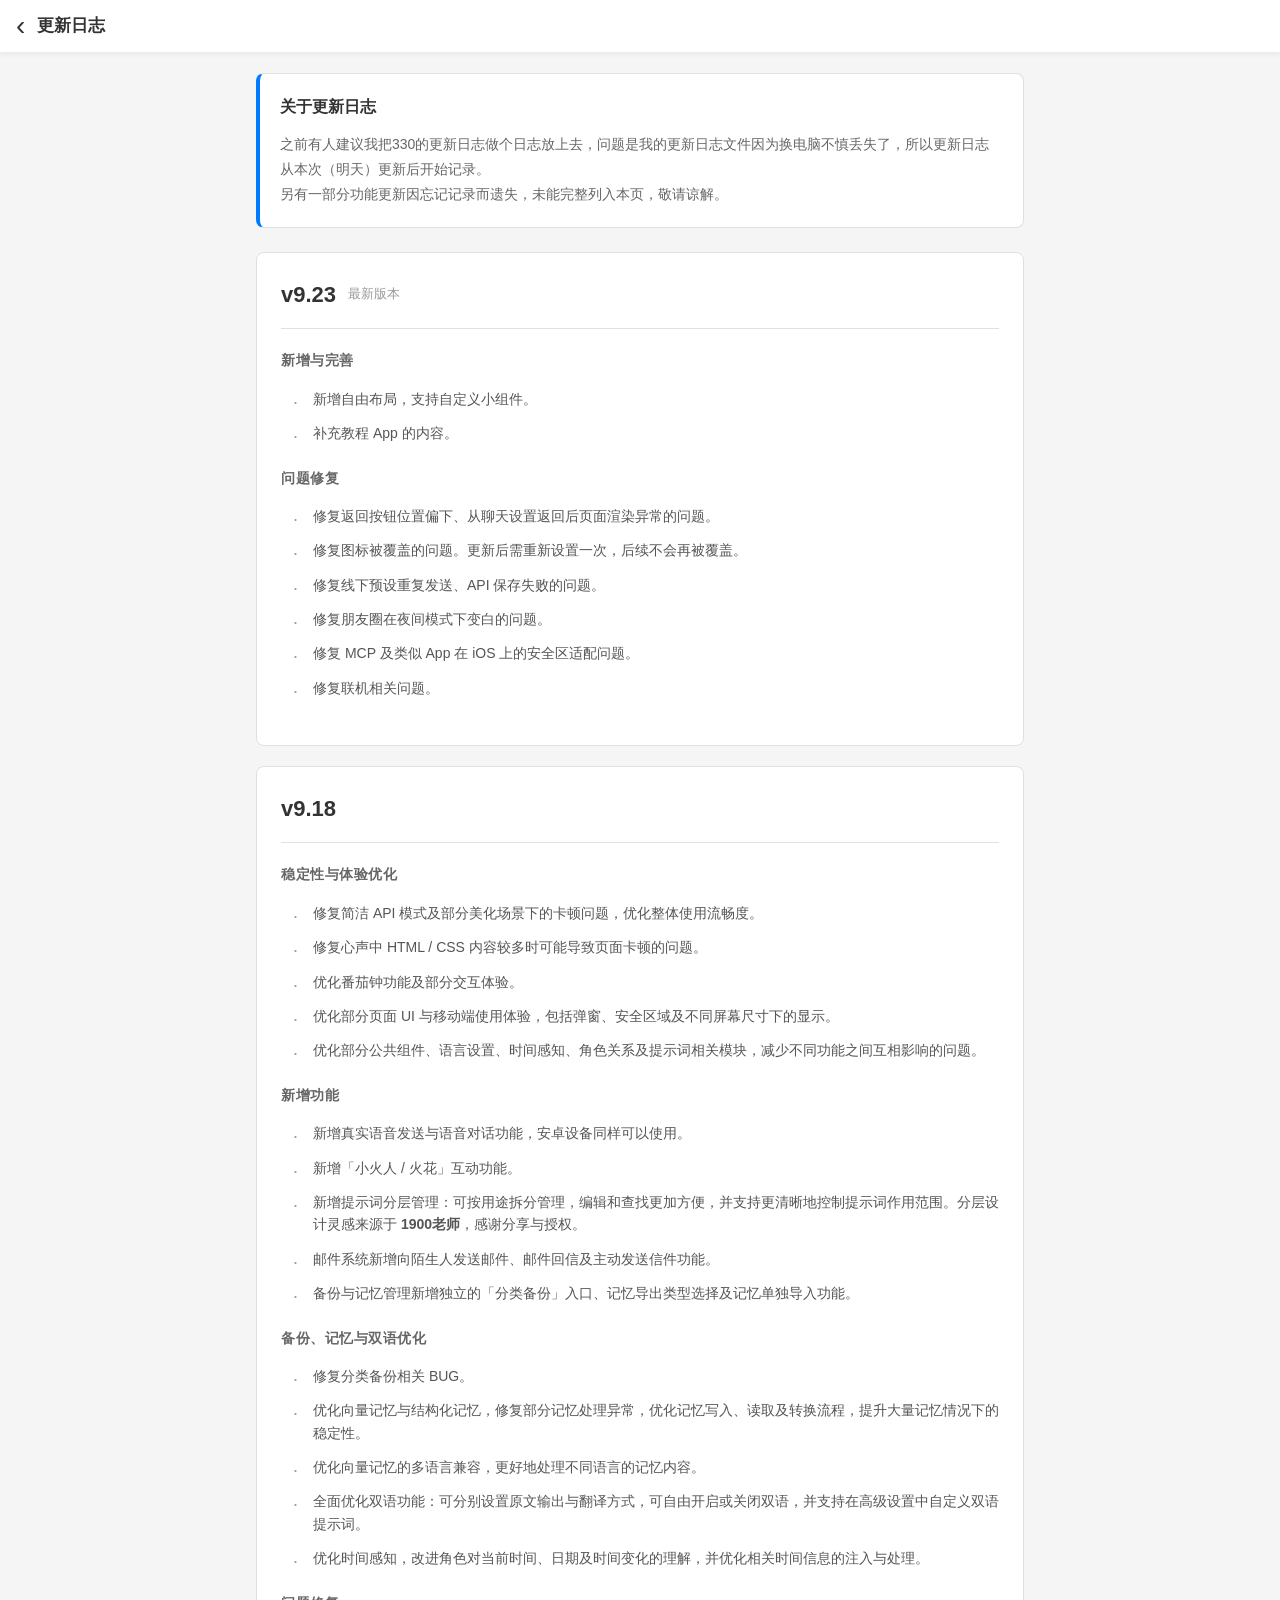
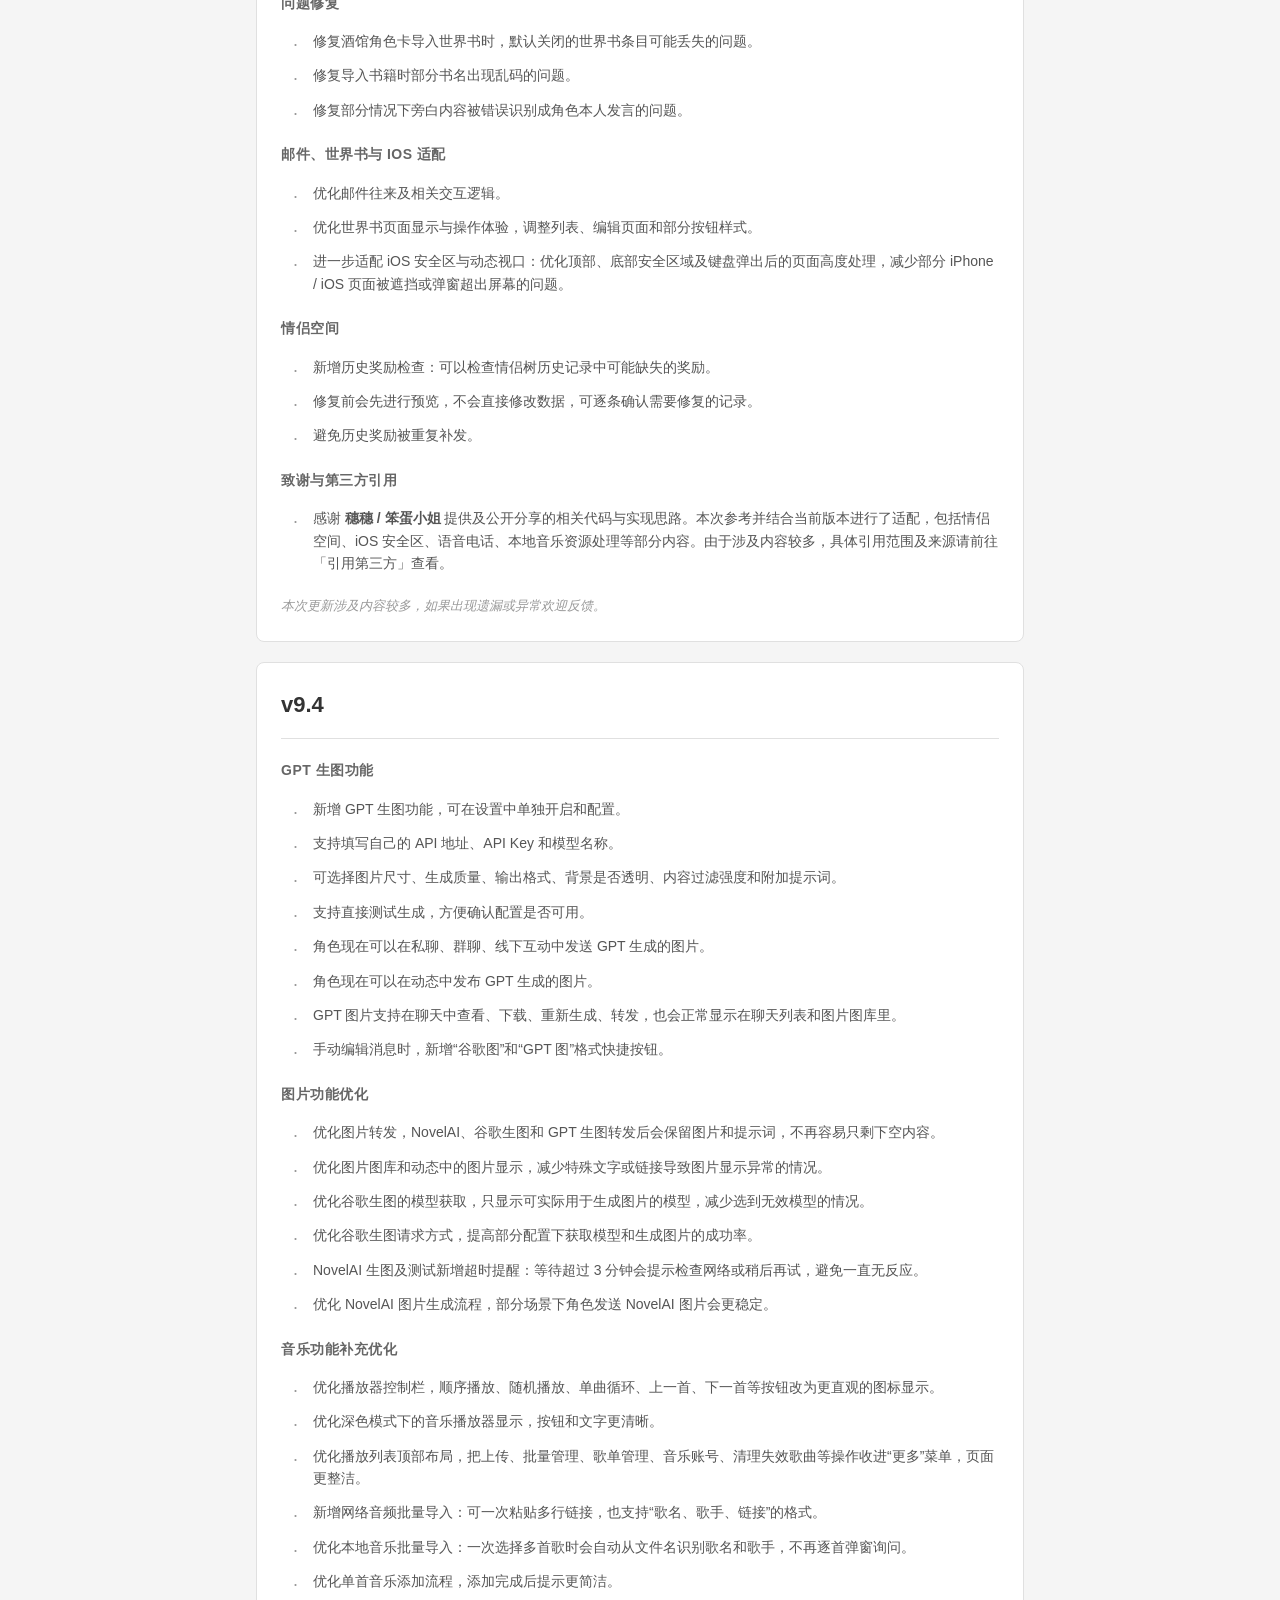
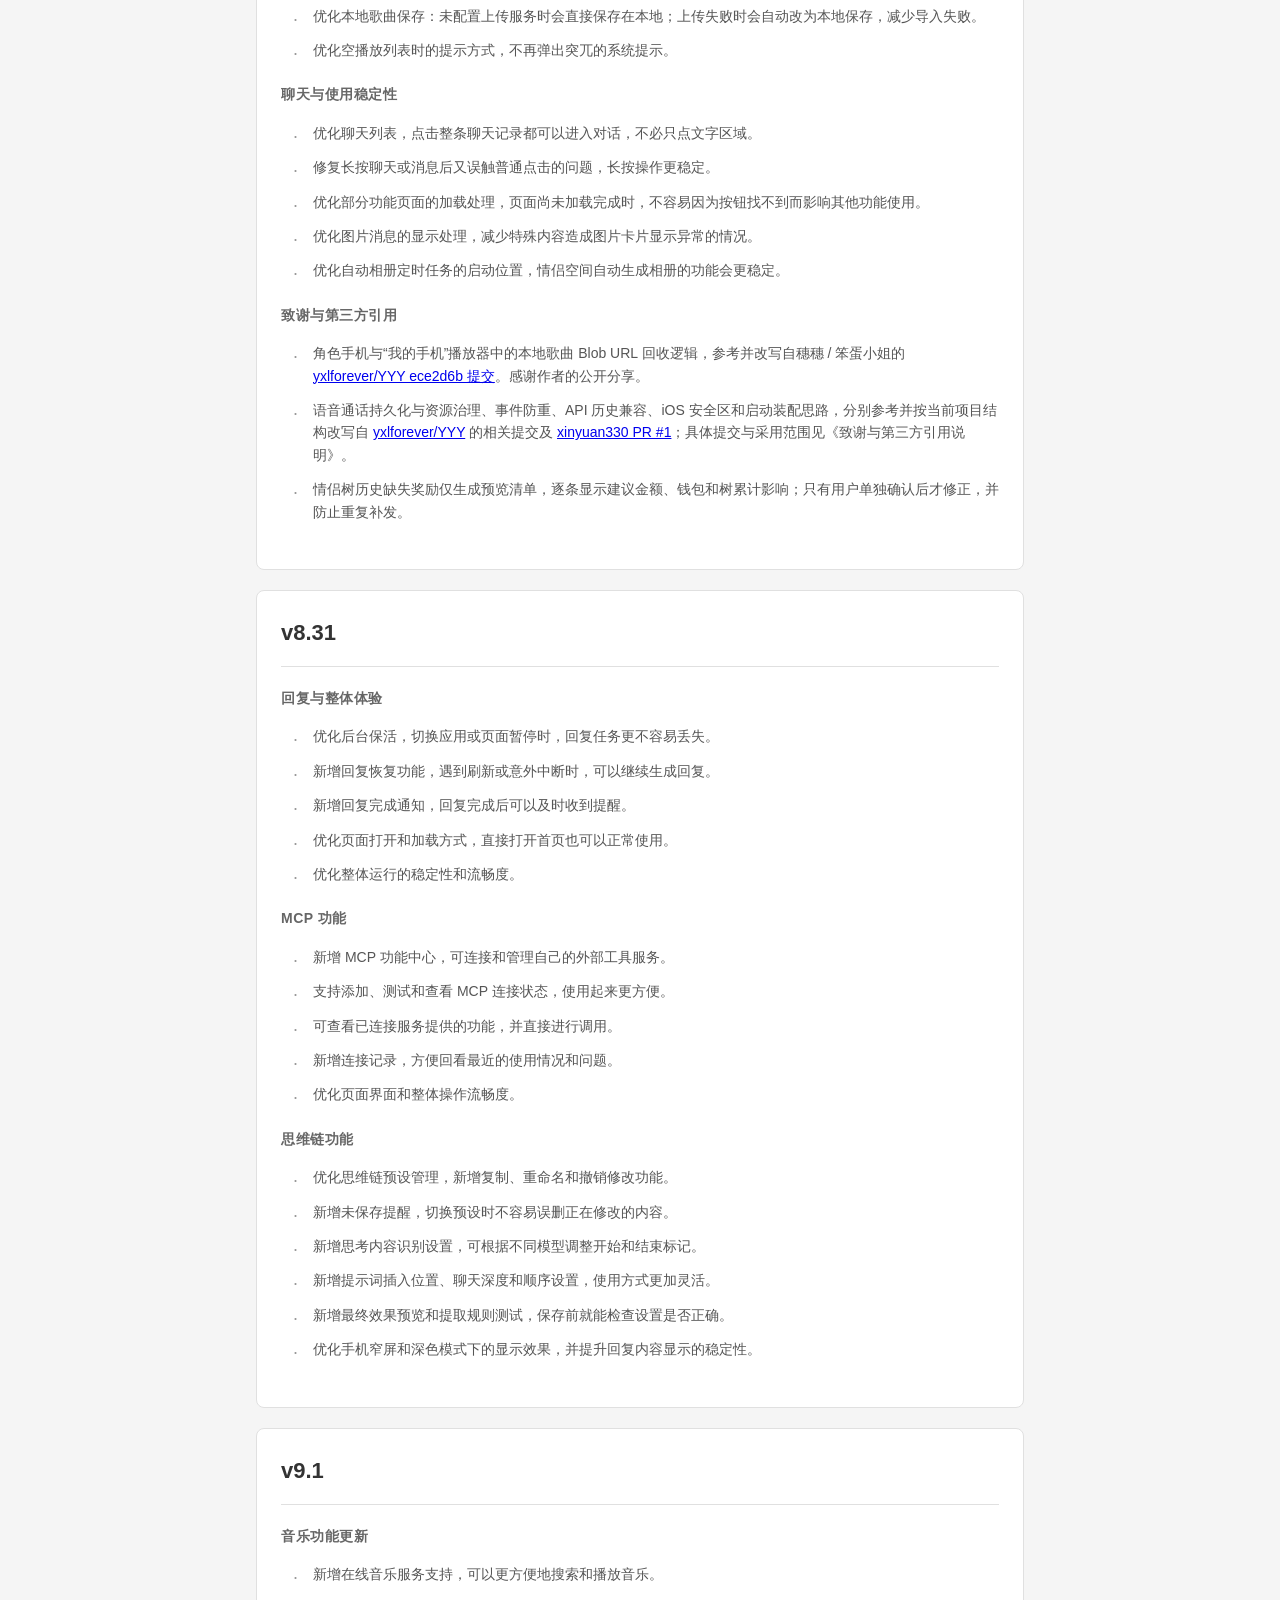
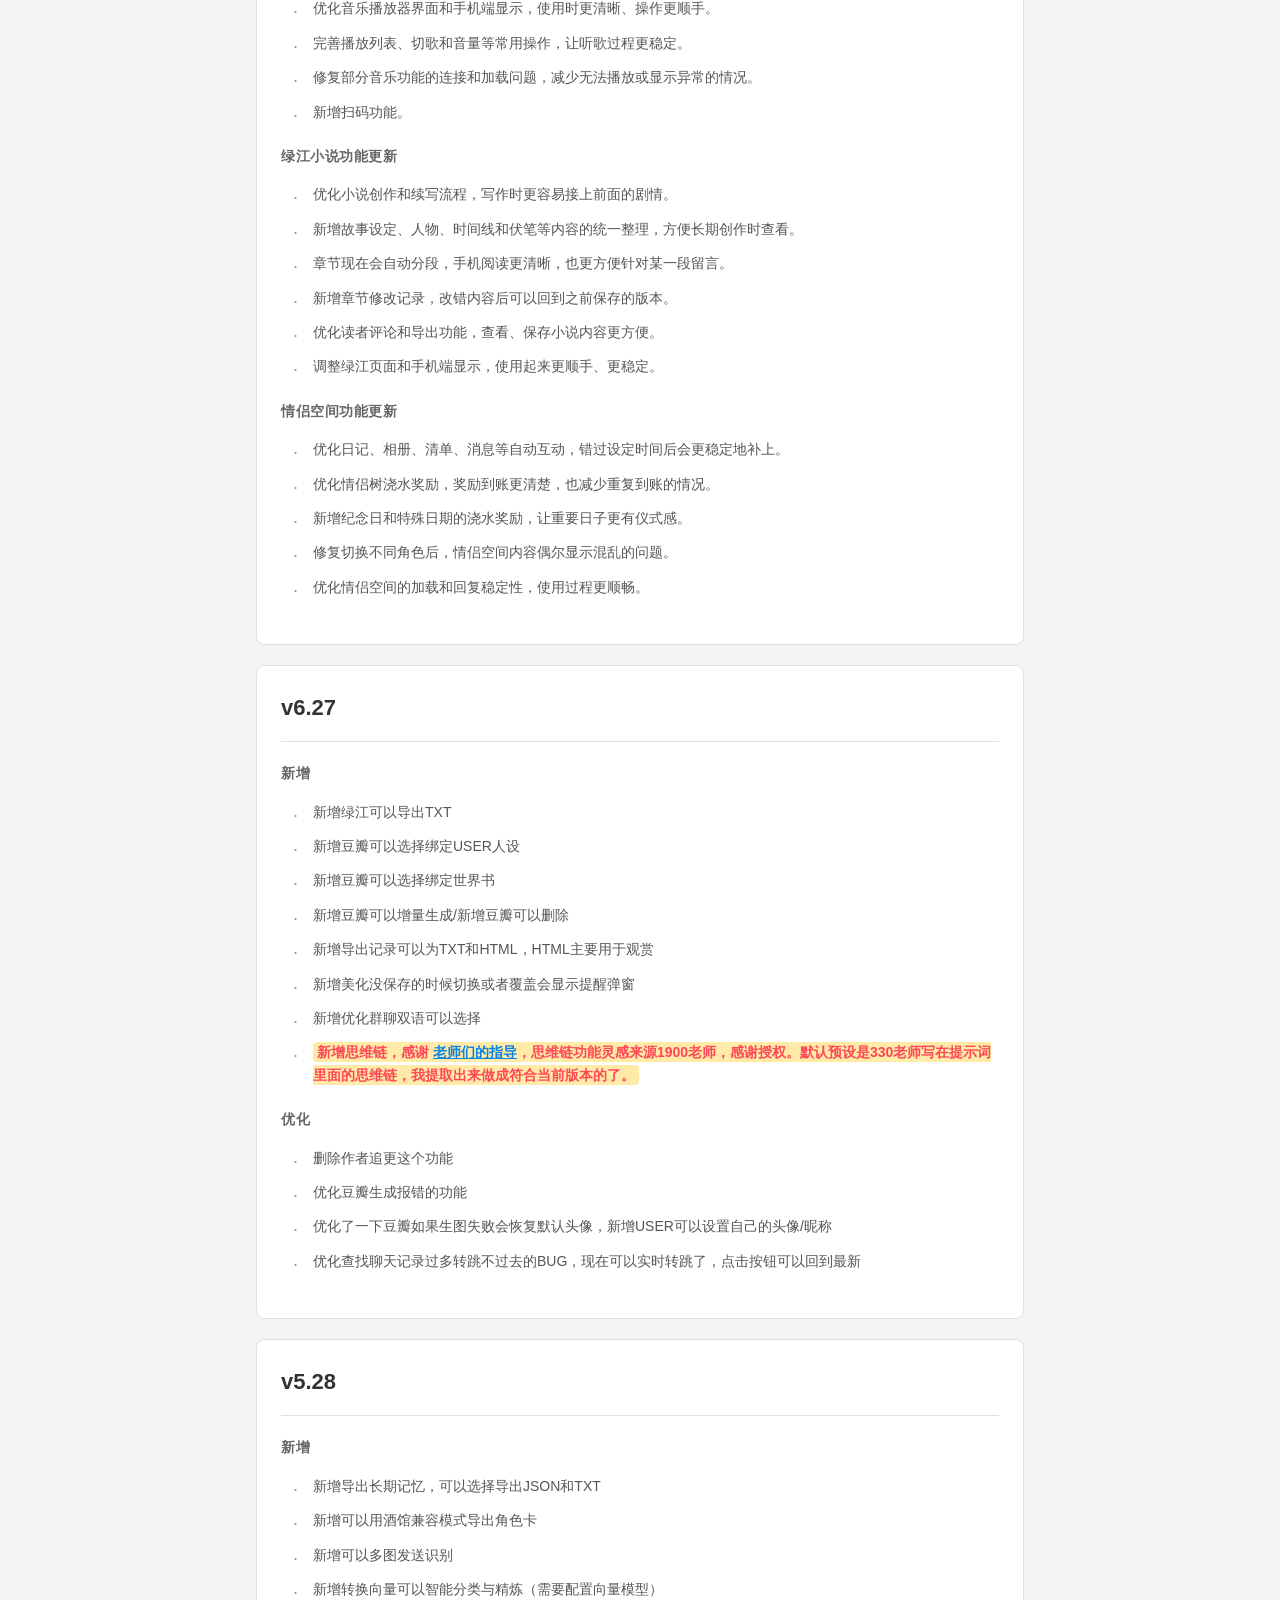
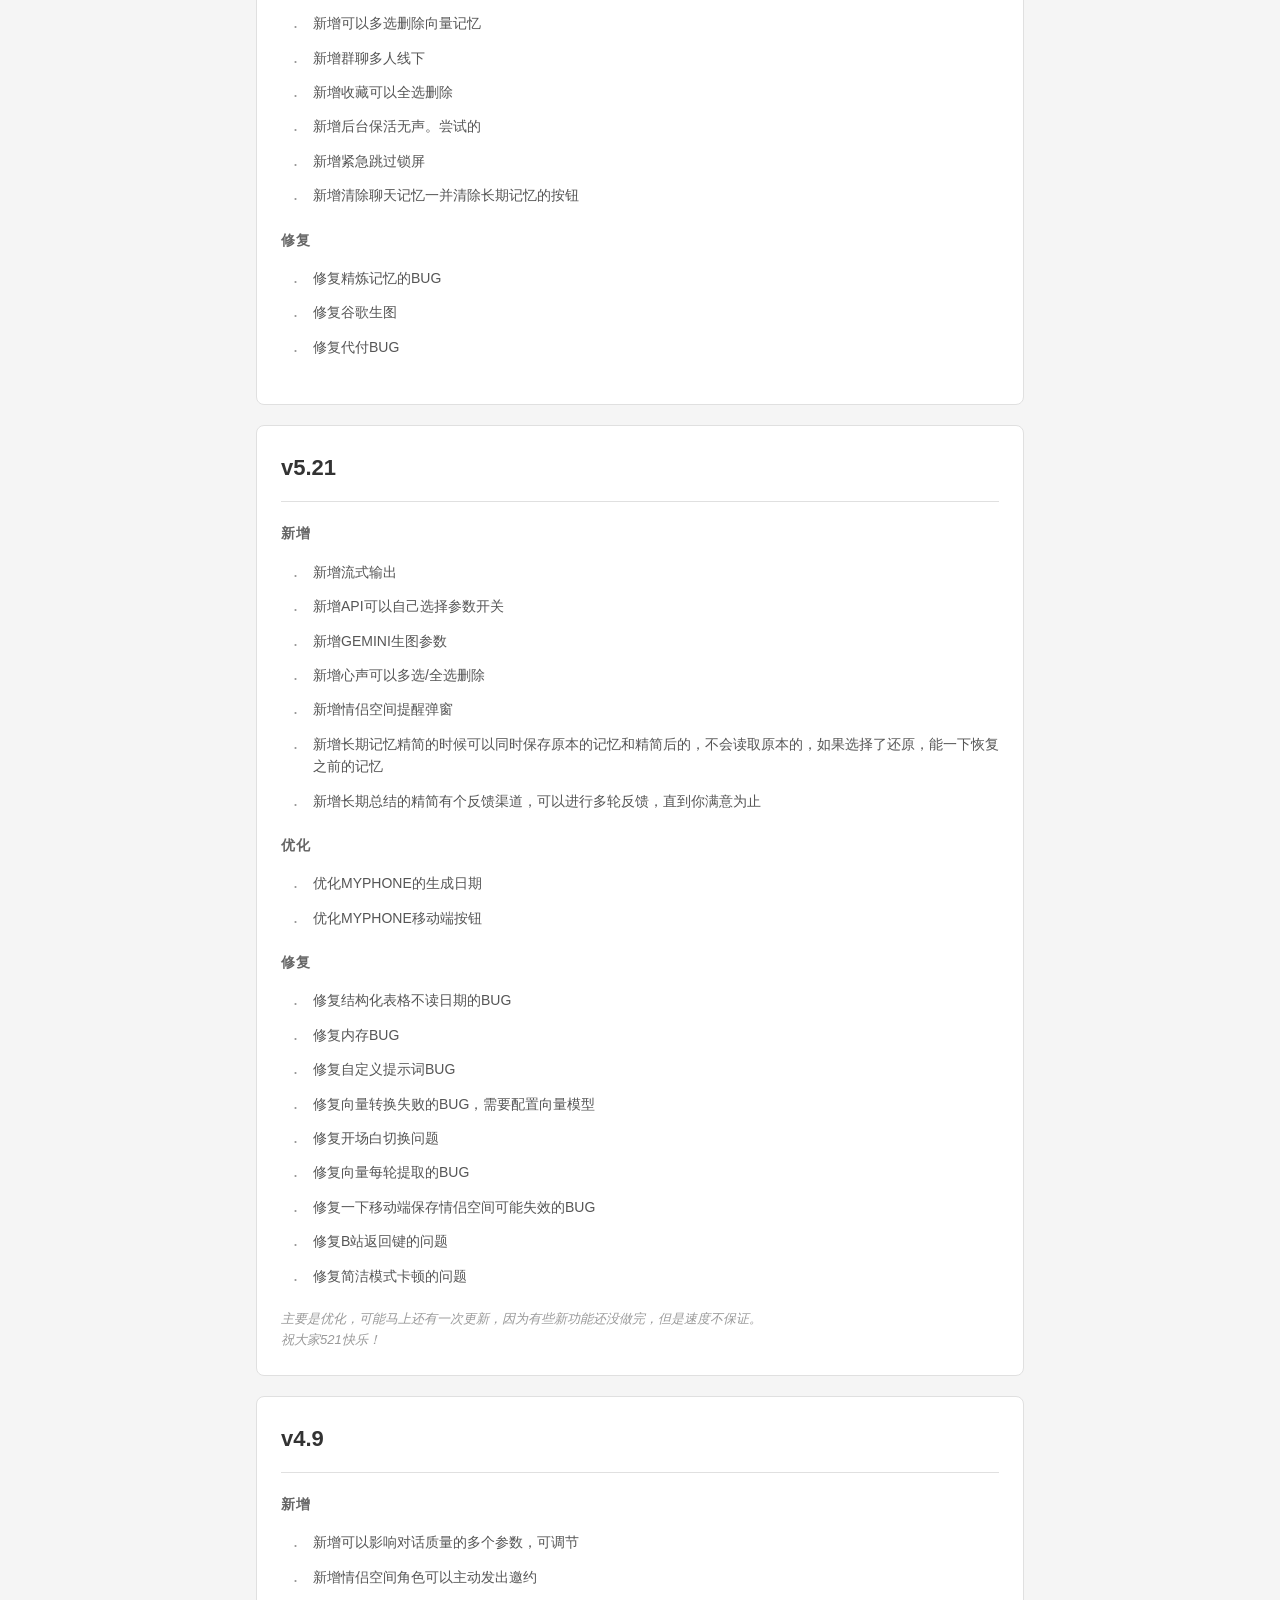
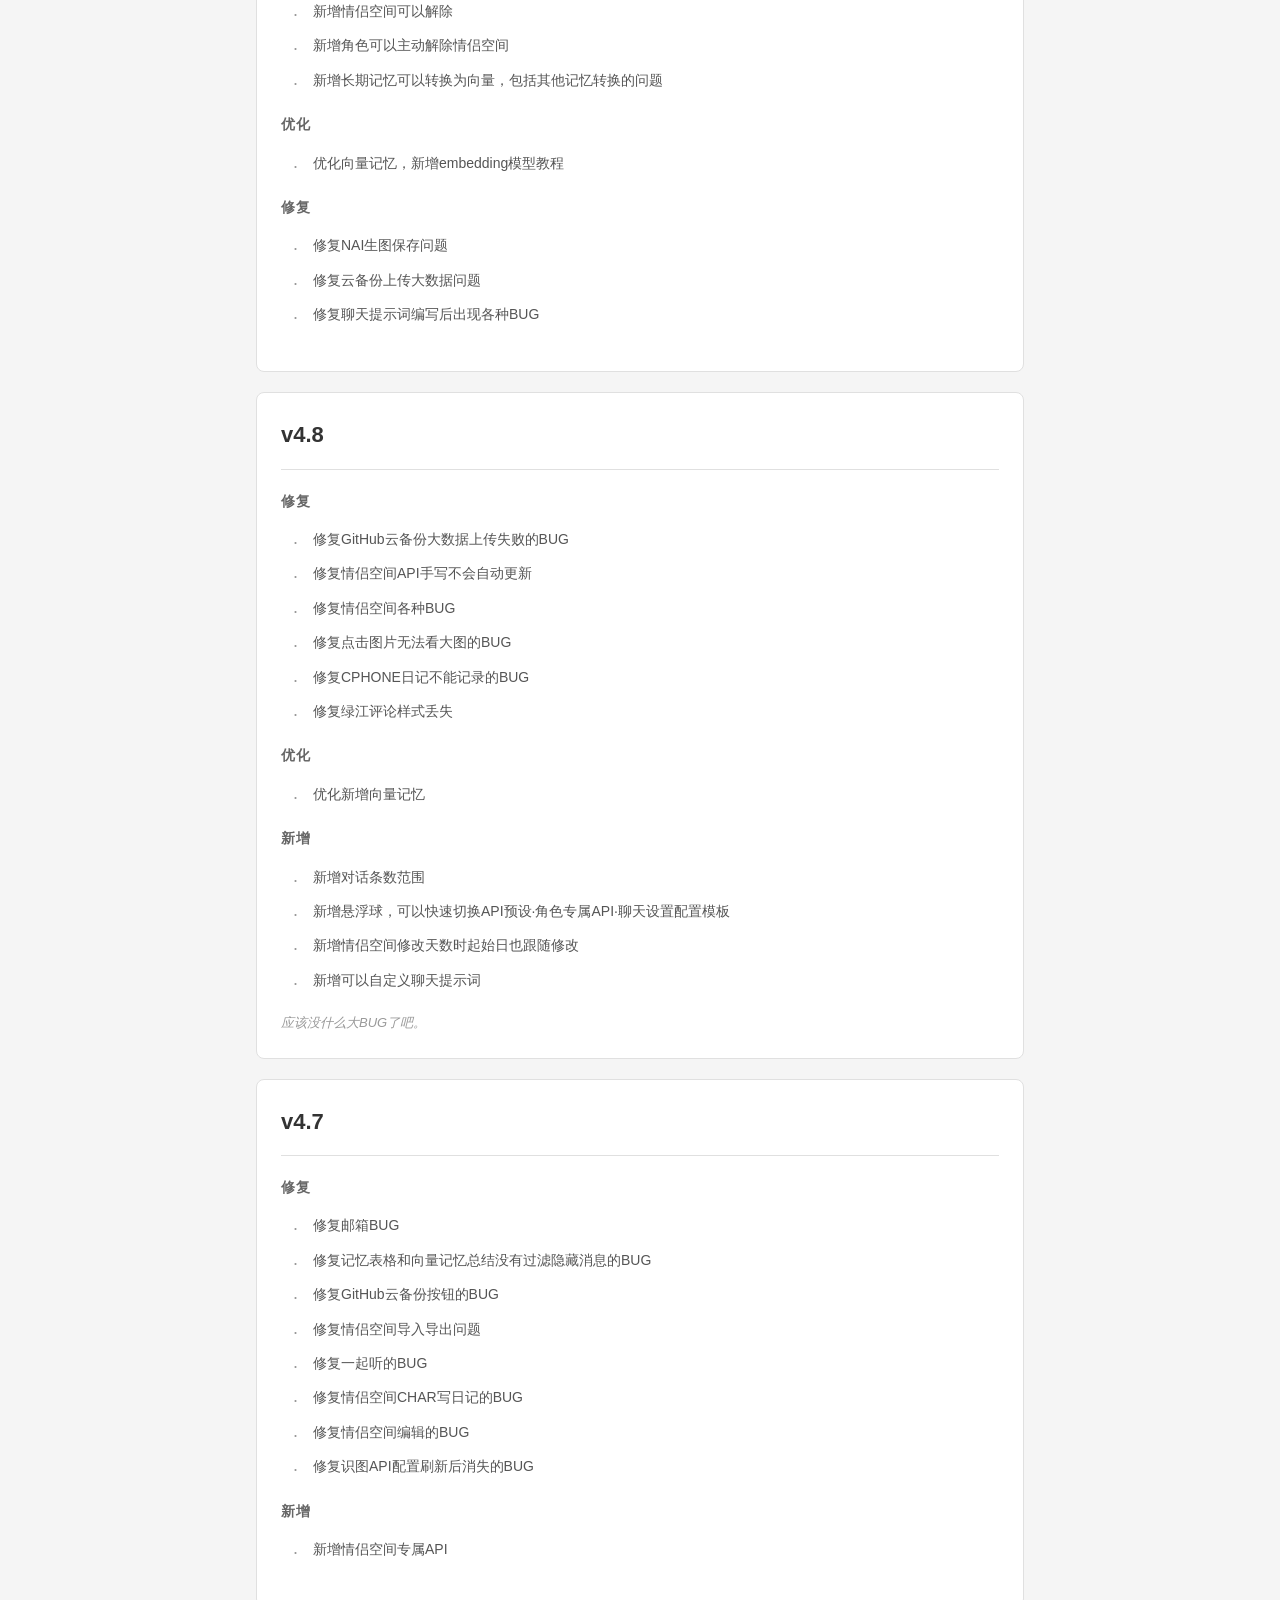
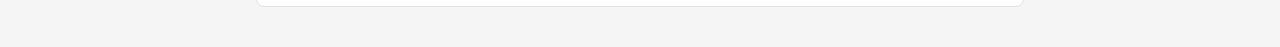
<file: update-log.html>
<!DOCTYPE html>
<html lang="zh-CN">
<head>
  <meta charset="UTF-8">
  <meta name="viewport" content="width=device-width, initial-scale=1.0">
  <title>更新日志</title>
  <style>
    * {
      margin: 0;
      padding: 0;
      box-sizing: border-box;
    }

    body {
      font-family: -apple-system, BlinkMacSystemFont, "Segoe UI", Roboto, "Helvetica Neue", Arial, sans-serif;
      background: var(--primary-bg, #f5f5f5);
      color: var(--text-color, #333);
      line-height: 1.6;
    }

    .header {
      position: sticky;
      top: 0;
      background: var(--primary-bg, #fff);
      border-bottom: 1px solid var(--border-color, #eee);
      padding: 12px 16px;
      display: flex;
      align-items: center;
      z-index: 100;
      box-shadow: 0 2px 4px rgba(0,0,0,0.05);
    }

    .back-btn {
      font-size: 28px;
      cursor: pointer;
      color: var(--text-color, #333);
      margin-right: 12px;
      line-height: 1;
    }

    .header-title {
      font-size: 17px;
      font-weight: 600;
      color: var(--text-color, #333);
    }

    .container {
      max-width: 800px;
      margin: 0 auto;
      padding: 20px 16px;
    }

    .notice {
      background: var(--primary-bg, #fff);
      border: 1px solid var(--border-color, #e0e0e0);
      padding: 20px;
      border-radius: 8px;
      margin-bottom: 24px;
      border-left: 4px solid var(--accent-color, #007AFF);
    }

    .notice h2 {
      font-size: 16px;
      margin-bottom: 12px;
      font-weight: 600;
      color: var(--text-color, #333);
    }

    .notice p {
      font-size: 14px;
      line-height: 1.8;
      color: var(--text-secondary, #666);
    }

    .version-card {
      background: var(--primary-bg, #fff);
      border: 1px solid var(--border-color, #e0e0e0);
      border-radius: 8px;
      padding: 24px;
      margin-bottom: 20px;
      transition: border-color 0.2s;
    }

    .version-card:hover {
      border-color: var(--accent-color, #007AFF);
    }

    .version-header {
      display: flex;
      align-items: center;
      margin-bottom: 20px;
      padding-bottom: 16px;
      border-bottom: 1px solid var(--border-color, #e0e0e0);
    }

    .version-number {
      font-size: 22px;
      font-weight: 600;
      color: var(--text-color, #333);
      margin-right: 12px;
    }

    .version-date {
      font-size: 13px;
      color: var(--text-secondary, #999);
    }

    .section {
      margin-bottom: 16px;
    }

    .section-title {
      font-size: 14px;
      font-weight: 600;
      color: var(--text-secondary, #666);
      margin-bottom: 10px;
      text-transform: uppercase;
      letter-spacing: 0.5px;
    }

    .item-list {
      list-style: none;
      padding-left: 12px;
    }

    .item-list li {
      padding: 6px 0;
      padding-left: 20px;
      position: relative;
      font-size: 14px;
      color: var(--text-color, #555);
    }

    .item-list li::before {
      content: '·';
      position: absolute;
      left: 0;
      color: var(--text-secondary, #999);
      font-size: 18px;
    }

    @media (max-width: 600px) {
      .container {
        padding: 16px 12px;
      }

      .version-card {
        padding: 16px;
      }

      .version-number {
        font-size: 20px;
      }
    }
  </style>
</head>
<body>
  <div class="header">
    <span class="back-btn" onclick="history.back()">‹</span>
    <span class="header-title">更新日志</span>
  </div>

  <div class="container">
    <div class="notice">
      <h2>关于更新日志</h2>
      <p>之前有人建议我把330的更新日志做个日志放上去，问题是我的更新日志文件因为换电脑不慎丢失了，所以更新日志从本次（明天）更新后开始记录。</p>
      <p>另有一部分功能更新因忘记记录而遗失，未能完整列入本页，敬请谅解。</p>
    </div>

    <!-- 9.23 版本 -->
    <div class="version-card">
      <div class="version-header">
        <span class="version-number">v9.23</span>
        <span class="version-date">最新版本</span>
      </div>

      <div class="section">
        <div class="section-title new">新增与完善</div>
        <ul class="item-list">
          <li>新增自由布局，支持自定义小组件。</li>
          <li>补充教程 App 的内容。</li>
        </ul>
      </div>

      <div class="section">
        <div class="section-title fix">问题修复</div>
        <ul class="item-list">
          <li>修复返回按钮位置偏下、从聊天设置返回后页面渲染异常的问题。</li>
          <li>修复图标被覆盖的问题。更新后需重新设置一次，后续不会再被覆盖。</li>
          <li>修复线下预设重复发送、API 保存失败的问题。</li>
          <li>修复朋友圈在夜间模式下变白的问题。</li>
          <li>修复 MCP 及类似 App 在 iOS 上的安全区适配问题。</li>
          <li>修复联机相关问题。</li>
        </ul>
      </div>
    </div>

    <!-- 9.18 版本 -->
    <div class="version-card">
      <div class="version-header">
        <span class="version-number">v9.18</span>
      </div>

      <div class="section">
        <div class="section-title optimize">稳定性与体验优化</div>
        <ul class="item-list">
          <li>修复简洁 API 模式及部分美化场景下的卡顿问题，优化整体使用流畅度。</li>
          <li>修复心声中 HTML / CSS 内容较多时可能导致页面卡顿的问题。</li>
          <li>优化番茄钟功能及部分交互体验。</li>
          <li>优化部分页面 UI 与移动端使用体验，包括弹窗、安全区域及不同屏幕尺寸下的显示。</li>
          <li>优化部分公共组件、语言设置、时间感知、角色关系及提示词相关模块，减少不同功能之间互相影响的问题。</li>
        </ul>
      </div>

      <div class="section">
        <div class="section-title new">新增功能</div>
        <ul class="item-list">
          <li>新增真实语音发送与语音对话功能，安卓设备同样可以使用。</li>
          <li>新增「小火人 / 火花」互动功能。</li>
          <li>新增提示词分层管理：可按用途拆分管理，编辑和查找更加方便，并支持更清晰地控制提示词作用范围。分层设计灵感来源于 <strong>1900老师</strong>，感谢分享与授权。</li>
          <li>邮件系统新增向陌生人发送邮件、邮件回信及主动发送信件功能。</li>
          <li>备份与记忆管理新增独立的「分类备份」入口、记忆导出类型选择及记忆单独导入功能。</li>
        </ul>
      </div>

      <div class="section">
        <div class="section-title optimize">备份、记忆与双语优化</div>
        <ul class="item-list">
          <li>修复分类备份相关 BUG。</li>
          <li>优化向量记忆与结构化记忆，修复部分记忆处理异常，优化记忆写入、读取及转换流程，提升大量记忆情况下的稳定性。</li>
          <li>优化向量记忆的多语言兼容，更好地处理不同语言的记忆内容。</li>
          <li>全面优化双语功能：可分别设置原文输出与翻译方式，可自由开启或关闭双语，并支持在高级设置中自定义双语提示词。</li>
          <li>优化时间感知，改进角色对当前时间、日期及时间变化的理解，并优化相关时间信息的注入与处理。</li>
        </ul>
      </div>

      <div class="section">
        <div class="section-title fix">问题修复</div>
        <ul class="item-list">
          <li>修复酒馆角色卡导入世界书时，默认关闭的世界书条目可能丢失的问题。</li>
          <li>修复导入书籍时部分书名出现乱码的问题。</li>
          <li>修复部分情况下旁白内容被错误识别成角色本人发言的问题。</li>
        </ul>
      </div>

      <div class="section">
        <div class="section-title optimize">邮件、世界书与 iOS 适配</div>
        <ul class="item-list">
          <li>优化邮件往来及相关交互逻辑。</li>
          <li>优化世界书页面显示与操作体验，调整列表、编辑页面和部分按钮样式。</li>
          <li>进一步适配 iOS 安全区与动态视口：优化顶部、底部安全区域及键盘弹出后的页面高度处理，减少部分 iPhone / iOS 页面被遮挡或弹窗超出屏幕的问题。</li>
        </ul>
      </div>

      <div class="section">
        <div class="section-title new">情侣空间</div>
        <ul class="item-list">
          <li>新增历史奖励检查：可以检查情侣树历史记录中可能缺失的奖励。</li>
          <li>修复前会先进行预览，不会直接修改数据，可逐条确认需要修复的记录。</li>
          <li>避免历史奖励被重复补发。</li>
        </ul>
      </div>

      <div class="section">
        <div class="section-title">致谢与第三方引用</div>
        <ul class="item-list">
          <li>感谢 <strong>穗穗 / 笨蛋小姐</strong> 提供及公开分享的相关代码与实现思路。本次参考并结合当前版本进行了适配，包括情侣空间、iOS 安全区、语音电话、本地音乐资源处理等部分内容。由于涉及内容较多，具体引用范围及来源请前往「引用第三方」查看。</li>
        </ul>
      </div>

      <p style="margin-top: 16px; font-size: 13px; color: var(--text-secondary, #999); font-style: italic;">本次更新涉及内容较多，如果出现遗漏或异常欢迎反馈。</p>
    </div>

    <!-- 9.4 版本 -->
    <div class="version-card">
      <div class="version-header">
        <span class="version-number">v9.4</span>
      </div>

      <div class="section">
        <div class="section-title new">GPT 生图功能</div>
        <ul class="item-list">
          <li>新增 GPT 生图功能，可在设置中单独开启和配置。</li>
          <li>支持填写自己的 API 地址、API Key 和模型名称。</li>
          <li>可选择图片尺寸、生成质量、输出格式、背景是否透明、内容过滤强度和附加提示词。</li>
          <li>支持直接测试生成，方便确认配置是否可用。</li>
          <li>角色现在可以在私聊、群聊、线下互动中发送 GPT 生成的图片。</li>
          <li>角色现在可以在动态中发布 GPT 生成的图片。</li>
          <li>GPT 图片支持在聊天中查看、下载、重新生成、转发，也会正常显示在聊天列表和图片图库里。</li>
          <li>手动编辑消息时，新增“谷歌图”和“GPT 图”格式快捷按钮。</li>
        </ul>
      </div>

      <div class="section">
        <div class="section-title optimize">图片功能优化</div>
        <ul class="item-list">
          <li>优化图片转发，NovelAI、谷歌生图和 GPT 生图转发后会保留图片和提示词，不再容易只剩下空内容。</li>
          <li>优化图片图库和动态中的图片显示，减少特殊文字或链接导致图片显示异常的情况。</li>
          <li>优化谷歌生图的模型获取，只显示可实际用于生成图片的模型，减少选到无效模型的情况。</li>
          <li>优化谷歌生图请求方式，提高部分配置下获取模型和生成图片的成功率。</li>
          <li>NovelAI 生图及测试新增超时提醒：等待超过 3 分钟会提示检查网络或稍后再试，避免一直无反应。</li>
          <li>优化 NovelAI 图片生成流程，部分场景下角色发送 NovelAI 图片会更稳定。</li>
        </ul>
      </div>

      <div class="section">
        <div class="section-title optimize">音乐功能补充优化</div>
        <ul class="item-list">
          <li>优化播放器控制栏，顺序播放、随机播放、单曲循环、上一首、下一首等按钮改为更直观的图标显示。</li>
          <li>优化深色模式下的音乐播放器显示，按钮和文字更清晰。</li>
          <li>优化播放列表顶部布局，把上传、批量管理、歌单管理、音乐账号、清理失效歌曲等操作收进“更多”菜单，页面更整洁。</li>
          <li>新增网络音频批量导入：可一次粘贴多行链接，也支持“歌名、歌手、链接”的格式。</li>
          <li>优化本地音乐批量导入：一次选择多首歌时会自动从文件名识别歌名和歌手，不再逐首弹窗询问。</li>
          <li>优化单首音乐添加流程，添加完成后提示更简洁。</li>
          <li>优化本地歌曲保存：未配置上传服务时会直接保存在本地；上传失败时会自动改为本地保存，减少导入失败。</li>
          <li>优化空播放列表时的提示方式，不再弹出突兀的系统提示。</li>
        </ul>
      </div>

      <div class="section">
        <div class="section-title optimize">聊天与使用稳定性</div>
        <ul class="item-list">
          <li>优化聊天列表，点击整条聊天记录都可以进入对话，不必只点文字区域。</li>
          <li>修复长按聊天或消息后又误触普通点击的问题，长按操作更稳定。</li>
          <li>优化部分功能页面的加载处理，页面尚未加载完成时，不容易因为按钮找不到而影响其他功能使用。</li>
          <li>优化图片消息的显示处理，减少特殊内容造成图片卡片显示异常的情况。</li>
          <li>优化自动相册定时任务的启动位置，情侣空间自动生成相册的功能会更稳定。</li>
        </ul>
      </div>

      <div class="section">
        <div class="section-title">致谢与第三方引用</div>
        <ul class="item-list">
          <li>角色手机与“我的手机”播放器中的本地歌曲 Blob URL 回收逻辑，参考并改写自穗穗 / 笨蛋小姐的 <a href="https://github.com/yxlforever/YYY/commit/ece2d6bec633ced55c89af3871f96c97ebf3aa7e" target="_blank" rel="noopener noreferrer">yxlforever/YYY ece2d6b 提交</a>。感谢作者的公开分享。</li>
          <li>语音通话持久化与资源治理、事件防重、API 历史兼容、iOS 安全区和启动装配思路，分别参考并按当前项目结构改写自 <a href="https://github.com/yxlforever/YYY" target="_blank" rel="noopener noreferrer">yxlforever/YYY</a> 的相关提交及 <a href="https://github.com/wq70/xinyuan330/pull/1" target="_blank" rel="noopener noreferrer">xinyuan330 PR #1</a>；具体提交与采用范围见《致谢与第三方引用说明》。</li>
          <li>情侣树历史缺失奖励仅生成预览清单，逐条显示建议金额、钱包和树累计影响；只有用户单独确认后才修正，并防止重复补发。</li>
        </ul>
      </div>
    </div>

    <!-- 8.31 版本 -->
    <div class="version-card">
      <div class="version-header">
        <span class="version-number">v8.31</span>
      </div>

      <div class="section">
        <div class="section-title optimize">回复与整体体验</div>
        <ul class="item-list">
          <li>优化后台保活，切换应用或页面暂停时，回复任务更不容易丢失。</li>
          <li>新增回复恢复功能，遇到刷新或意外中断时，可以继续生成回复。</li>
          <li>新增回复完成通知，回复完成后可以及时收到提醒。</li>
          <li>优化页面打开和加载方式，直接打开首页也可以正常使用。</li>
          <li>优化整体运行的稳定性和流畅度。</li>
        </ul>
      </div>

      <div class="section">
        <div class="section-title new">MCP 功能</div>
        <ul class="item-list">
          <li>新增 MCP 功能中心，可连接和管理自己的外部工具服务。</li>
          <li>支持添加、测试和查看 MCP 连接状态，使用起来更方便。</li>
          <li>可查看已连接服务提供的功能，并直接进行调用。</li>
          <li>新增连接记录，方便回看最近的使用情况和问题。</li>
          <li>优化页面界面和整体操作流畅度。</li>
        </ul>
      </div>

      <div class="section">
        <div class="section-title optimize">思维链功能</div>
        <ul class="item-list">
          <li>优化思维链预设管理，新增复制、重命名和撤销修改功能。</li>
          <li>新增未保存提醒，切换预设时不容易误删正在修改的内容。</li>
          <li>新增思考内容识别设置，可根据不同模型调整开始和结束标记。</li>
          <li>新增提示词插入位置、聊天深度和顺序设置，使用方式更加灵活。</li>
          <li>新增最终效果预览和提取规则测试，保存前就能检查设置是否正确。</li>
          <li>优化手机窄屏和深色模式下的显示效果，并提升回复内容显示的稳定性。</li>
        </ul>
      </div>
    </div>

    <!-- 9.1 版本 -->
    <div class="version-card">
      <div class="version-header">
        <span class="version-number">v9.1</span>
      </div>

      <div class="section">
        <div class="section-title new">音乐功能更新</div>
        <ul class="item-list">
          <li>新增在线音乐服务支持，可以更方便地搜索和播放音乐。</li>
          <li>优化音乐播放器界面和手机端显示，使用时更清晰、操作更顺手。</li>
          <li>完善播放列表、切歌和音量等常用操作，让听歌过程更稳定。</li>
          <li>修复部分音乐功能的连接和加载问题，减少无法播放或显示异常的情况。</li>
          <li>新增扫码功能。</li>
        </ul>
      </div>

      <div class="section">
        <div class="section-title new">绿江小说功能更新</div>
        <ul class="item-list">
          <li>优化小说创作和续写流程，写作时更容易接上前面的剧情。</li>
          <li>新增故事设定、人物、时间线和伏笔等内容的统一整理，方便长期创作时查看。</li>
          <li>章节现在会自动分段，手机阅读更清晰，也更方便针对某一段留言。</li>
          <li>新增章节修改记录，改错内容后可以回到之前保存的版本。</li>
          <li>优化读者评论和导出功能，查看、保存小说内容更方便。</li>
          <li>调整绿江页面和手机端显示，使用起来更顺手、更稳定。</li>
        </ul>
      </div>

      <div class="section">
        <div class="section-title optimize">情侣空间功能更新</div>
        <ul class="item-list">
          <li>优化日记、相册、清单、消息等自动互动，错过设定时间后会更稳定地补上。</li>
          <li>优化情侣树浇水奖励，奖励到账更清楚，也减少重复到账的情况。</li>
          <li>新增纪念日和特殊日期的浇水奖励，让重要日子更有仪式感。</li>
          <li>修复切换不同角色后，情侣空间内容偶尔显示混乱的问题。</li>
          <li>优化情侣空间的加载和回复稳定性，使用过程更顺畅。</li>
        </ul>
      </div>
    </div>

    <!-- 6.27 版本 -->
    <div class="version-card">
      <div class="version-header">
        <span class="version-number">v6.27</span>
      </div>

      <div class="section">
        <div class="section-title new">新增</div>
        <ul class="item-list">
          <li>新增绿江可以导出TXT</li>
          <li>新增豆瓣可以选择绑定USER人设</li>
          <li>新增豆瓣可以选择绑定世界书</li>
          <li>新增豆瓣可以增量生成/新增豆瓣可以删除</li>
          <li>新增导出记录可以为TXT和HTML，HTML主要用于观赏</li>
          <li>新增美化没保存的时候切换或者覆盖会显示提醒弹窗</li>
          <li>新增优化群聊双语可以选择</li>
          <li><span style="color: #ff4757; font-weight: bold; background: #ffeaa7; padding: 2px 4px; border-radius: 4px;">新增思维链，感谢 <a href="https://discord.com/channels/1291925535324110879/1436589419074424882" target="_blank" style="color: #0984e3; text-decoration: underline;">老师们的指导</a>，思维链功能灵感来源1900老师，感谢授权。默认预设是330老师写在提示词里面的思维链，我提取出来做成符合当前版本的了。</span></li>
        </ul>
      </div>

      <div class="section">
        <div class="section-title optimize">优化</div>
        <ul class="item-list">
          <li>删除作者追更这个功能</li>
          <li>优化豆瓣生成报错的功能</li>
          <li>优化了一下豆瓣如果生图失败会恢复默认头像，新增USER可以设置自己的头像/昵称</li>
          <li>优化查找聊天记录过多转跳不过去的BUG，现在可以实时转跳了，点击按钮可以回到最新</li>
        </ul>
      </div>
    </div>

    <!-- 5.28 版本 -->
    <div class="version-card">
      <div class="version-header">
        <span class="version-number">v5.28</span>
      </div>

      <div class="section">
        <div class="section-title new">新增</div>
        <ul class="item-list">
          <li>新增导出长期记忆，可以选择导出JSON和TXT</li>
          <li>新增可以用酒馆兼容模式导出角色卡</li>
          <li>新增可以多图发送识别</li>
          <li>新增转换向量可以智能分类与精炼（需要配置向量模型）</li>
          <li>新增可以多选删除向量记忆</li>
          <li>新增群聊多人线下</li>
          <li>新增收藏可以全选删除</li>
          <li>新增后台保活无声。尝试的</li>
          <li>新增紧急跳过锁屏</li>
          <li>新增清除聊天记忆一并清除长期记忆的按钮</li>
        </ul>
      </div>

      <div class="section">
        <div class="section-title fix">修复</div>
        <ul class="item-list">
          <li>修复精炼记忆的BUG</li>
          <li>修复谷歌生图</li>
          <li>修复代付BUG</li>
        </ul>
      </div>
    </div>

    <!-- 5.21 版本 -->
    <div class="version-card">
      <div class="version-header">
        <span class="version-number">v5.21</span>
      </div>

      <div class="section">
        <div class="section-title new">新增</div>
        <ul class="item-list">
          <li>新增流式输出</li>
          <li>新增API可以自己选择参数开关</li>
          <li>新增GEMINI生图参数</li>
          <li>新增心声可以多选/全选删除</li>
          <li>新增情侣空间提醒弹窗</li>
          <li>新增长期记忆精简的时候可以同时保存原本的记忆和精简后的，不会读取原本的，如果选择了还原，能一下恢复之前的记忆</li>
          <li>新增长期总结的精简有个反馈渠道，可以进行多轮反馈，直到你满意为止</li>
        </ul>
      </div>

      <div class="section">
        <div class="section-title optimize">优化</div>
        <ul class="item-list">
          <li>优化MYPHONE的生成日期</li>
          <li>优化MYPHONE移动端按钮</li>
        </ul>
      </div>

      <div class="section">
        <div class="section-title fix">修复</div>
        <ul class="item-list">
          <li>修复结构化表格不读日期的BUG</li>
          <li>修复内存BUG</li>
          <li>修复自定义提示词BUG</li>
          <li>修复向量转换失败的BUG，需要配置向量模型</li>
          <li>修复开场白切换问题</li>
          <li>修复向量每轮提取的BUG</li>
          <li>修复一下移动端保存情侣空间可能失效的BUG</li>
          <li>修复B站返回键的问题</li>
          <li>修复简洁模式卡顿的问题</li>
        </ul>
      </div>
      
      <p style="margin-top: 16px; font-size: 13px; color: var(--text-secondary, #999); font-style: italic;">
        主要是优化，可能马上还有一次更新，因为有些新功能还没做完，但是速度不保证。<br>祝大家521快乐！
      </p>
    </div>

    <!-- 4.9 版本 -->
    <div class="version-card">
      <div class="version-header">
        <span class="version-number">v4.9</span>
      </div>

      <div class="section">
        <div class="section-title new">新增</div>
        <ul class="item-list">
          <li>新增可以影响对话质量的多个参数，可调节</li>
          <li>新增情侣空间角色可以主动发出邀约</li>
          <li>新增情侣空间可以解除</li>
          <li>新增角色可以主动解除情侣空间</li>
          <li>新增长期记忆可以转换为向量，包括其他记忆转换的问题</li>
        </ul>
      </div>

      <div class="section">
        <div class="section-title optimize">优化</div>
        <ul class="item-list">
          <li>优化向量记忆，新增embedding模型教程</li>
        </ul>
      </div>

      <div class="section">
        <div class="section-title fix">修复</div>
        <ul class="item-list">
          <li>修复NAI生图保存问题</li>
          <li>修复云备份上传大数据问题</li>
          <li>修复聊天提示词编写后出现各种BUG</li>
        </ul>
      </div>
    </div>

    <!-- 4.8 版本 -->
    <div class="version-card">
      <div class="version-header">
        <span class="version-number">v4.8</span>
      </div>

      <div class="section">
        <div class="section-title fix">修复</div>
        <ul class="item-list">
          <li>修复GitHub云备份大数据上传失败的BUG</li>
          <li>修复情侣空间API手写不会自动更新</li>
          <li>修复情侣空间各种BUG</li>
          <li>修复点击图片无法看大图的BUG</li>
          <li>修复CPHONE日记不能记录的BUG</li>
          <li>修复绿江评论样式丢失</li>
        </ul>
      </div>

      <div class="section">
        <div class="section-title optimize">优化</div>
        <ul class="item-list">
          <li>优化新增向量记忆</li>
        </ul>
      </div>

      <div class="section">
        <div class="section-title new">新增</div>
        <ul class="item-list">
          <li>新增对话条数范围</li>
          <li>新增悬浮球，可以快速切换API预设·角色专属API·聊天设置配置模板</li>
          <li>新增情侣空间修改天数时起始日也跟随修改</li>
          <li>新增可以自定义聊天提示词</li>
        </ul>
      </div>

      <p style="margin-top: 16px; font-size: 13px; color: var(--text-secondary, #999); font-style: italic;">
        应该没什么大BUG了吧。
      </p>
    </div>

    <!-- 4.7 版本 -->
    <div class="version-card">
      <div class="version-header">
        <span class="version-number">v4.7</span>
      </div>

      <div class="section">
        <div class="section-title fix">修复</div>
        <ul class="item-list">
          <li>修复邮箱BUG</li>
          <li>修复记忆表格和向量记忆总结没有过滤隐藏消息的BUG</li>
          <li>修复GitHub云备份按钮的BUG</li>
          <li>修复情侣空间导入导出问题</li>
          <li>修复一起听的BUG</li>
          <li>修复情侣空间CHAR写日记的BUG</li>
          <li>修复情侣空间编辑的BUG</li>
          <li>修复识图API配置刷新后消失的BUG</li>
        </ul>
      </div>

      <div class="section">
        <div class="section-title new">新增</div>
        <ul class="item-list">
          <li>新增情侣空间专属API</li>
        </ul>
      </div>
    </div>
  </div>

  <script>
    // 支持主题切换
    if (window.opener && window.opener.state && window.opener.state.globalSettings) {
      const theme = window.opener.state.globalSettings.theme || 'light';
      if (theme === 'dark') {
        document.documentElement.style.setProperty('--primary-bg', '#1a1a1a');
        document.documentElement.style.setProperty('--text-color', '#e0e0e0');
        document.documentElement.style.setProperty('--text-secondary', '#999');
        document.documentElement.style.setProperty('--border-color', '#333');
        document.documentElement.style.setProperty('--accent-color', '#0a84ff');
      }
    }
  </script>
</body>
</html>
</file>
